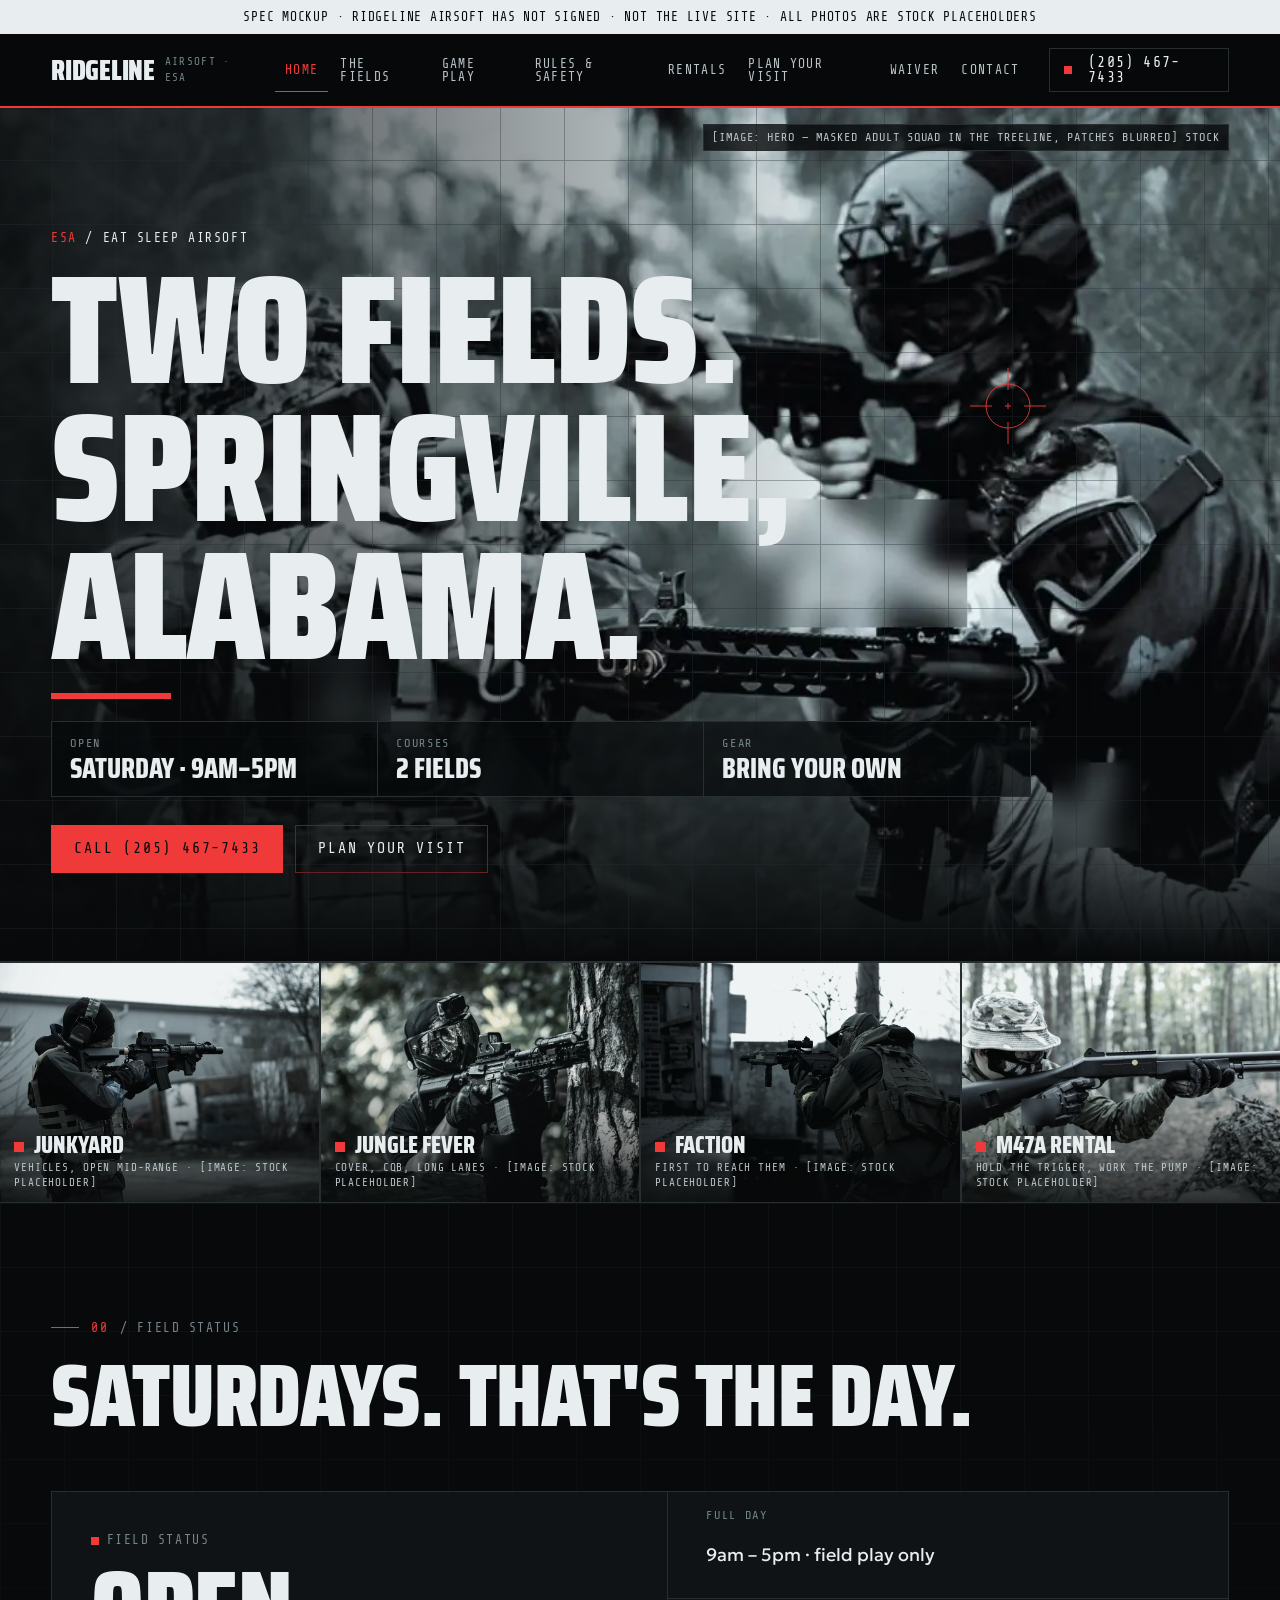
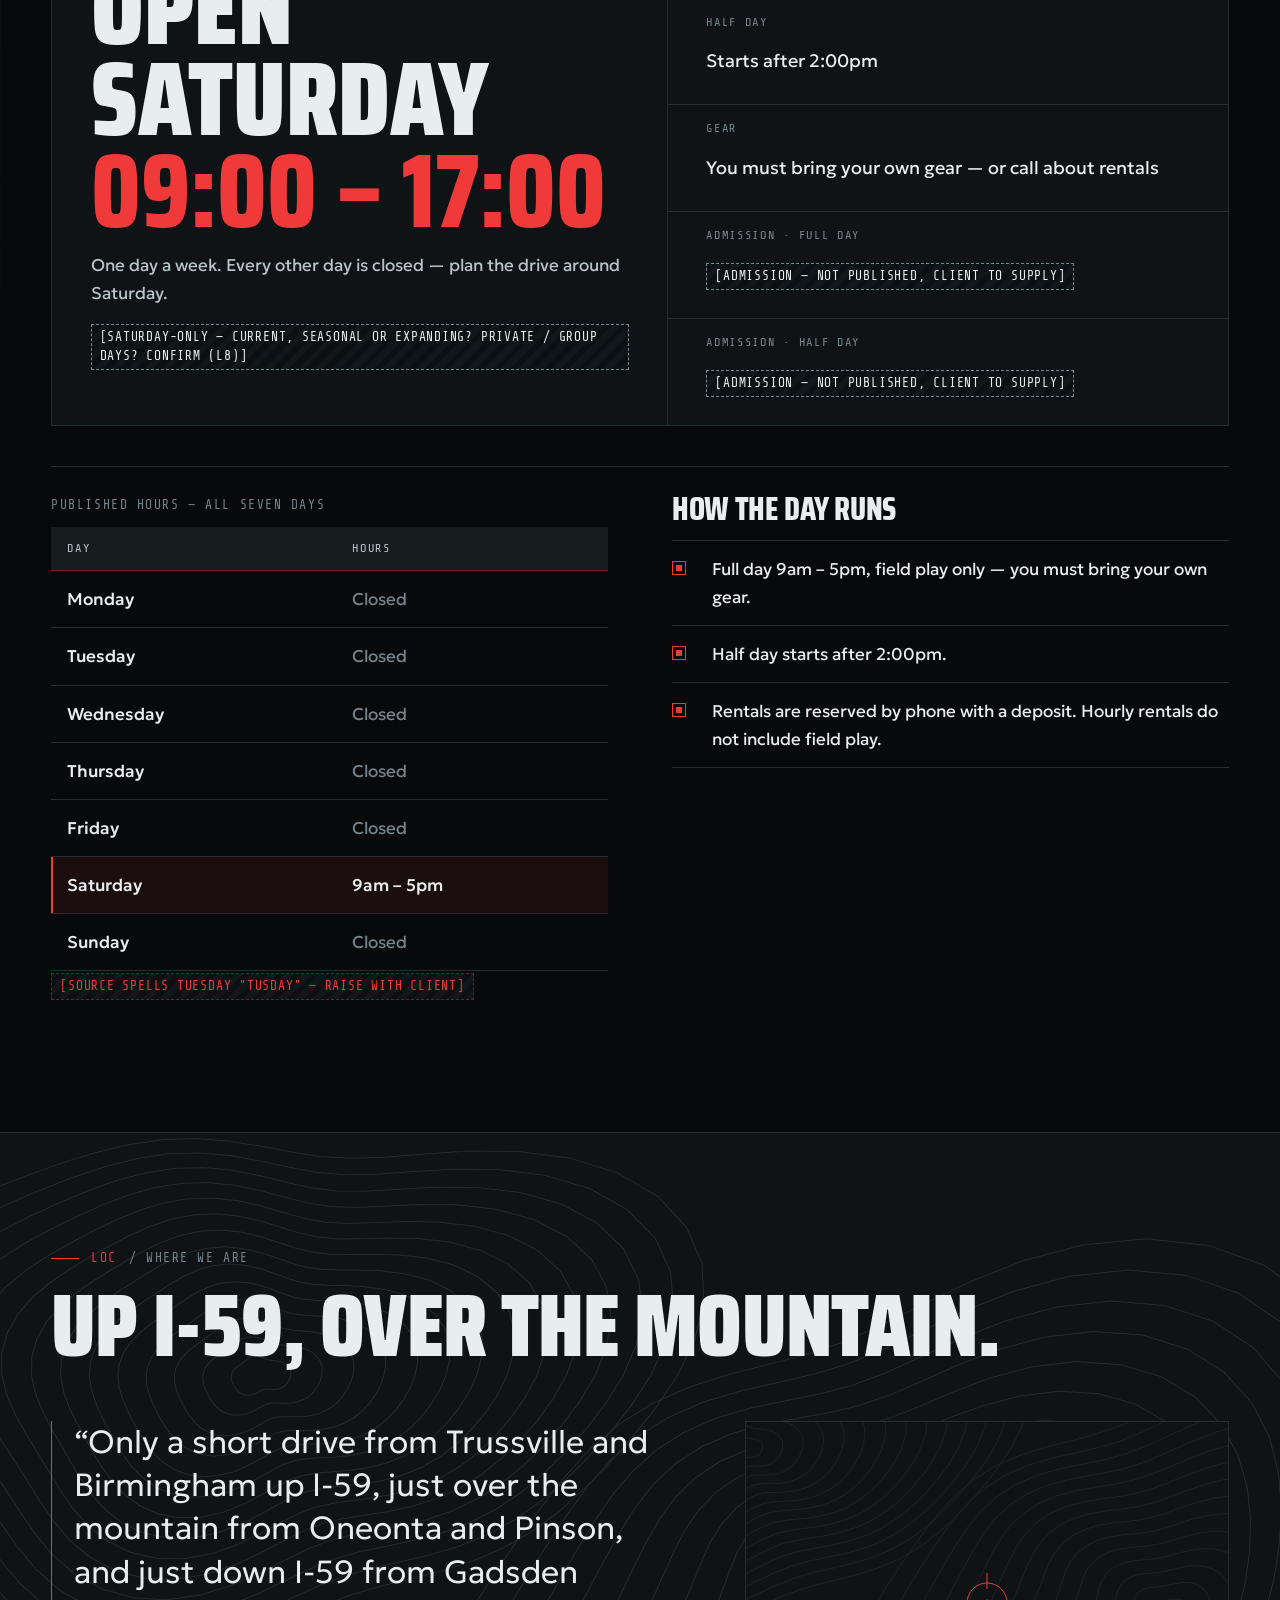
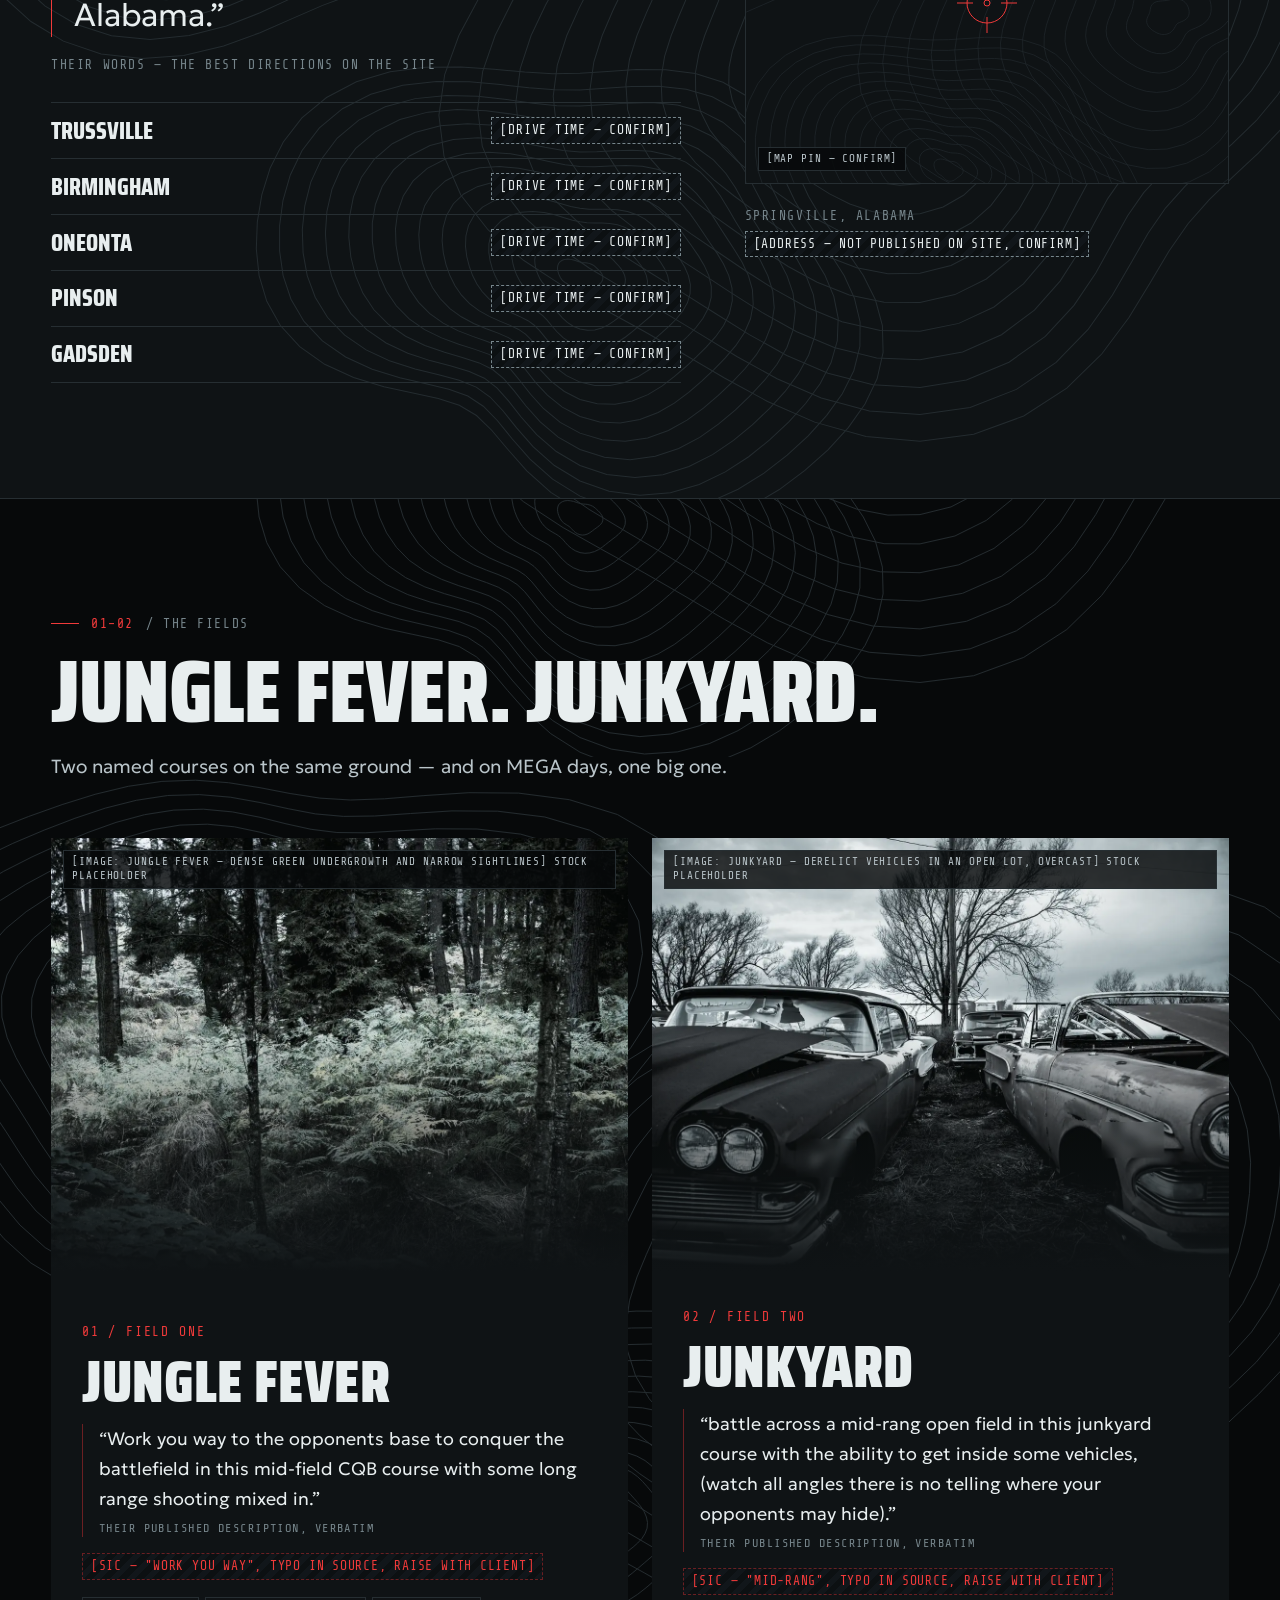
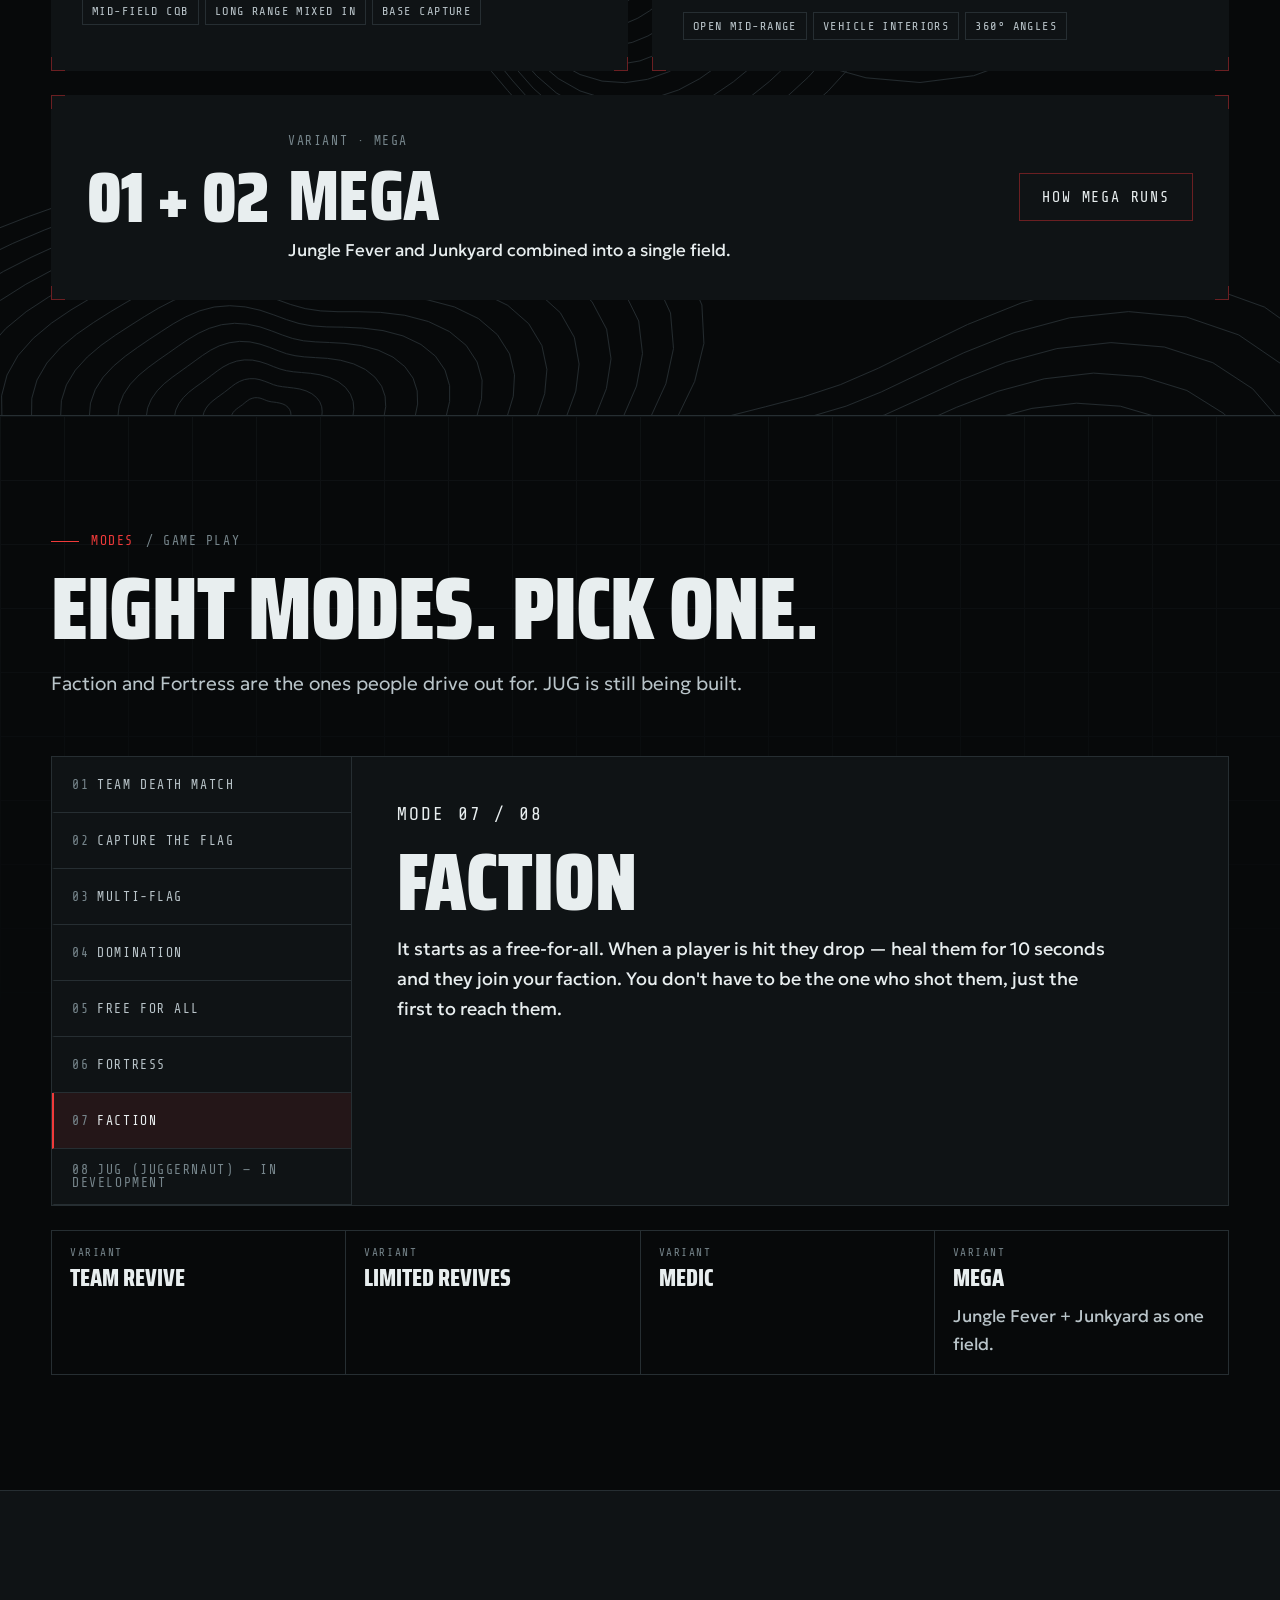
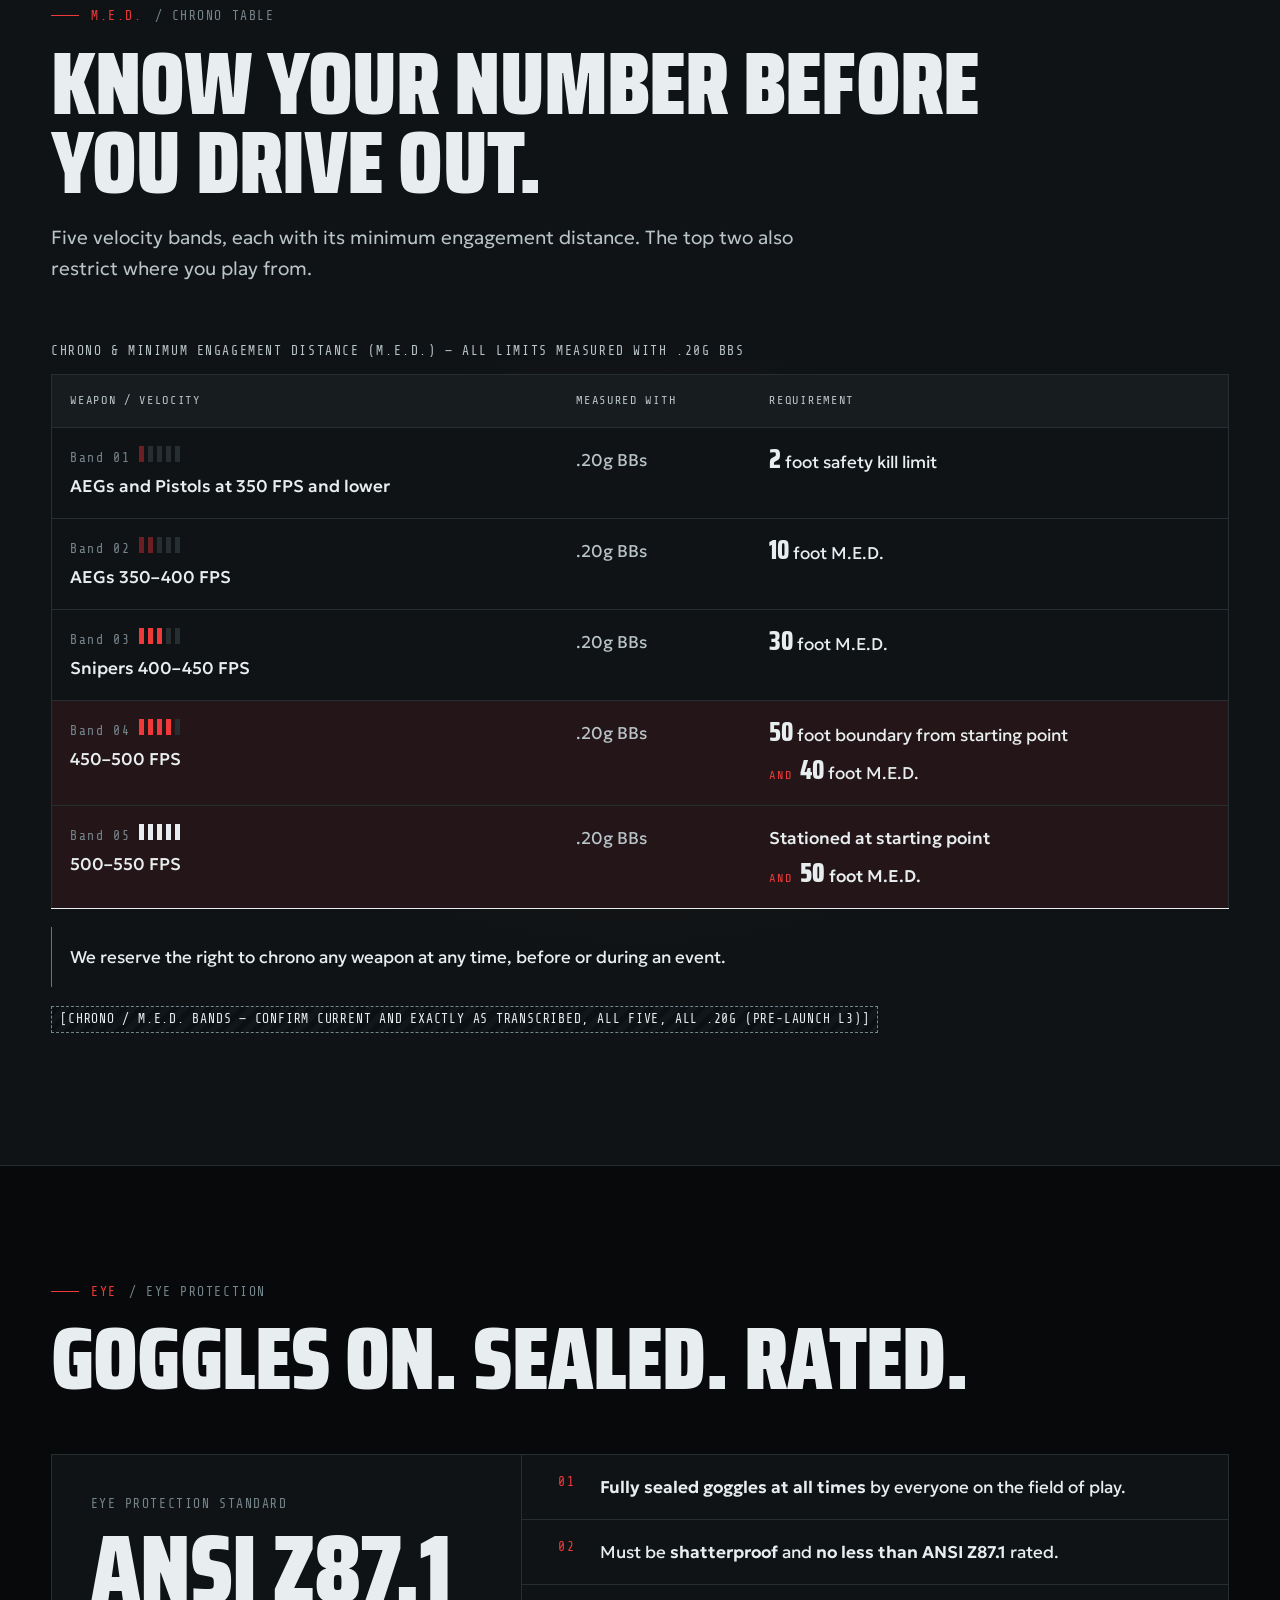
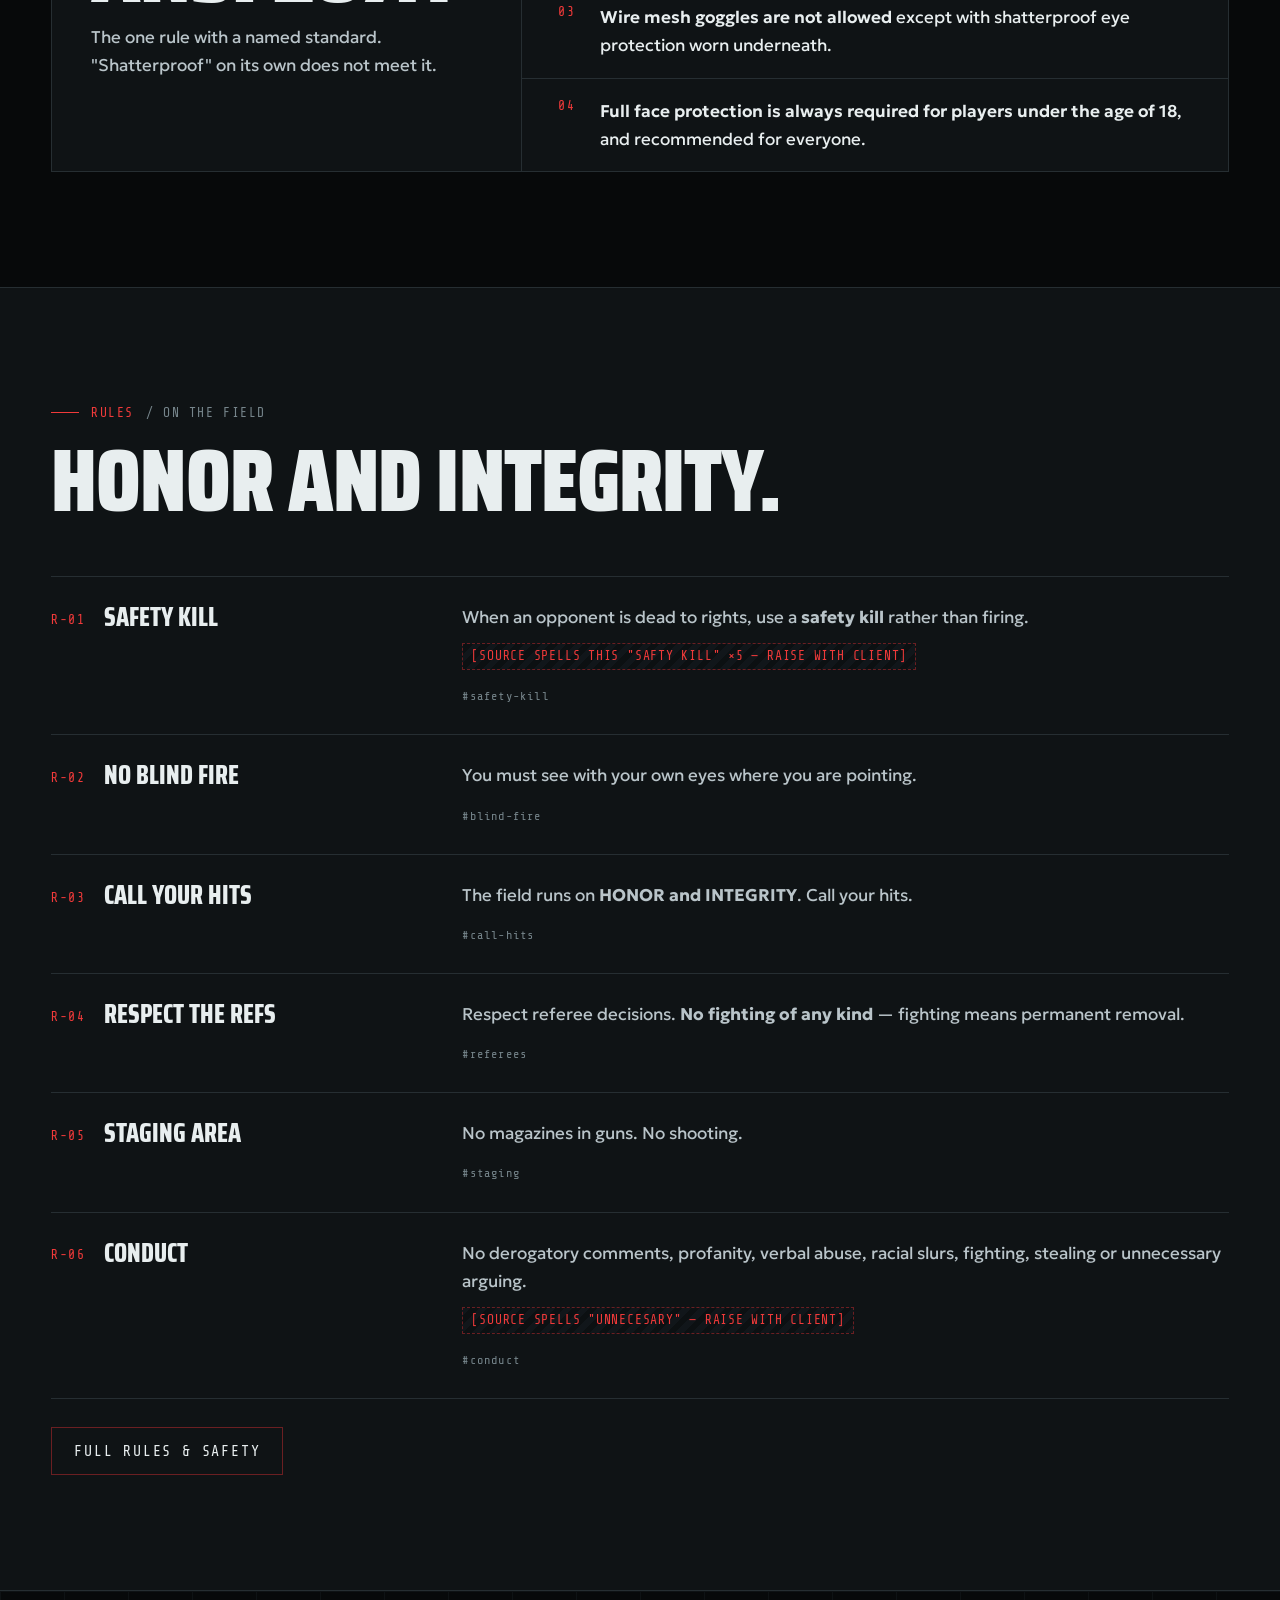
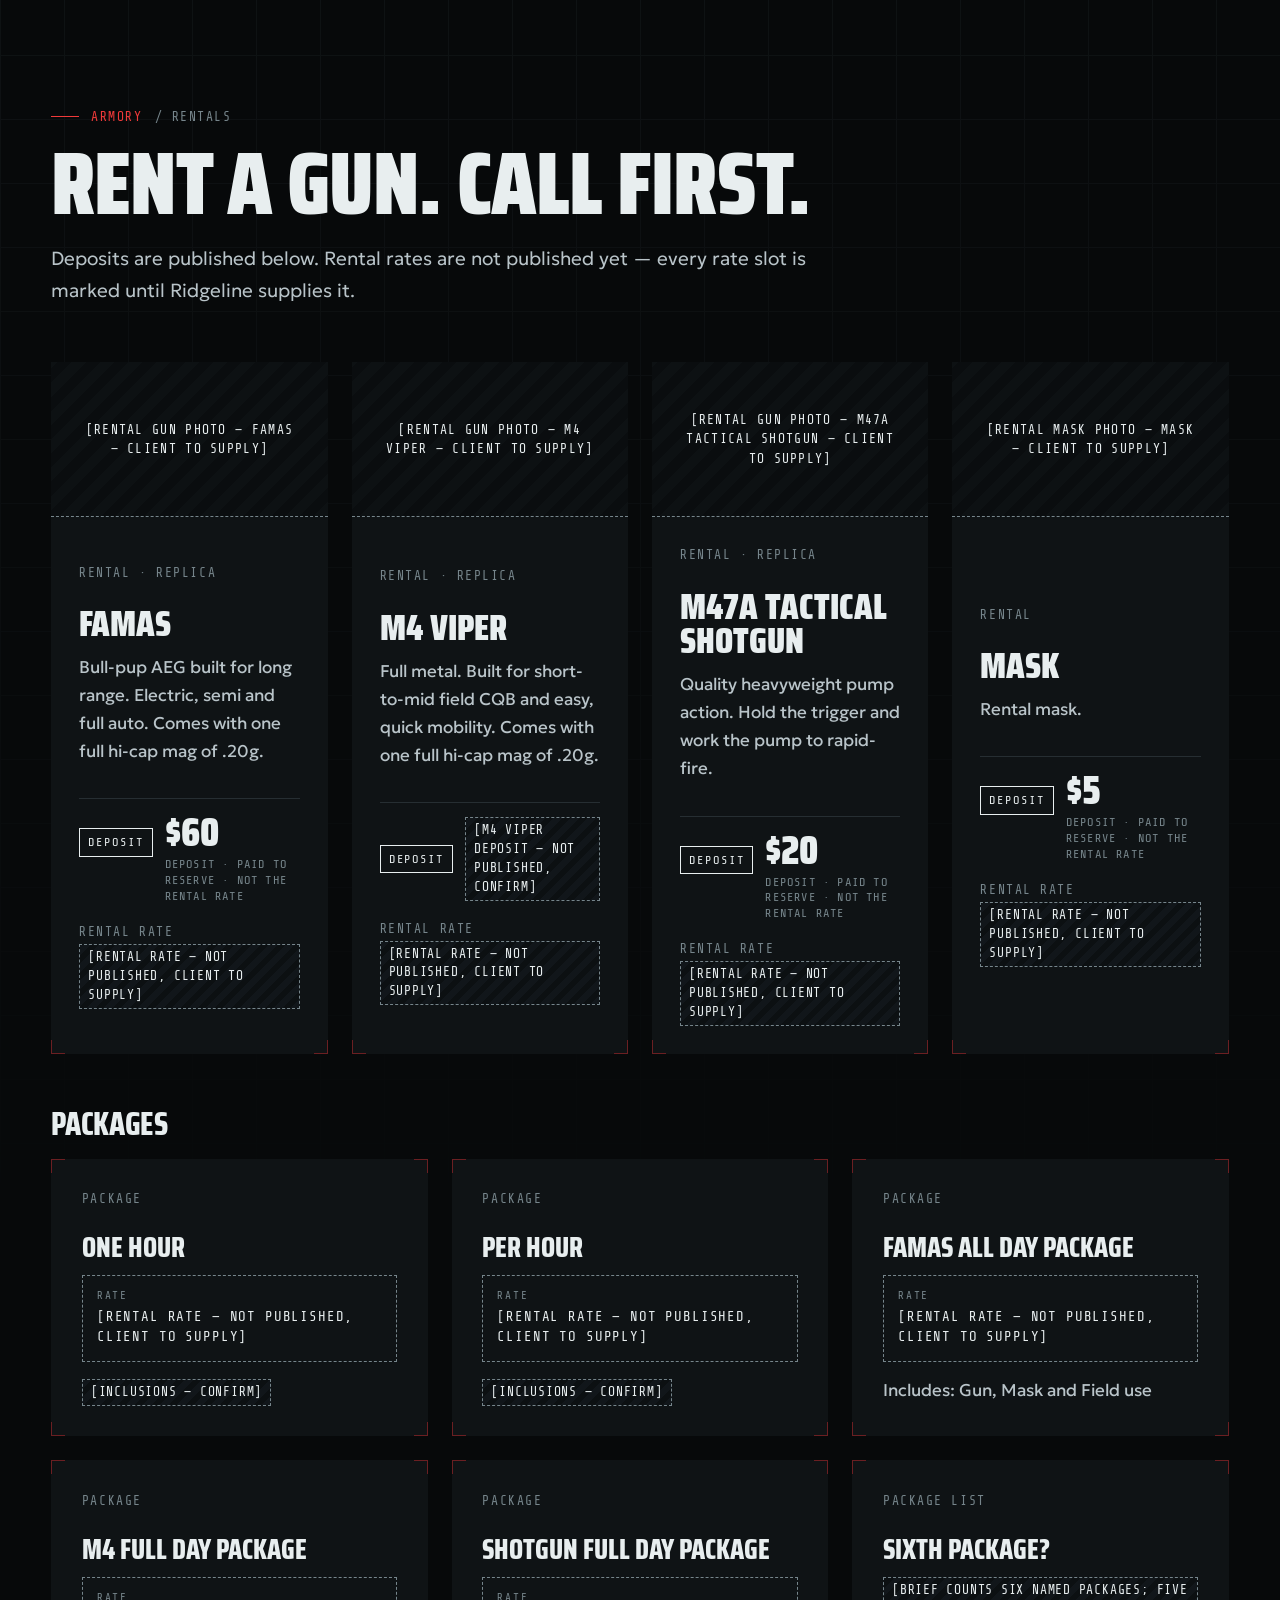
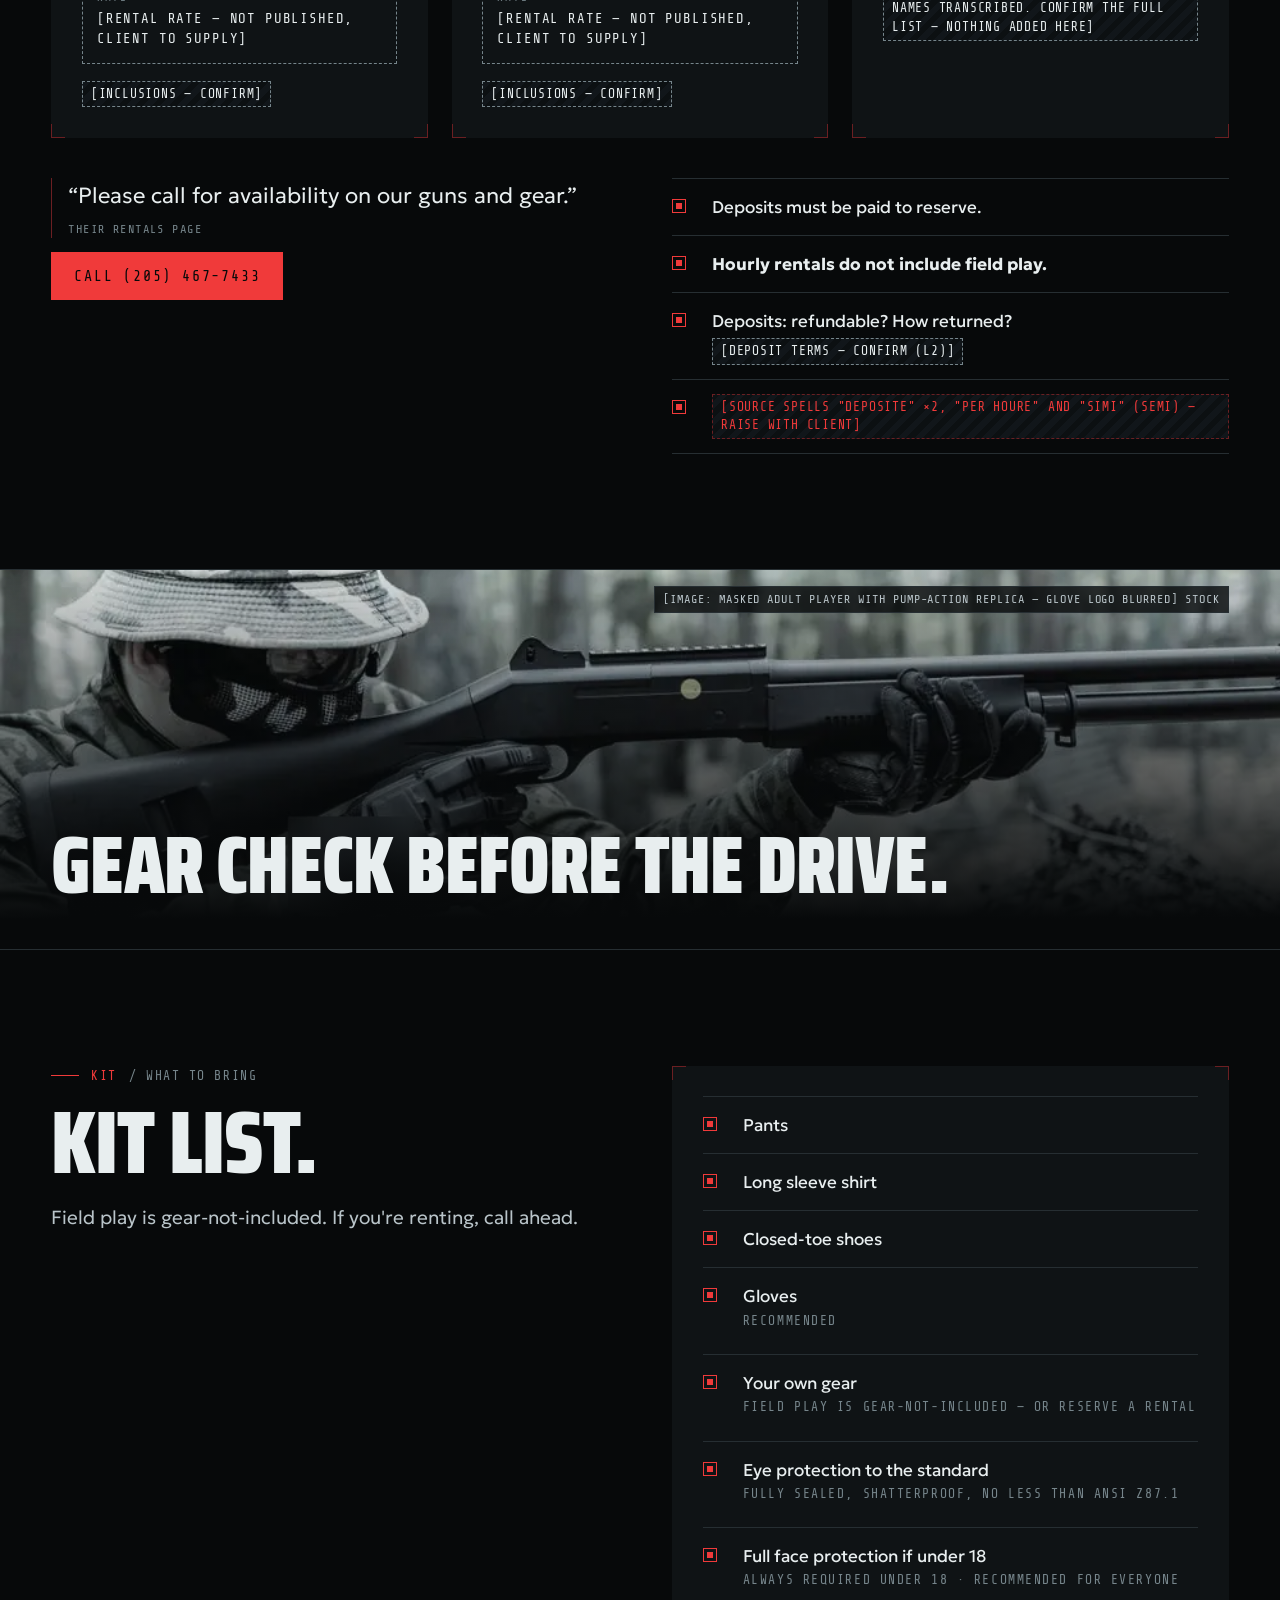
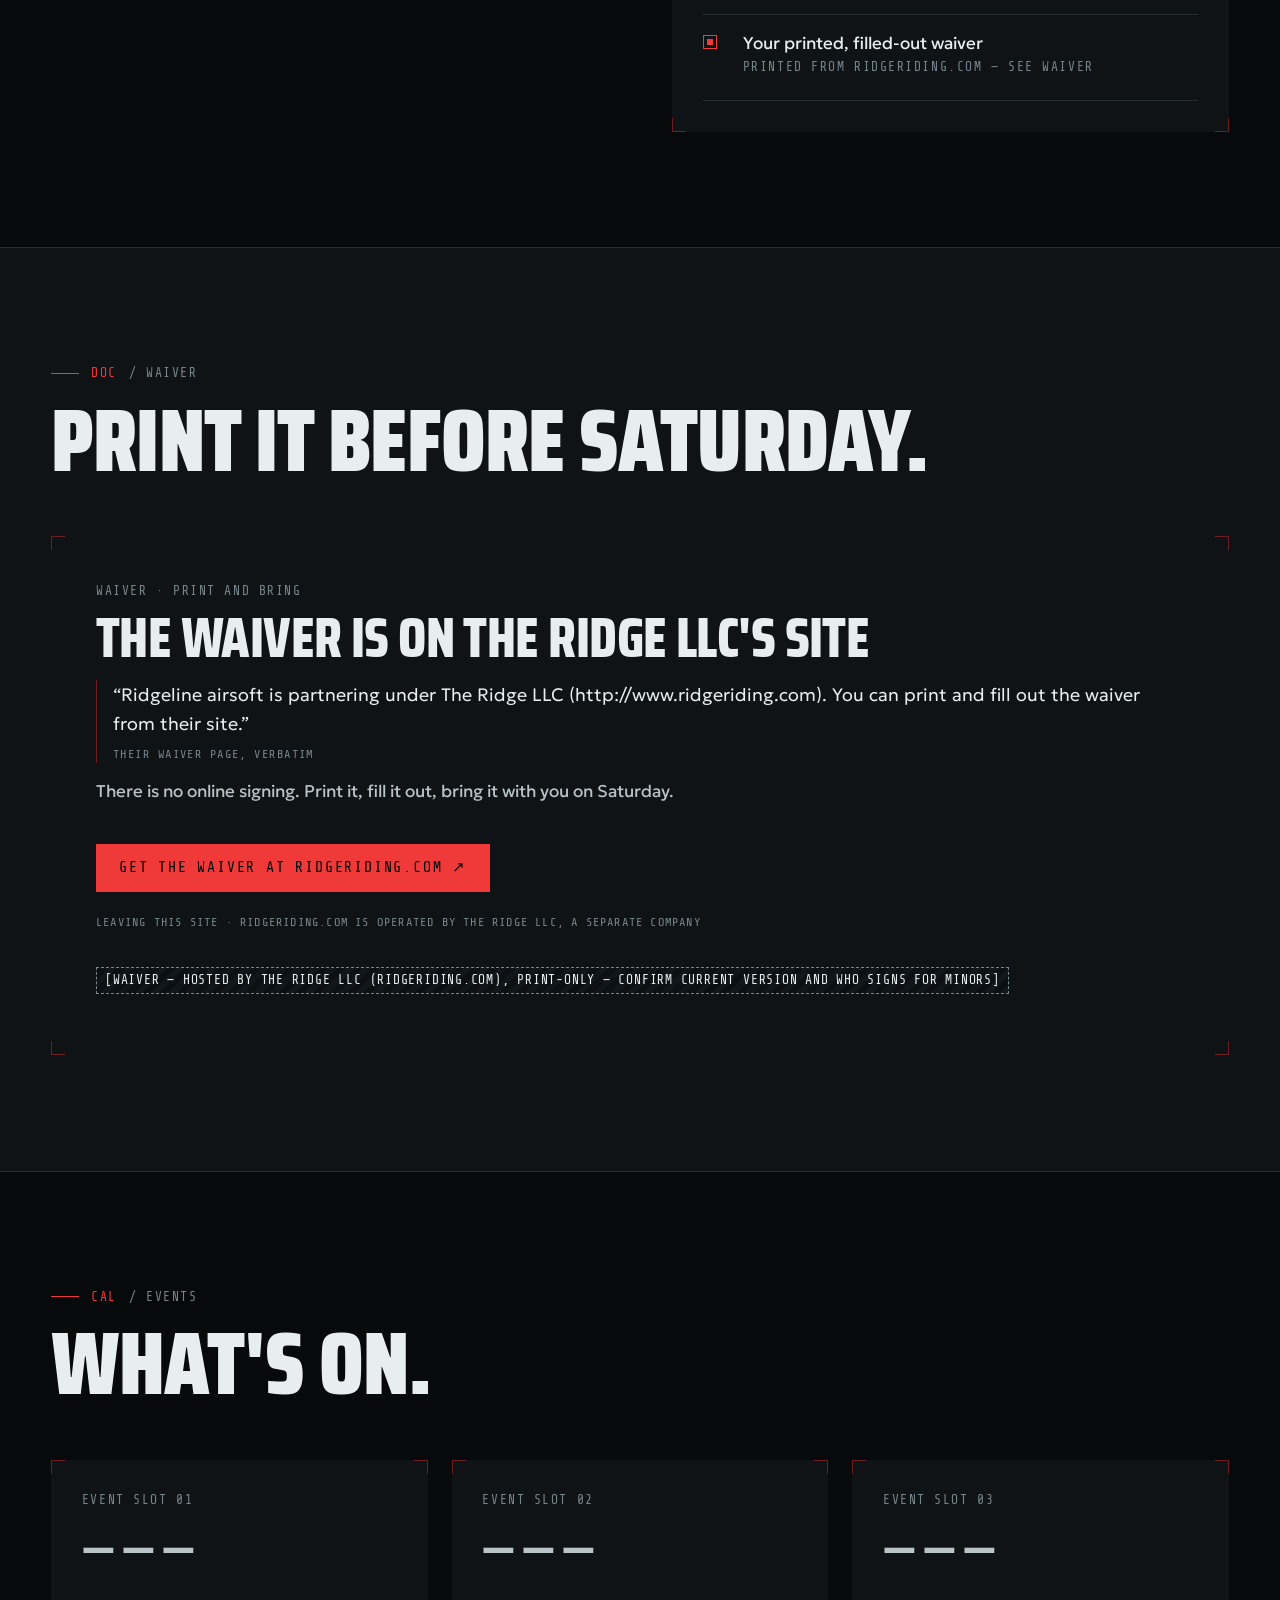
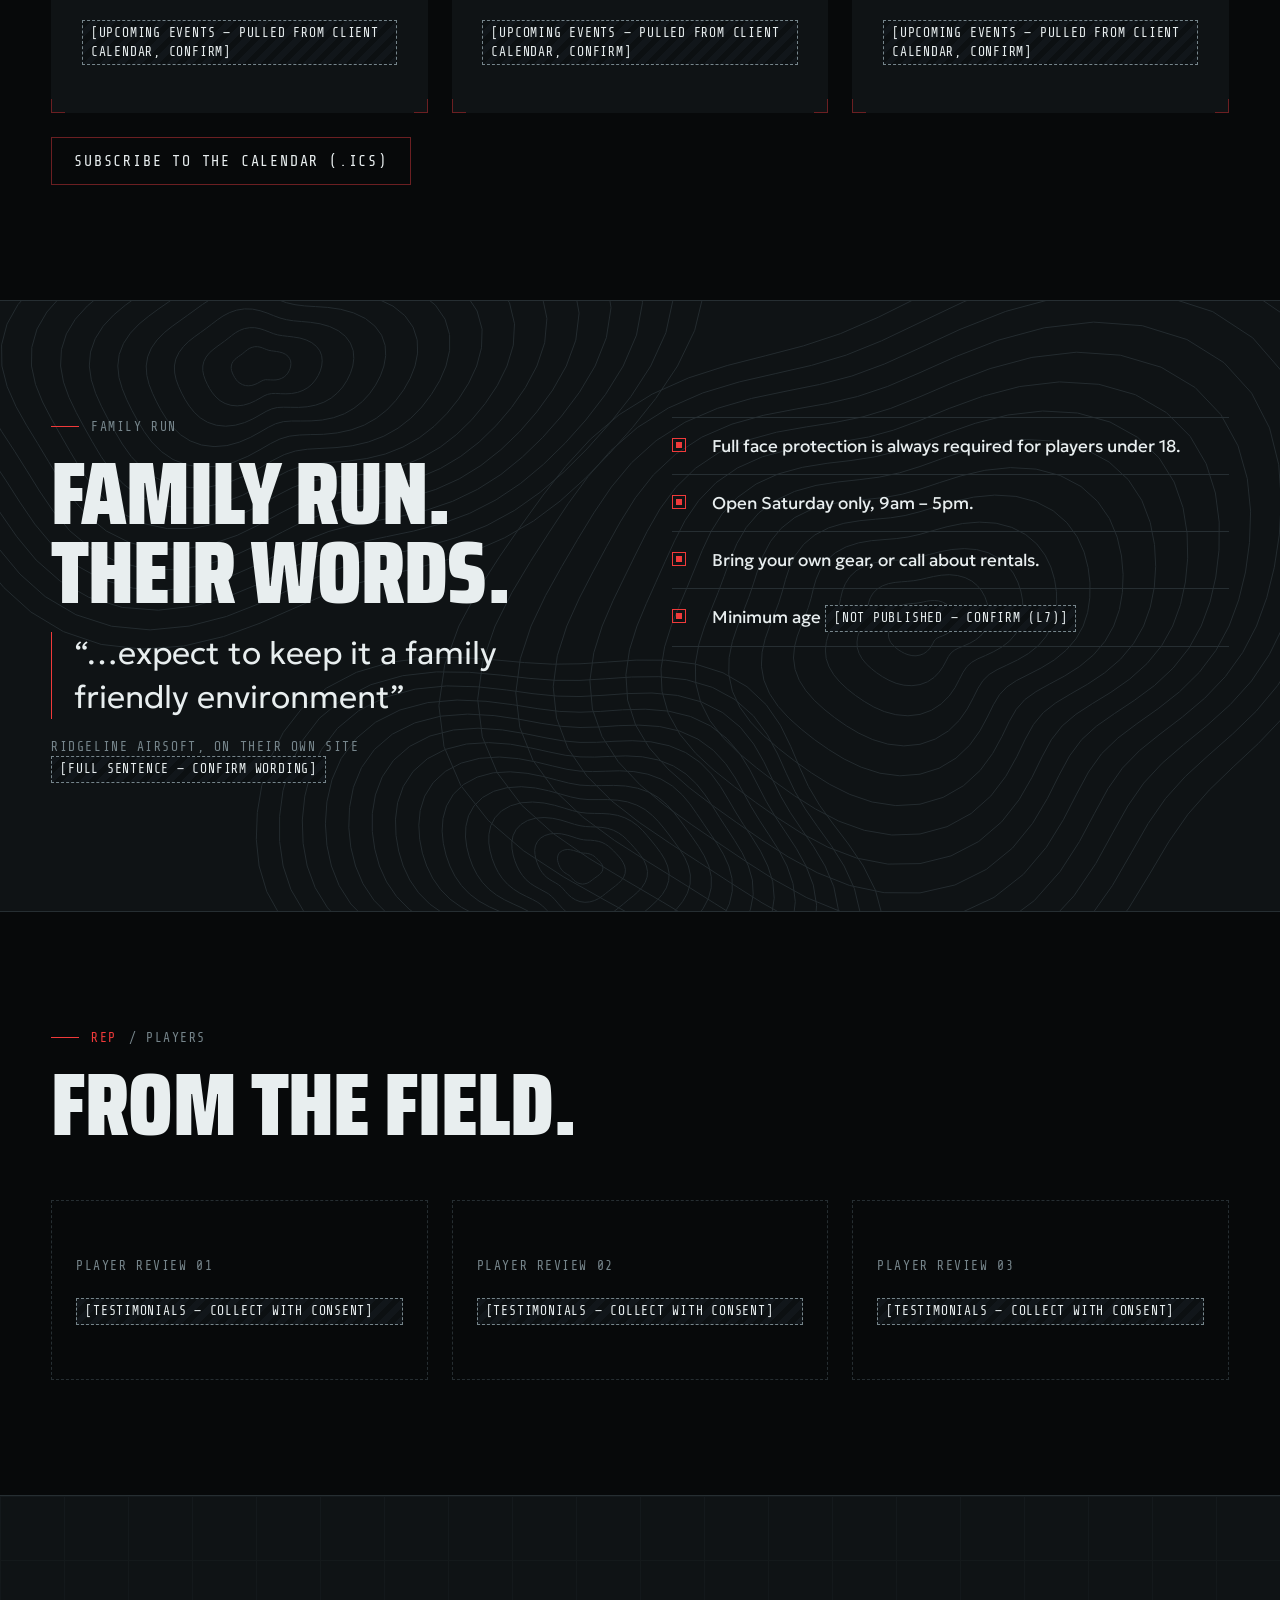
<file: index.html>
<!doctype html>
<html lang="en">
<head>
<meta charset="utf-8">
<meta name="viewport" content="width=device-width, initial-scale=1">
<title>Ridgeline Airsoft | Outdoor Airsoft Field in Springville, AL — near Trussville, Birmingham &amp; Gadsden</title>
<meta name="description" content="Two outdoor airsoft fields in Springville, Alabama — Jungle Fever and Junkyard. Open Saturdays 9am–5pm. Bring your own gear or call about rentals.">
<meta name="robots" content="noindex, nofollow">
<meta name="theme-color" content="#07090A">
<link rel="icon" href="assets/favicon.svg" type="image/svg+xml">
<link rel="preconnect" href="https://fonts.googleapis.com">
<link rel="preconnect" href="https://fonts.gstatic.com" crossorigin>
<link href="https://fonts.googleapis.com/css2?family=Geologica:wght@300;400;500;600&family=Saira+Condensed:wght@800;900&family=Share+Tech+Mono&display=swap" rel="stylesheet">
<link rel="stylesheet" href="styles.css">
<script type="application/ld+json">{"@context":"https://schema.org","@type":"SportsActivityLocation","name":"Ridgeline Airsoft","slogan":"Eat Sleep Airsoft","telephone":"+1-205-467-7433","address":{"@type":"PostalAddress","addressLocality":"Springville","addressRegion":"AL","addressCountry":"US"},"openingHoursSpecification":[{"@type":"OpeningHoursSpecification","dayOfWeek":"Saturday","opens":"09:00","closes":"17:00"}]}</script>
</head>
<body>
<a class="skip" href="#main">Skip to content</a>
<div class="mock-ribbon">Spec mockup · Ridgeline Airsoft has not signed · not the live site · all photos are stock placeholders</div>
<header class="site-head">
  <div class="wrap">
    <a class="brand" href="index.html" aria-label="Ridgeline Airsoft home"><span class="display">Ridgeline</span><span class="mono">Airsoft · ESA</span></a>
    <button class="menu-btn" aria-expanded="false" aria-controls="site-nav">Menu</button>
    <nav class="nav" id="site-nav" aria-label="Main">
      <ul><li><a href="index.html" aria-current="page">Home</a></li><li><a href="fields.html">The Fields</a></li><li><a href="game-play.html">Game Play</a></li><li><a href="rules.html">Rules &amp; Safety</a></li><li><a href="rentals.html">Rentals</a></li><li><a href="plan-your-visit.html">Plan Your Visit</a></li><li><a href="waiver.html">Waiver</a></li><li><a href="contact.html">Contact</a></li></ul>
    </nav>
    <a class="head-call" href="tel:+12054677433"><span class="pulse-dot" aria-hidden="true"></span>(205) 467-7433</a>
  </div>
</header>
<main id="main">

<section class="hero" aria-labelledby="hero-h">
  <picture>
    <source media="(max-width: 699px)" srcset="assets/img/PLACEHOLDER-hero-squad-mobile.webp" width="900" height="1200">
    <img src="assets/img/PLACEHOLDER-hero-squad.webp" alt="Five masked adult airsoft players kneeling and aiming replicas at the edge of a pine treeline" width="1920" height="1080" fetchpriority="high">
  </picture>
  <div class="grid-overlay" aria-hidden="true"></div>
  <svg class="reticle" viewBox="0 0 84 84" aria-hidden="true" fill="none" stroke="currentColor" stroke-width="1"><circle cx="42" cy="42" r="22"/><path d="M42 4v22M42 58v22M4 42h22M58 42h22"/><path d="M42 39v6M39 42h6"/></svg>
  <span class="img-label">[IMAGE: hero — masked adult squad in the treeline, patches blurred] stock</span>
  <div class="wrap hero-inner">
    <p class="mono tagline"><b>ESA</b> / Eat Sleep Airsoft</p>
    <h1 class="display" id="hero-h">Two fields. Springville, Alabama.</h1>
    <div class="hud-strip">
      <div><span class="k">Open</span><span class="v">Saturday · 9am–5pm</span></div>
      <div><span class="k">Courses</span><span class="v"><span data-count="2" class="rv">2</span> fields</span></div>
      <div><span class="k">Gear</span><span class="v">Bring your own</span></div>
    </div>
    <div class="btn-row">
      <a class="btn btn--primary" href="tel:+12054677433">Call (205) 467-7433</a>
      <a class="btn btn--ghost" href="plan-your-visit.html">Plan your visit</a>
    </div>
  </div>
</section>
<div class="field-strip" aria-label="On the field"><figure><img src="assets/img/PLACEHOLDER-player-junkyard.webp" alt="Masked adult player aiming a replica rifle across a yard of derelict vehicles" width="1200" height="900" loading="lazy"><figcaption><span class="t">Junkyard</span><span class="s">Vehicles, open mid-range · [IMAGE: stock placeholder]</span></figcaption></figure><figure><img src="assets/img/PLACEHOLDER-player-treeline.webp" alt="Masked adult player aiming from behind a tree trunk" width="1200" height="900" loading="lazy"><figcaption><span class="t">Jungle Fever</span><span class="s">Cover, CQB, long lanes · [IMAGE: stock placeholder]</span></figcaption></figure><figure><img src="assets/img/PLACEHOLDER-player-cqb.webp" alt="Masked adult player in plate carrier moving along a concrete wall, rifle up" width="1200" height="900" loading="lazy"><figcaption><span class="t">Faction</span><span class="s">First to reach them · [IMAGE: stock placeholder]</span></figcaption></figure><figure><img src="assets/img/PLACEHOLDER-player-shotgun.webp" alt="Masked adult player aiming a pump-action replica shotgun in autumn woods" width="1200" height="900" loading="lazy"><figcaption><span class="t">M47A rental</span><span class="s">Hold the trigger, work the pump · [IMAGE: stock placeholder]</span></figcaption></figure></div>

<section class="section section--grid" aria-labelledby="status-h">
  <div class="wrap">
    <div class="sec-head"><p class="eyebrow"><b>00</b> / Field status</p><h2 class="display" id="status-h">Saturdays. That's the day.</h2></div>
    <div class="status brk rv">
  <div class="status-main">
    <p class="mono"><span class="pulse-dot" aria-hidden="true"></span>Field status</p>
    <p class="open">Open Saturday <span>09:00 – 17:00</span></p>
    <p>One day a week. Every other day is closed — plan the drive around Saturday.</p>
    <p><span class="flag ">[SATURDAY-ONLY — CURRENT, SEASONAL OR EXPANDING? PRIVATE / GROUP DAYS? CONFIRM (L8)]</span></p>
  </div>
  <ul class="status-facts">
    <li><span class="k">Full day</span><span class="v">9am – 5pm · field play only</span></li>
    <li><span class="k">Half day</span><span class="v">Starts after 2:00pm</span></li>
    <li><span class="k">Gear</span><span class="v">You must bring your own gear — or call about rentals</span></li>
    <li><span class="k">Admission · full day</span><span class="v"><span class="flag ">[ADMISSION — NOT PUBLISHED, CLIENT TO SUPPLY]</span></span></li>
    <li><span class="k">Admission · half day</span><span class="v"><span class="flag ">[ADMISSION — NOT PUBLISHED, CLIENT TO SUPPLY]</span></span></li>
  </ul>
</div>
    <div class="rule-draw rv" style="margin-top:40px"></div>
    <div class="split"><div><table class="dtable hours">
  <caption>Published hours — all seven days</caption>
  <thead><tr><th scope="col">Day</th><th scope="col">Hours</th></tr></thead>
  <tbody><tr class=""><th scope="row">Monday</th><td class="closed">Closed</td></tr><tr class=""><th scope="row">Tuesday</th><td class="closed">Closed</td></tr><tr class=""><th scope="row">Wednesday</th><td class="closed">Closed</td></tr><tr class=""><th scope="row">Thursday</th><td class="closed">Closed</td></tr><tr class=""><th scope="row">Friday</th><td class="closed">Closed</td></tr><tr class="is-open"><th scope="row">Saturday</th><td class="is-open">9am – 5pm</td></tr><tr class=""><th scope="row">Sunday</th><td class="closed">Closed</td></tr></tbody>
</table><p><span class="flag flag--sic">[SOURCE SPELLS TUESDAY "TUSDAY" — RAISE WITH CLIENT]</span></p></div><div><h3 class="display" style="font-size:2rem">How the day runs</h3><ul class="checklist"><li><span>Full day 9am – 5pm, field play only — you must bring your own gear.</span></li><li><span>Half day starts after 2:00pm.</span></li><li><span>Rentals are reserved by phone with a deposit. Hourly rentals do not include field play.</span></li></ul></div></div>
  </div>
</section>

<section class="section section--panel section--topo" aria-labelledby="where-h">
  <div class="wrap">
    <div class="sec-head"><p class="eyebrow"><b>LOC</b> / Where we are</p><h2 class="display" id="where-h">Up I-59, over the mountain.</h2></div>
    <div class="split split--wide-left">
  <div>
    <blockquote class="big-quote">“Only a short drive from Trussville and Birmingham up I-59, just over the mountain from Oneonta and Pinson, and just down I-59 from Gadsden Alabama.”</blockquote>
    <p class="mono">Their words — the best directions on the site</p>
    <ul class="loc-list" style="margin-top:28px"><li><span class="town">Trussville</span><span class="flag ">[DRIVE TIME — CONFIRM]</span></li><li><span class="town">Birmingham</span><span class="flag ">[DRIVE TIME — CONFIRM]</span></li><li><span class="town">Oneonta</span><span class="flag ">[DRIVE TIME — CONFIRM]</span></li><li><span class="town">Pinson</span><span class="flag ">[DRIVE TIME — CONFIRM]</span></li><li><span class="town">Gadsden</span><span class="flag ">[DRIVE TIME — CONFIRM]</span></li></ul>
  </div>
  <div>
    <div class="map-frame brk"><svg class="pin" viewBox="0 0 64 64" aria-hidden="true" fill="none" stroke="currentColor" stroke-width="1"><circle cx="32" cy="32" r="20"/><circle cx="32" cy="32" r="3"/><path d="M32 2v16M32 46v16M2 32h16M46 32h16"/></svg><span class="ph-cap" style="top:auto;bottom:12px">[MAP PIN — CONFIRM]</span></div>
    <p style="margin-top:16px"><span class="mono">Springville, Alabama</span><br><span class="flag ">[ADDRESS — NOT PUBLISHED ON SITE, CONFIRM]</span></p>
    
  </div>
</div>
  </div>
</section>

<section class="section section--topo" aria-labelledby="fields-h">
  <div class="wrap">
    <div class="sec-head"><p class="eyebrow"><b>01–02</b> / The fields</p><h2 class="display" id="fields-h">Jungle Fever. Junkyard.</h2><p class="lede">Two named courses on the same ground — and on MEGA days, one big one.</p></div>
    <div class="mosaic"><a class="field-card brk rv" href="fields.html#jungle-fever">
  <figure><img src="assets/img/PLACEHOLDER-field-jungle-fever.webp" alt="Dense fern undergrowth between pine trunks, graded cold and near-monochrome" width="1200" height="900" loading="lazy"><figcaption>[IMAGE: jungle fever — dense green undergrowth and narrow sightlines] stock placeholder</figcaption></figure>
  <div class="body">
    <span class="fno">01 / FIELD ONE</span>
    <h3>Jungle Fever</h3>
    <blockquote class="quote">“Work you way to the opponents base to conquer the battlefield in this mid-field CQB course with some long range shooting mixed in.”<cite>Their published description, verbatim</cite></blockquote>
    <p><span class="flag flag--sic">[SIC — "Work you way", TYPO IN SOURCE, RAISE WITH CLIENT]</span></p>
    <ul class="tags"><li>Mid-field CQB</li><li>Long range mixed in</li><li>Base capture</li></ul>
  </div>
</a><a class="field-card brk rv" href="fields.html#junkyard">
  <figure><img src="assets/img/PLACEHOLDER-field-junkyard.webp" alt="Two derelict 1950s sedans facing each other in long grass under an overcast sky" width="1200" height="900" loading="lazy"><figcaption>[IMAGE: junkyard — derelict vehicles in an open lot, overcast] stock placeholder</figcaption></figure>
  <div class="body">
    <span class="fno">02 / FIELD TWO</span>
    <h3>Junkyard</h3>
    <blockquote class="quote">“battle across a mid-rang open field in this junkyard course with the ability to get inside some vehicles, (watch all angles there is no telling where your opponents may hide).”<cite>Their published description, verbatim</cite></blockquote>
    <p><span class="flag flag--sic">[SIC — "mid-rang", TYPO IN SOURCE, RAISE WITH CLIENT]</span></p>
    <ul class="tags"><li>Open mid-range</li><li>Vehicle interiors</li><li>360° angles</li></ul>
  </div>
</a><div class="mega brk panel rv">
  <span class="display" aria-hidden="true">01 + 02</span>
  <div><p class="mono">Variant · MEGA</p><h3 class="display" style="margin:0 0 8px">MEGA</h3><p style="margin:0;color:var(--bone)">Jungle Fever and Junkyard combined into a single field.</p></div>
  <a class="btn btn--ghost" href="game-play.html#mega">How MEGA runs</a>
</div></div>
  </div>
</section>

<section class="section section--grid" aria-labelledby="modes-h">
  <div class="wrap">
    <div class="sec-head"><p class="eyebrow"><b>MODES</b> / Game play</p><h2 class="display" id="modes-h">Eight modes. Pick one.</h2><p class="lede">Faction and Fortress are the ones people drive out for. JUG is still being built.</p></div>
    <div class="selector brk rv" data-selector>
  <div class="sel-list" role="tablist" aria-label="Game modes"><button role="tab" id="home-modes-tab-tdm" aria-controls="home-modes-tdm" aria-selected="true" data-hash="tdm"><span class="n">01</span>Team Death Match</button><button role="tab" id="home-modes-tab-ctf" aria-controls="home-modes-ctf" aria-selected="false" data-hash="ctf"><span class="n">02</span>Capture the Flag</button><button role="tab" id="home-modes-tab-multi-flag" aria-controls="home-modes-multi-flag" aria-selected="false" data-hash="multi-flag"><span class="n">03</span>Multi-Flag</button><button role="tab" id="home-modes-tab-domination" aria-controls="home-modes-domination" aria-selected="false" data-hash="domination"><span class="n">04</span>Domination</button><button role="tab" id="home-modes-tab-ffa" aria-controls="home-modes-ffa" aria-selected="false" data-hash="ffa"><span class="n">05</span>Free For All</button><button role="tab" id="home-modes-tab-fortress" aria-controls="home-modes-fortress" aria-selected="false" data-hash="fortress"><span class="n">06</span>Fortress</button><button role="tab" id="home-modes-tab-faction" aria-controls="home-modes-faction" aria-selected="false" data-hash="faction" data-default><span class="n">07</span>Faction</button><button role="tab" id="home-modes-tab-jug" aria-controls="home-modes-jug" aria-selected="false" data-hash="jug" class="is-dev"><span class="n">08</span>JUG (Juggernaut) — in development</button></div>
  <div class="sel-panel" role="tabpanel" id="home-modes-tdm" aria-labelledby="home-modes-tab-tdm" tabindex="0">
  <div><p class="mono">Mode 01 / 08</p><h3>Team Death Match</h3><p><span class="flag ">[TEAM DEATH MATCH — RULES SUMMARY NOT PUBLISHED, CONFIRM]</span></p></div>
</div><div class="sel-panel" role="tabpanel" id="home-modes-ctf" aria-labelledby="home-modes-tab-ctf" tabindex="0" hidden>
  <div><p class="mono">Mode 02 / 08</p><h3>Capture the Flag</h3><p><span class="flag ">[CAPTURE THE FLAG — RULES SUMMARY NOT PUBLISHED, CONFIRM]</span></p></div>
</div><div class="sel-panel" role="tabpanel" id="home-modes-multi-flag" aria-labelledby="home-modes-tab-multi-flag" tabindex="0" hidden>
  <div><p class="mono">Mode 03 / 08</p><h3>Multi-Flag</h3><p>Five flags. First to three wins. Flags are taken one at a time.</p></div>
</div><div class="sel-panel" role="tabpanel" id="home-modes-domination" aria-labelledby="home-modes-tab-domination" tabindex="0" hidden>
  <div><p class="mono">Mode 04 / 08</p><h3>Domination</h3><p><span class="flag ">[DOMINATION — RULES SUMMARY NOT PUBLISHED, CONFIRM]</span></p></div>
</div><div class="sel-panel" role="tabpanel" id="home-modes-ffa" aria-labelledby="home-modes-tab-ffa" tabindex="0" hidden>
  <div><p class="mono">Mode 05 / 08</p><h3>Free For All</h3><p><span class="flag ">[FREE FOR ALL — RULES SUMMARY NOT PUBLISHED, CONFIRM]</span></p></div>
</div><div class="sel-panel" role="tabpanel" id="home-modes-fortress" aria-labelledby="home-modes-tab-fortress" tabindex="0" hidden>
  <div><p class="mono">Mode 06 / 08</p><h3>Fortress</h3><p>One team defends a fort on a timer with a set number of revives. The attackers have unlimited revives.</p></div>
</div><div class="sel-panel" role="tabpanel" id="home-modes-faction" aria-labelledby="home-modes-tab-faction" tabindex="0" hidden>
  <div><p class="mono">Mode 07 / 08</p><h3>Faction</h3><p>It starts as a free-for-all. When a player is hit they drop — heal them for 10 seconds and they join your faction. You don't have to be the one who shot them, just the first to reach them.</p></div>
</div><div class="sel-panel is-dev" role="tabpanel" id="home-modes-jug" aria-labelledby="home-modes-tab-jug" tabindex="0" hidden>
  <div><p class="mono">Mode 08 / 08</p><h3>JUG (Juggernaut)</h3><p><span class="dev-badge">In development</span></p><p>Juggernaut is listed by the field as <strong>"in the works"</strong>. It is not a live mode yet.</p><p><span class="flag ">[JUG RULES + LAUNCH DATE — CONFIRM WHEN IT GOES LIVE]</span></p></div>
</div>
</div>
<ul class="variants" aria-label="Variants"><li id="team-revive"><span class="k">Variant</span><span class="v">Team Revive</span></li><li id="limited-revives"><span class="k">Variant</span><span class="v">Limited Revives</span></li><li id="medic"><span class="k">Variant</span><span class="v">Medic</span></li><li id="mega"><span class="k">Variant</span><span class="v">MEGA</span><p style="margin:8px 0 0">Jungle Fever + Junkyard as one field.</p></li></ul>
  </div>
</section>

<section class="section section--panel" aria-labelledby="chrono-h" id="chrono">
  <div class="wrap">
    <div class="sec-head"><p class="eyebrow"><b>M.E.D.</b> / Chrono table</p><h2 class="display" id="chrono-h">Know your number before you drive out.</h2><p class="lede">Five velocity bands, each with its minimum engagement distance. The top two also restrict where you play from.</p></div>
    <div class="chrono-wrap">
<table class="chrono rv" id="chrono-table">
  <caption>Chrono &amp; minimum engagement distance (M.E.D.) — all limits measured with .20g BBs</caption>
  <thead><tr><th scope="col">Weapon / velocity</th><th scope="col">Measured with</th><th scope="col">Requirement</th></tr></thead>
  <tbody>
<tr class="band-1">
  <th scope="row"><span class="band-no">Band 01 <span class="ticks" aria-hidden="true"><i></i><i></i><i></i><i></i><i></i></span></span>AEGs and Pistols at 350 FPS and lower</th>
  <td data-label="BB weight">.20g BBs</td>
  <td data-label="Requirement"><span class="cond"><span class="dist" data-count="2">2</span> foot safety kill limit</span></td>
</tr>
<tr class="band-2">
  <th scope="row"><span class="band-no">Band 02 <span class="ticks" aria-hidden="true"><i></i><i></i><i></i><i></i><i></i></span></span>AEGs 350–400 FPS</th>
  <td data-label="BB weight">.20g BBs</td>
  <td data-label="Requirement"><span class="cond"><span class="dist" data-count="10">10</span> foot M.E.D.</span></td>
</tr>
<tr class="band-3">
  <th scope="row"><span class="band-no">Band 03 <span class="ticks" aria-hidden="true"><i></i><i></i><i></i><i></i><i></i></span></span>Snipers 400–450 FPS</th>
  <td data-label="BB weight">.20g BBs</td>
  <td data-label="Requirement"><span class="cond"><span class="dist" data-count="30">30</span> foot M.E.D.</span></td>
</tr>
<tr class="band-4">
  <th scope="row"><span class="band-no">Band 04 <span class="ticks" aria-hidden="true"><i></i><i></i><i></i><i></i><i></i></span></span>450–500 FPS</th>
  <td data-label="BB weight">.20g BBs</td>
  <td data-label="Requirement"><span class="cond"><span class="dist" data-count="50">50</span> foot boundary from starting point</span><span class="cond"><span class="and">And</span><span class="dist" data-count="40">40</span> foot M.E.D.</span></td>
</tr>
<tr class="band-5">
  <th scope="row"><span class="band-no">Band 05 <span class="ticks" aria-hidden="true"><i></i><i></i><i></i><i></i><i></i></span></span>500–550 FPS</th>
  <td data-label="BB weight">.20g BBs</td>
  <td data-label="Requirement"><span class="cond">Stationed at starting point</span><span class="cond"><span class="and">And</span><span class="dist" data-count="50">50</span> foot M.E.D.</span></td>
</tr>
  </tbody>
</table>
<p class="chrono-note">We reserve the right to chrono any weapon at any time, before or during an event.</p>
<p><span class="flag ">[CHRONO / M.E.D. BANDS — CONFIRM CURRENT AND EXACTLY AS TRANSCRIBED, ALL FIVE, ALL .20g (PRE-LAUNCH L3)]</span></p>
</div>
  </div>
</section>

<section class="section" aria-labelledby="eye-h">
  <div class="wrap">
    <div class="sec-head"><p class="eyebrow"><b>EYE</b> / Eye protection</p><h2 class="display" id="eye-h">Goggles on. Sealed. Rated.</h2></div>
    <div class="eyepro brk rv" id="eye-protection">
  <div class="eyepro-std">
    <p class="mono">Eye protection standard</p>
    <p class="std">ANSI Z87.1</p>
    <p>The one rule with a named standard. "Shatterproof" on its own does not meet it.</p>
  </div>
  <ol><li><strong>Fully sealed goggles at all times</strong> by everyone on the field of play.</li><li>Must be <strong>shatterproof</strong> and <strong>no less than ANSI Z87.1</strong> rated.</li><li><strong>Wire mesh goggles are not allowed</strong> except with shatterproof eye protection worn underneath.</li><li><strong>Full face protection is always required for players under the age of 18</strong>, and recommended for everyone.</li></ol>
</div>
  </div>
</section>

<section class="section section--panel" aria-labelledby="rules-h">
  <div class="wrap">
    <div class="sec-head"><p class="eyebrow"><b>RULES</b> / On the field</p><h2 class="display" id="rules-h">Honor and integrity.</h2></div>
    <ol class="rules"><li id="safety-kill"><h3>Safety kill</h3><div><p>When an opponent is dead to rights, use a <strong>safety kill</strong> rather than firing.</p><p><span class="flag flag--sic">[SOURCE SPELLS THIS "SAFTY KILL" ×5 — RAISE WITH CLIENT]</span></p><a class="anchor" href="rules.html#safety-kill">#safety-kill</a></div></li><li id="blind-fire"><h3>No blind fire</h3><div><p>You must see with your own eyes where you are pointing.</p><a class="anchor" href="rules.html#blind-fire">#blind-fire</a></div></li><li id="call-hits"><h3>Call your hits</h3><div><p>The field runs on <strong>HONOR and INTEGRITY</strong>. Call your hits.</p><a class="anchor" href="rules.html#call-hits">#call-hits</a></div></li><li id="referees"><h3>Respect the refs</h3><div><p>Respect referee decisions. <strong>No fighting of any kind</strong> — fighting means permanent removal.</p><a class="anchor" href="rules.html#referees">#referees</a></div></li><li id="staging"><h3>Staging area</h3><div><p>No magazines in guns. No shooting.</p><a class="anchor" href="rules.html#staging">#staging</a></div></li><li id="conduct"><h3>Conduct</h3><div><p>No derogatory comments, profanity, verbal abuse, racial slurs, fighting, stealing or unnecessary arguing.</p><p><span class="flag flag--sic">[SOURCE SPELLS "UNNECESARY" — RAISE WITH CLIENT]</span></p><a class="anchor" href="rules.html#conduct">#conduct</a></div></li></ol>
    <div class="btn-row" style="margin-top:28px"><a class="btn btn--ghost" href="rules.html">Full rules &amp; safety</a></div>
  </div>
</section>

<section class="section section--grid" aria-labelledby="rent-h" id="rentals">
  <div class="wrap">
    <div class="sec-head"><p class="eyebrow"><b>ARMORY</b> / Rentals</p><h2 class="display" id="rent-h">Rent a gun. Call first.</h2><p class="lede">Deposits are published below. Rental rates are not published yet — every rate slot is marked until Ridgeline supplies it.</p></div>
    <div class="grid grid--4"><article class="gun brk rv" id="famas">
  <div class="ph-frame"><span>[RENTAL GUN PHOTO — FAMAS — CLIENT TO SUPPLY]</span></div>
  <div class="body">
    <p class="mono">Rental · replica</p>
    <h3>FAMAS</h3>
    <p>Bull-pup AEG built for long range. Electric, semi and full auto. Comes with one full hi-cap mag of .20g.</p>
    <div class="deposit"><span class="k">Deposit</span><span class="v">$60<small>Deposit · paid to reserve · not the rental rate</small></span></div>
    <p style="margin:0"><span class="mono">Rental rate</span><br><span class="flag ">[RENTAL RATE — NOT PUBLISHED, CLIENT TO SUPPLY]</span></p>
  </div>
</article><article class="gun brk rv" id="m4-viper">
  <div class="ph-frame"><span>[RENTAL GUN PHOTO — M4 VIPER — CLIENT TO SUPPLY]</span></div>
  <div class="body">
    <p class="mono">Rental · replica</p>
    <h3>M4 Viper</h3>
    <p>Full metal. Built for short-to-mid field CQB and easy, quick mobility. Comes with one full hi-cap mag of .20g.</p>
    <div class="deposit"><span class="k">Deposit</span><span class="v" style="font-size:1rem"><span class="flag ">[M4 VIPER DEPOSIT — NOT PUBLISHED, CONFIRM]</span></span></div>
    <p style="margin:0"><span class="mono">Rental rate</span><br><span class="flag ">[RENTAL RATE — NOT PUBLISHED, CLIENT TO SUPPLY]</span></p>
  </div>
</article><article class="gun brk rv" id="m47a">
  <div class="ph-frame"><span>[RENTAL GUN PHOTO — M47A TACTICAL SHOTGUN — CLIENT TO SUPPLY]</span></div>
  <div class="body">
    <p class="mono">Rental · replica</p>
    <h3>M47A Tactical Shotgun</h3>
    <p>Quality heavyweight pump action. Hold the trigger and work the pump to rapid-fire.</p>
    <div class="deposit"><span class="k">Deposit</span><span class="v">$20<small>Deposit · paid to reserve · not the rental rate</small></span></div>
    <p style="margin:0"><span class="mono">Rental rate</span><br><span class="flag ">[RENTAL RATE — NOT PUBLISHED, CLIENT TO SUPPLY]</span></p>
  </div>
</article><article class="gun brk rv" id="mask">
  <div class="ph-frame"><span>[RENTAL MASK PHOTO — MASK — CLIENT TO SUPPLY]</span></div>
  <div class="body">
    <p class="mono">Rental</p>
    <h3>Mask</h3>
    <p>Rental mask.</p>
    <div class="deposit"><span class="k">Deposit</span><span class="v">$5<small>Deposit · paid to reserve · not the rental rate</small></span></div>
    <p style="margin:0"><span class="mono">Rental rate</span><br><span class="flag ">[RENTAL RATE — NOT PUBLISHED, CLIENT TO SUPPLY]</span></p>
  </div>
</article></div>
    <h3 class="display" style="font-size:2rem;margin:56px 0 20px">Packages</h3>
    <div class="grid grid--3"><article class="pkg card brk rv">
  <p class="mono">Package</p>
  <h3 class="pname">One Hour</h3>
  <div class="rate"><span class="k">Rate</span><span class="flag">[RENTAL RATE — NOT PUBLISHED, CLIENT TO SUPPLY]</span></div>
  <p style="margin:0"><span class="flag ">[INCLUSIONS — CONFIRM]</span></p>
</article><article class="pkg card brk rv">
  <p class="mono">Package</p>
  <h3 class="pname">Per Hour</h3>
  <div class="rate"><span class="k">Rate</span><span class="flag">[RENTAL RATE — NOT PUBLISHED, CLIENT TO SUPPLY]</span></div>
  <p style="margin:0"><span class="flag ">[INCLUSIONS — CONFIRM]</span></p>
</article><article class="pkg card brk rv">
  <p class="mono">Package</p>
  <h3 class="pname">FAMAS All Day Package</h3>
  <div class="rate"><span class="k">Rate</span><span class="flag">[RENTAL RATE — NOT PUBLISHED, CLIENT TO SUPPLY]</span></div>
  <p style="margin:0">Includes: Gun, Mask and Field use</p>
</article><article class="pkg card brk rv">
  <p class="mono">Package</p>
  <h3 class="pname">M4 Full Day Package</h3>
  <div class="rate"><span class="k">Rate</span><span class="flag">[RENTAL RATE — NOT PUBLISHED, CLIENT TO SUPPLY]</span></div>
  <p style="margin:0"><span class="flag ">[INCLUSIONS — CONFIRM]</span></p>
</article><article class="pkg card brk rv">
  <p class="mono">Package</p>
  <h3 class="pname">Shotgun Full Day Package</h3>
  <div class="rate"><span class="k">Rate</span><span class="flag">[RENTAL RATE — NOT PUBLISHED, CLIENT TO SUPPLY]</span></div>
  <p style="margin:0"><span class="flag ">[INCLUSIONS — CONFIRM]</span></p>
</article><article class="pkg card brk rv">
  <p class="mono">Package list</p>
  <h3 class="pname">Sixth package?</h3>
  <p style="margin:0"><span class="flag ">[BRIEF COUNTS SIX NAMED PACKAGES; FIVE NAMES TRANSCRIBED. CONFIRM THE FULL LIST — NOTHING ADDED HERE]</span></p>
</article></div>
    <div class="split" style="margin-top:40px">
  <div>
    <blockquote class="quote" style="font-size:1.375rem">“Please call for availability on our guns and gear.”<cite>Their rentals page</cite></blockquote>
    <div class="btn-row"><a class="btn btn--primary" href="tel:+12054677433">Call (205) 467-7433</a></div>
  </div>
  <ul class="checklist">
    <li><span>Deposits must be paid to reserve.</span></li>
    <li><span><strong>Hourly rentals do not include field play.</strong></span></li>
    <li><span>Deposits: refundable? How returned? <span class="flag ">[DEPOSIT TERMS — CONFIRM (L2)]</span></span></li>
    <li><span><span class="flag flag--sic">[SOURCE SPELLS "DEPOSITE" ×2, "PER HOURE" AND "SIMI" (SEMI) — RAISE WITH CLIENT]</span></span></li>
  </ul>
</div>
  </div>
</section>

<div class="photo-band" role="img" aria-label="Masked adult player aiming a pump-action replica shotgun in autumn woods">
  <img src="assets/img/PLACEHOLDER-player-shotgun.webp" alt="" width="1000" height="662" loading="lazy">
  <span class="img-label">[IMAGE: masked adult player with pump-action replica — glove logo blurred] stock</span>
  <div class="wrap"><p class="display" style="font-size:clamp(2.4rem,7vw,5rem);margin:0">Gear check before the drive.</p></div>
</div>

<section class="section" aria-labelledby="bring-h">
  <div class="wrap split">
    <div><p class="eyebrow"><b>KIT</b> / What to bring</p><h2 class="display" id="bring-h">Kit list.</h2><p class="lede">Field play is gear-not-included. If you're renting, call ahead.</p></div>
    <div class="brk panel card rv"><ul class="checklist"><li><span>Pants</span></li><li><span>Long sleeve shirt</span></li><li><span>Closed-toe shoes</span></li><li><span>Gloves<span class=mono>Recommended</span></span></li><li><span>Your own gear<span class=mono>Field play is gear-not-included — or reserve a rental</span></span></li><li><span>Eye protection to the standard<span class=mono>Fully sealed, shatterproof, no less than ANSI Z87.1</span></span></li><li><span>Full face protection if under 18<span class=mono>Always required under 18 · recommended for everyone</span></span></li><li><span>Your printed, filled-out waiver<span class=mono>Printed from ridgeriding.com — see Waiver</span></span></li></ul></div>
  </div>
</section>

<section class="section section--panel" aria-labelledby="waiver-h">
  <div class="wrap">
    <div class="sec-head"><p class="eyebrow"><b>DOC</b> / Waiver</p><h2 class="display" id="waiver-h">Print it before Saturday.</h2></div>
    <div class="waiver-panel brk rv">
  <div>
    <p class="mono">Waiver · print and bring</p>
    <h3 class="display" style="font-size:clamp(2.2rem,5vw,3.5rem);margin:6px 0 16px">The waiver is on The Ridge LLC's site</h3>
    <blockquote class="quote">“Ridgeline airsoft is partnering under The Ridge LLC (http://www.ridgeriding.com). You can print and fill out the waiver from their site.”<cite>Their waiver page, verbatim</cite></blockquote>
    <p>There is no online signing. Print it, fill it out, bring it with you on Saturday.</p>
  </div>
  <div class="btn-row">
    <a class="btn btn--primary" href="http://www.ridgeriding.com" target="_blank" rel="noopener noreferrer">Get the waiver at ridgeriding.com <span aria-hidden="true">↗</span><span class="sr-only">(opens a different company's website in a new tab)</span></a>
  </div>
  <p class="ext-note">Leaving this site · ridgeriding.com is operated by The Ridge LLC, a separate company</p>
  <p><span class="flag ">[WAIVER — HOSTED BY THE RIDGE LLC (ridgeriding.com), PRINT-ONLY — CONFIRM CURRENT VERSION AND WHO SIGNS FOR MINORS]</span></p>
</div>
  </div>
</section>

<section class="section" aria-labelledby="events-h">
  <div class="wrap">
    <div class="sec-head"><p class="eyebrow"><b>CAL</b> / Events</p><h2 class="display" id="events-h">What's on.</h2></div>
    <div class="grid grid--3"><article class="event-card card brk rv">
  <p class="mono">Event slot 01</p>
  <p class="date">— — —</p>
  <p><span class="flag ">[UPCOMING EVENTS — PULLED FROM CLIENT CALENDAR, CONFIRM]</span></p>
</article><article class="event-card card brk rv">
  <p class="mono">Event slot 02</p>
  <p class="date">— — —</p>
  <p><span class="flag ">[UPCOMING EVENTS — PULLED FROM CLIENT CALENDAR, CONFIRM]</span></p>
</article><article class="event-card card brk rv">
  <p class="mono">Event slot 03</p>
  <p class="date">— — —</p>
  <p><span class="flag ">[UPCOMING EVENTS — PULLED FROM CLIENT CALENDAR, CONFIRM]</span></p>
</article></div>
<div class="btn-row" style="margin-top:24px"><a class="btn btn--ghost" href="events.html#subscribe">Subscribe to the calendar (.ics)</a></div>
  </div>
</section>

<section class="section section--panel section--topo" aria-labelledby="family-h">
  <div class="wrap"><div class="split">
  <div>
    <p class="eyebrow">Family run</p>
    <h2 class="display" id="family-h">Family run. Their words.</h2>
    <blockquote class="big-quote">“…expect to keep it a family friendly environment”</blockquote>
    <p class="mono">Ridgeline Airsoft, on their own site <span class="flag ">[FULL SENTENCE — CONFIRM WORDING]</span></p>
  </div>
  <ul class="checklist">
    <li><span>Full face protection is always required for players under 18.</span></li>
    <li><span>Open Saturday only, 9am – 5pm.</span></li>
    <li><span>Bring your own gear, or call about rentals.</span></li>
    <li><span>Minimum age <span class="flag ">[NOT PUBLISHED — CONFIRM (L7)]</span></span></li>
  </ul>
</div></div>
</section>

<section class="section" aria-labelledby="testi-h">
  <div class="wrap">
    <div class="sec-head"><p class="eyebrow"><b>REP</b> / Players</p><h2 class="display" id="testi-h">From the field.</h2></div>
    <div class="grid grid--3"><div class="testi"><p class="mono">Player review 01</p><span class="flag ">[TESTIMONIALS — COLLECT WITH CONSENT]</span></div><div class="testi"><p class="mono">Player review 02</p><span class="flag ">[TESTIMONIALS — COLLECT WITH CONSENT]</span></div><div class="testi"><p class="mono">Player review 03</p><span class="flag ">[TESTIMONIALS — COLLECT WITH CONSENT]</span></div></div>
  </div>
</section>

<section class="section section--panel section--grid" aria-labelledby="contact-h">
  <div class="wrap split">
    <div>
      <p class="eyebrow"><b>COMMS</b> / Contact</p>
      <h2 class="display" id="contact-h">Call. It's the fastest way.</h2>
      <p class="lede">Rentals are by phone. For anything else, send a note.</p>
      <div class="btn-row"><a class="btn btn--primary" href="tel:+12054677433">Call (205) 467-7433</a></div>
      <p style="margin-top:20px"><span class="flag ">[EMAIL — CONFIRM]</span> <span class="flag ">[SOCIAL — CONFIRM]</span></p>
    </div>
    <div class="brk panel card rv"><form class="form" data-mock novalidate>
  <div class="row">
    <div><label for="f-name">Name</label><input id="f-name" name="name" autocomplete="name" required></div>
    <div><label for="f-email">Email</label><input id="f-email" name="email" type="email" autocomplete="email" required></div>
  </div>
  <div class="row">
    <div><label for="f-phone">Phone</label><input id="f-phone" name="phone" type="tel" autocomplete="tel"></div>
    <div><label for="f-date">Saturday you're interested in</label><input id="f-date" name="date" type="date"></div>
  </div>
  <div class="row">
    <div><label for="f-party">Party size</label><input id="f-party" name="party" type="number" min="1" inputmode="numeric"></div>
    <div></div>
  </div>
  <fieldset>
    <legend>Rentals needed</legend>
    <div class="checks">
      <label><input type="checkbox" name="rent" value="famas">FAMAS</label>
      <label><input type="checkbox" name="rent" value="m4">M4 Viper</label>
      <label><input type="checkbox" name="rent" value="shotgun">M47A Shotgun</label>
      <label><input type="checkbox" name="rent" value="mask">Mask</label>
      <label><input type="checkbox" name="rent" value="none">Bringing my own</label>
    </div>
  </fieldset>
  <div><label for="f-msg">Message</label><textarea id="f-msg" name="message"></textarea></div>
  <div class="btn-row"><button class="btn btn--primary" type="submit">Send enquiry</button></div>
  <p class="form-status" role="status" tabindex="-1" hidden></p>
  <p><span class="flag ">[FORM NOT CONNECTED — HANDLER + RECIPIENT EMAIL TO CONFIRM]</span></p>
</form></div>
  </div>
</section>
</main>
<footer class="site-foot">
  <div class="wrap">
    <p class="esa" aria-hidden="true">ESA</p>
    <div class="foot-grid">
      <div>
        <h2>Ridgeline Airsoft</h2>
        <p>Eat Sleep Airsoft. Two outdoor fields in Springville, Alabama.</p>
        <p><span class="flag ">[ADDRESS — NOT PUBLISHED, CONFIRM]</span></p>
        <p><a href="tel:+12054677433">(205) 467-7433</a><br><span class="flag ">[EMAIL — CONFIRM]</span><br><span class="flag ">[FACEBOOK / INSTAGRAM — CONFIRM]</span></p>
      </div>
      <div>
        <h2>Hours</h2>
        <p><strong style="color:var(--bone)">Saturday 9am – 5pm</strong><br>Closed Sunday – Friday</p>
        <p class="mono">Half day starts after 2:00pm</p>
      </div>
      <div>
        <h2>Site</h2>
        <ul><li><a href="fields.html">The Fields</a></li><li><a href="game-play.html">Game Play</a></li><li><a href="rules.html">Rules &amp; Safety</a></li><li><a href="rentals.html">Rentals</a></li><li><a href="plan-your-visit.html">Plan Your Visit</a></li><li><a href="waiver.html">Waiver</a></li><li><a href="contact.html">Contact</a></li><li><a href="events.html">Events</a></li></ul>
      </div>
      <div>
        <h2>Paperwork</h2>
        <ul>
          <li><a href="waiver.html">Waiver (print &amp; bring)</a></li>
          <li><a href="rules.html#chrono">Chrono &amp; M.E.D.</a></li>
          <li><a href="privacy.html">Privacy (draft)</a></li>
          <li><a href="terms.html">Terms (draft)</a></li>
        </ul>
      </div>
    </div>
    <div class="foot-base">
      <p>© <span data-year>2026</span> Ridgeline Airsoft · Springville, Alabama</p>
      <p>Spec mockup for an unsigned prospect. Photography is royalty-free stock used as placeholder and does not show Ridgeline Airsoft, its fields or its players.</p>
    </div>
  </div>
</footer>
<nav class="action-bar" aria-label="Quick actions">
  <a href="tel:+12054677433">Call</a>
  <a href="waiver.html">Waiver</a>
</nav>
<script src="script.js" defer></script>
</body>
</html>
</file>
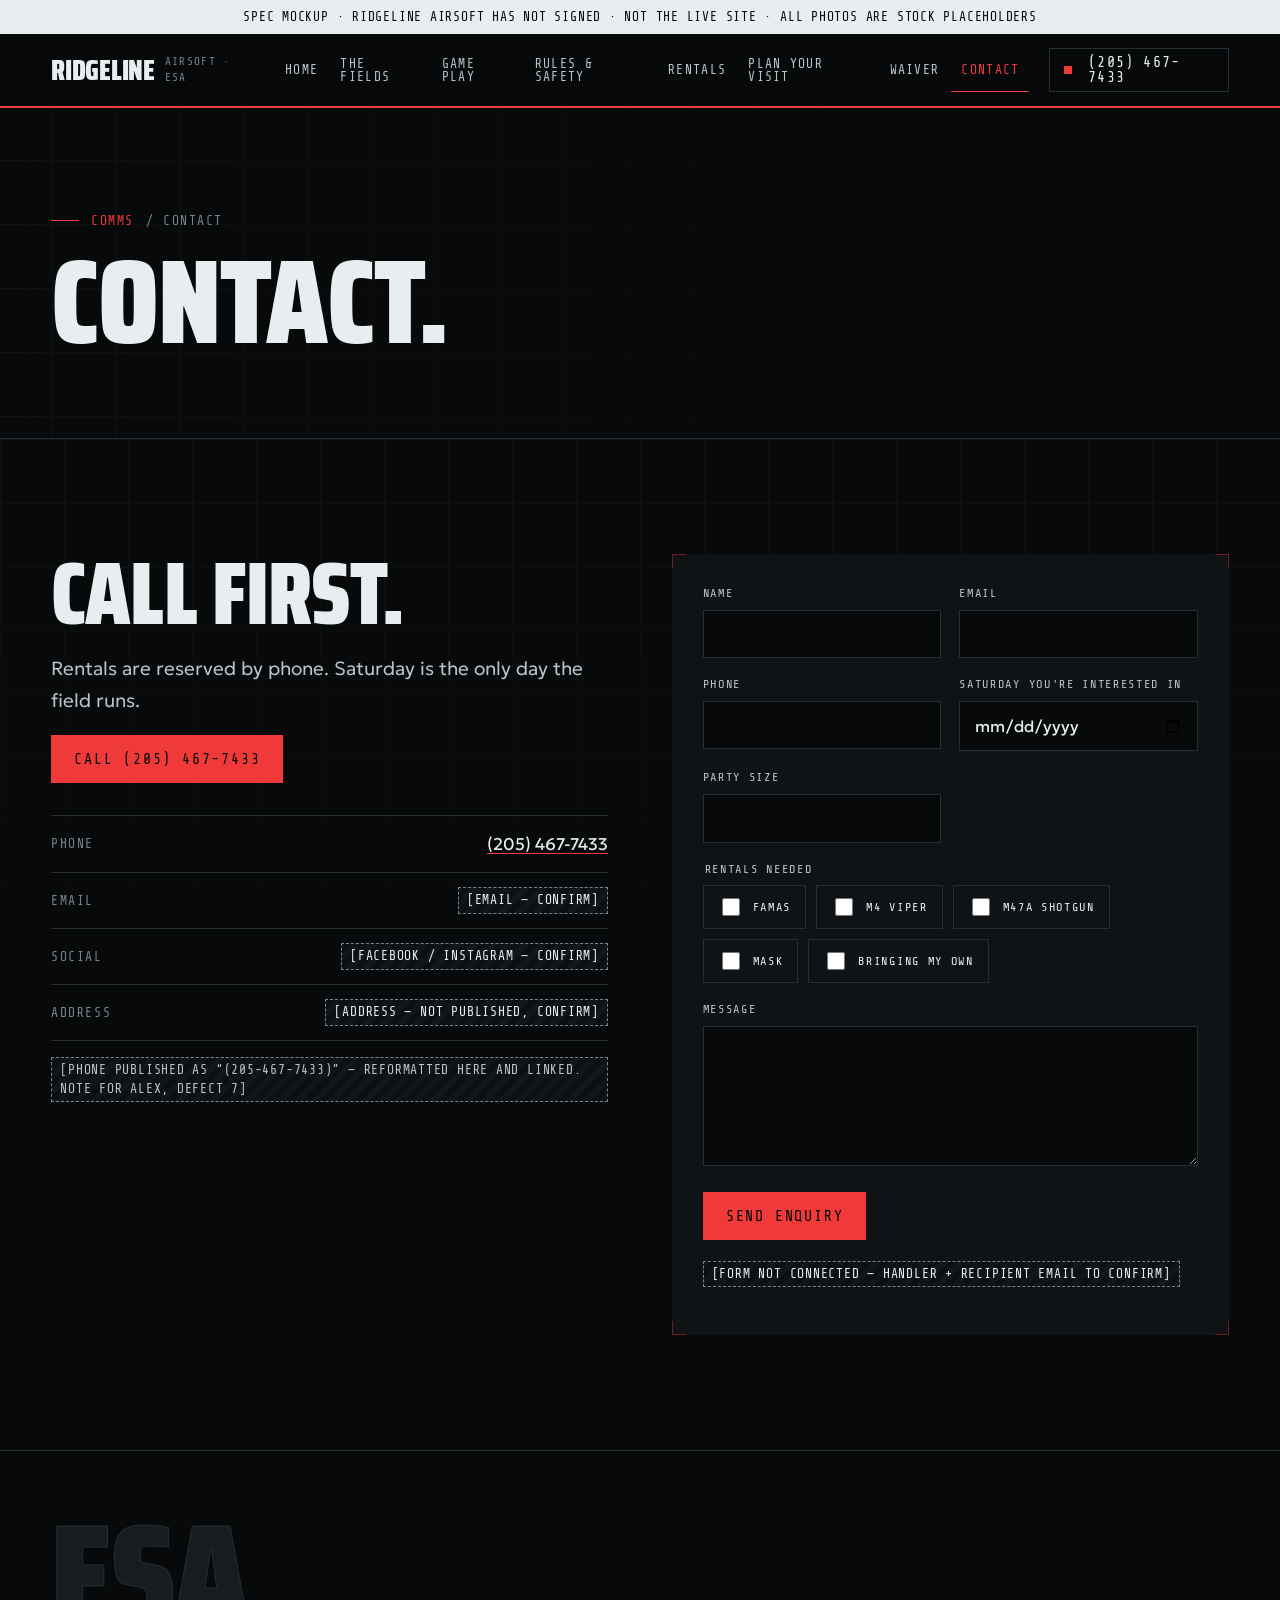
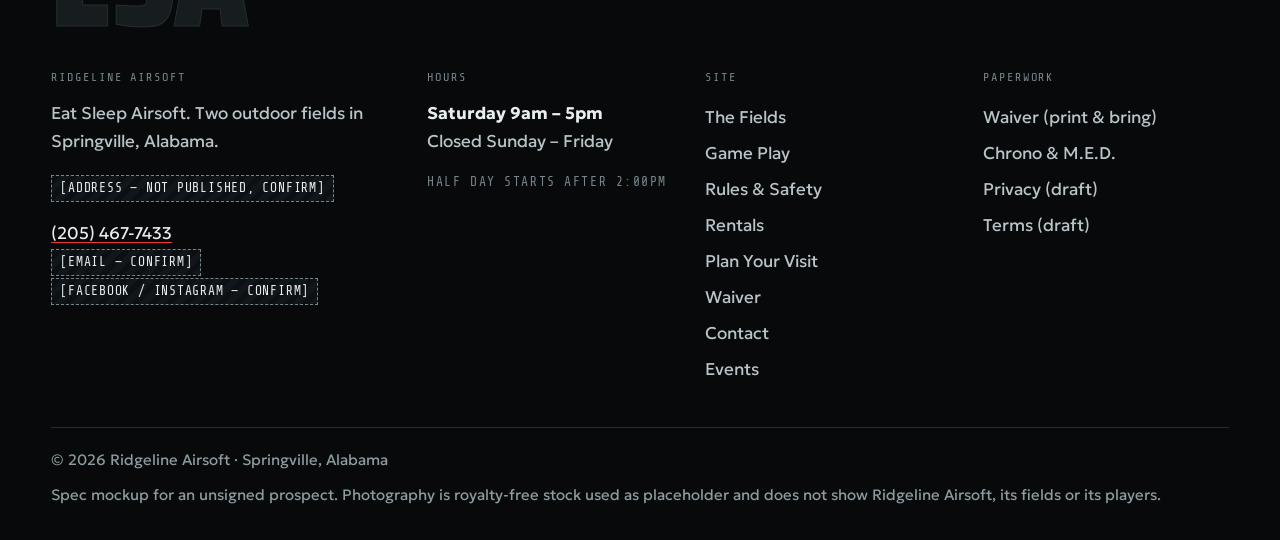
<file: contact.html>
<!doctype html>
<html lang="en">
<head>
<meta charset="utf-8">
<meta name="viewport" content="width=device-width, initial-scale=1">
<title>Contact | Ridgeline Airsoft, Springville AL</title>
<meta name="description" content="Call Ridgeline Airsoft at (205) 467-7433 for rentals and availability, or send an enquiry.">
<meta name="robots" content="noindex, nofollow">
<meta name="theme-color" content="#07090A">
<link rel="icon" href="assets/favicon.svg" type="image/svg+xml">
<link rel="preconnect" href="https://fonts.googleapis.com">
<link rel="preconnect" href="https://fonts.gstatic.com" crossorigin>
<link href="https://fonts.googleapis.com/css2?family=Geologica:wght@300;400;500;600&family=Saira+Condensed:wght@800;900&family=Share+Tech+Mono&display=swap" rel="stylesheet">
<link rel="stylesheet" href="styles.css">
</head>
<body>
<a class="skip" href="#main">Skip to content</a>
<div class="mock-ribbon">Spec mockup · Ridgeline Airsoft has not signed · not the live site · all photos are stock placeholders</div>
<header class="site-head">
  <div class="wrap">
    <a class="brand" href="index.html" aria-label="Ridgeline Airsoft home"><span class="display">Ridgeline</span><span class="mono">Airsoft · ESA</span></a>
    <button class="menu-btn" aria-expanded="false" aria-controls="site-nav">Menu</button>
    <nav class="nav" id="site-nav" aria-label="Main">
      <ul><li><a href="index.html">Home</a></li><li><a href="fields.html">The Fields</a></li><li><a href="game-play.html">Game Play</a></li><li><a href="rules.html">Rules &amp; Safety</a></li><li><a href="rentals.html">Rentals</a></li><li><a href="plan-your-visit.html">Plan Your Visit</a></li><li><a href="waiver.html">Waiver</a></li><li><a href="contact.html" aria-current="page">Contact</a></li></ul>
    </nav>
    <a class="head-call" href="tel:+12054677433"><span class="pulse-dot" aria-hidden="true"></span>(205) 467-7433</a>
  </div>
</header>
<main id="main">
<section class="page-head">
  <div class="grid-overlay" aria-hidden="true"></div>
  <div class="wrap">
    <p class="eyebrow"><b>COMMS</b> / Contact</p>
    <h1 class="display">Contact.</h1>
    
  </div>
</section>
<section class="section section--grid" aria-labelledby="c-h">
  <div class="wrap split">
    <div>
      <h2 class="display" id="c-h">Call first.</h2>
      <p class="lede">Rentals are reserved by phone. Saturday is the only day the field runs.</p>
      <div class="btn-row"><a class="btn btn--primary" href="tel:+12054677433">Call (205) 467-7433</a></div>
      <ul class="loc-list" style="margin-top:32px">
        <li><span class="mono">Phone</span><a href="tel:+12054677433">(205) 467-7433</a></li>
        <li><span class="mono">Email</span><span class="flag ">[EMAIL — CONFIRM]</span></li>
        <li><span class="mono">Social</span><span class="flag ">[FACEBOOK / INSTAGRAM — CONFIRM]</span></li>
        <li><span class="mono">Address</span><span class="flag ">[ADDRESS — NOT PUBLISHED, CONFIRM]</span></li>
      </ul>
      <p style="margin-top:16px"><span class="flag flag--note">[PHONE PUBLISHED AS “(205-467-7433)” — REFORMATTED HERE AND LINKED. NOTE FOR ALEX, DEFECT 7]</span></p>
    </div>
    <div class="brk panel card rv"><form class="form" data-mock novalidate>
  <div class="row">
    <div><label for="f-name">Name</label><input id="f-name" name="name" autocomplete="name" required></div>
    <div><label for="f-email">Email</label><input id="f-email" name="email" type="email" autocomplete="email" required></div>
  </div>
  <div class="row">
    <div><label for="f-phone">Phone</label><input id="f-phone" name="phone" type="tel" autocomplete="tel"></div>
    <div><label for="f-date">Saturday you're interested in</label><input id="f-date" name="date" type="date"></div>
  </div>
  <div class="row">
    <div><label for="f-party">Party size</label><input id="f-party" name="party" type="number" min="1" inputmode="numeric"></div>
    <div></div>
  </div>
  <fieldset>
    <legend>Rentals needed</legend>
    <div class="checks">
      <label><input type="checkbox" name="rent" value="famas">FAMAS</label>
      <label><input type="checkbox" name="rent" value="m4">M4 Viper</label>
      <label><input type="checkbox" name="rent" value="shotgun">M47A Shotgun</label>
      <label><input type="checkbox" name="rent" value="mask">Mask</label>
      <label><input type="checkbox" name="rent" value="none">Bringing my own</label>
    </div>
  </fieldset>
  <div><label for="f-msg">Message</label><textarea id="f-msg" name="message"></textarea></div>
  <div class="btn-row"><button class="btn btn--primary" type="submit">Send enquiry</button></div>
  <p class="form-status" role="status" tabindex="-1" hidden></p>
  <p><span class="flag ">[FORM NOT CONNECTED — HANDLER + RECIPIENT EMAIL TO CONFIRM]</span></p>
</form></div>
  </div>
</section></main>
<footer class="site-foot">
  <div class="wrap">
    <p class="esa" aria-hidden="true">ESA</p>
    <div class="foot-grid">
      <div>
        <h2>Ridgeline Airsoft</h2>
        <p>Eat Sleep Airsoft. Two outdoor fields in Springville, Alabama.</p>
        <p><span class="flag ">[ADDRESS — NOT PUBLISHED, CONFIRM]</span></p>
        <p><a href="tel:+12054677433">(205) 467-7433</a><br><span class="flag ">[EMAIL — CONFIRM]</span><br><span class="flag ">[FACEBOOK / INSTAGRAM — CONFIRM]</span></p>
      </div>
      <div>
        <h2>Hours</h2>
        <p><strong style="color:var(--bone)">Saturday 9am – 5pm</strong><br>Closed Sunday – Friday</p>
        <p class="mono">Half day starts after 2:00pm</p>
      </div>
      <div>
        <h2>Site</h2>
        <ul><li><a href="fields.html">The Fields</a></li><li><a href="game-play.html">Game Play</a></li><li><a href="rules.html">Rules &amp; Safety</a></li><li><a href="rentals.html">Rentals</a></li><li><a href="plan-your-visit.html">Plan Your Visit</a></li><li><a href="waiver.html">Waiver</a></li><li><a href="contact.html">Contact</a></li><li><a href="events.html">Events</a></li></ul>
      </div>
      <div>
        <h2>Paperwork</h2>
        <ul>
          <li><a href="waiver.html">Waiver (print &amp; bring)</a></li>
          <li><a href="rules.html#chrono">Chrono &amp; M.E.D.</a></li>
          <li><a href="privacy.html">Privacy (draft)</a></li>
          <li><a href="terms.html">Terms (draft)</a></li>
        </ul>
      </div>
    </div>
    <div class="foot-base">
      <p>© <span data-year>2026</span> Ridgeline Airsoft · Springville, Alabama</p>
      <p>Spec mockup for an unsigned prospect. Photography is royalty-free stock used as placeholder and does not show Ridgeline Airsoft, its fields or its players.</p>
    </div>
  </div>
</footer>
<nav class="action-bar" aria-label="Quick actions">
  <a href="tel:+12054677433">Call</a>
  <a href="waiver.html">Waiver</a>
</nav>
<script src="script.js" defer></script>
</body>
</html>
</file>
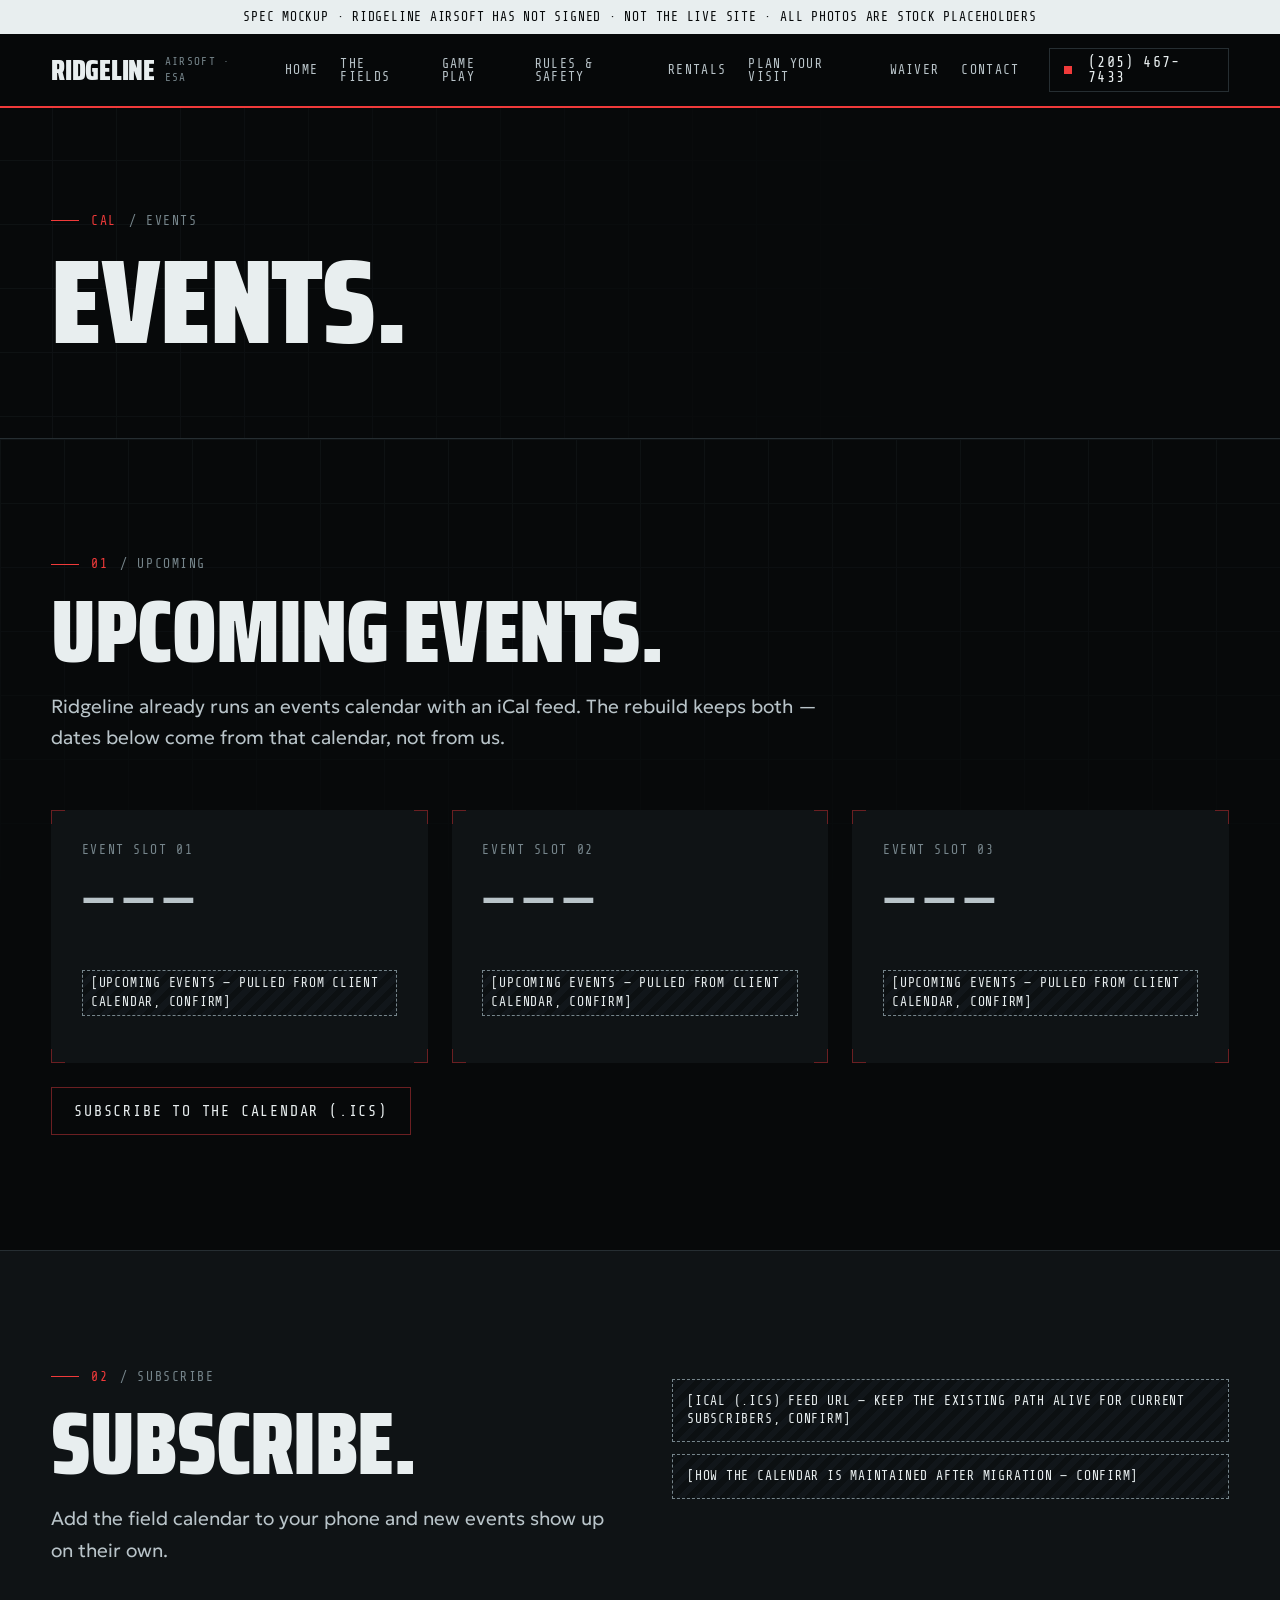
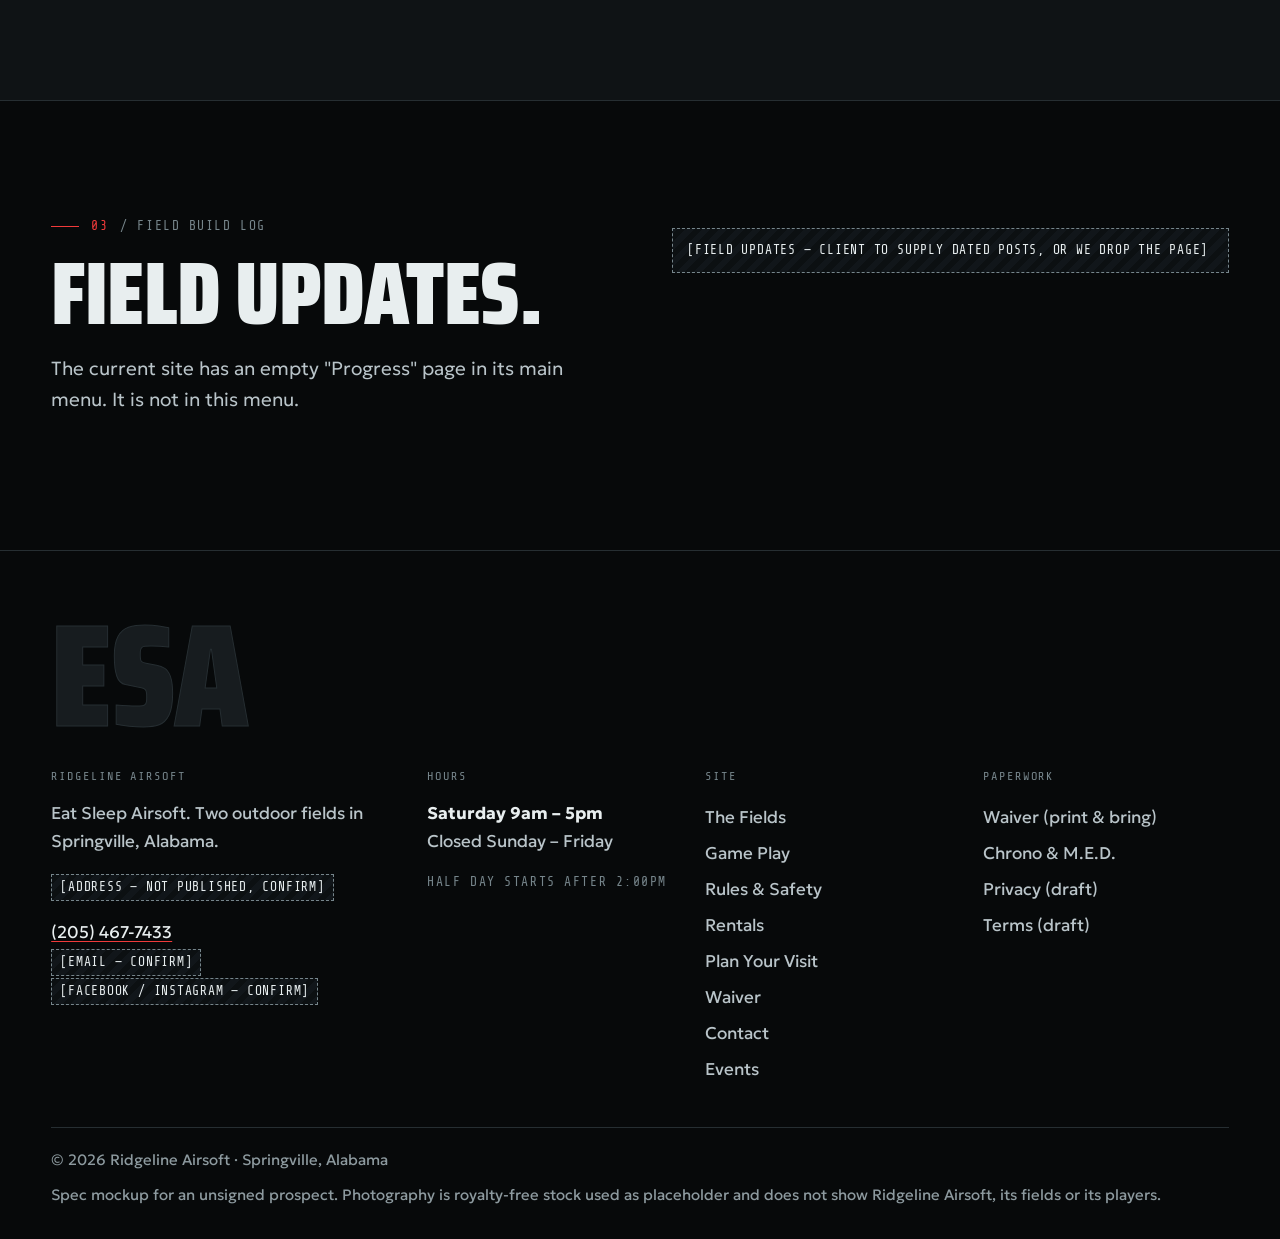
<file: events.html>
<!doctype html>
<html lang="en">
<head>
<meta charset="utf-8">
<meta name="viewport" content="width=device-width, initial-scale=1">
<title>Events | Ridgeline Airsoft, Springville AL</title>
<meta name="description" content="Upcoming events at Ridgeline Airsoft. Subscribe to the field calendar.">
<meta name="robots" content="noindex, nofollow">
<meta name="theme-color" content="#07090A">
<link rel="icon" href="assets/favicon.svg" type="image/svg+xml">
<link rel="preconnect" href="https://fonts.googleapis.com">
<link rel="preconnect" href="https://fonts.gstatic.com" crossorigin>
<link href="https://fonts.googleapis.com/css2?family=Geologica:wght@300;400;500;600&family=Saira+Condensed:wght@800;900&family=Share+Tech+Mono&display=swap" rel="stylesheet">
<link rel="stylesheet" href="styles.css">
</head>
<body>
<a class="skip" href="#main">Skip to content</a>
<div class="mock-ribbon">Spec mockup · Ridgeline Airsoft has not signed · not the live site · all photos are stock placeholders</div>
<header class="site-head">
  <div class="wrap">
    <a class="brand" href="index.html" aria-label="Ridgeline Airsoft home"><span class="display">Ridgeline</span><span class="mono">Airsoft · ESA</span></a>
    <button class="menu-btn" aria-expanded="false" aria-controls="site-nav">Menu</button>
    <nav class="nav" id="site-nav" aria-label="Main">
      <ul><li><a href="index.html">Home</a></li><li><a href="fields.html">The Fields</a></li><li><a href="game-play.html">Game Play</a></li><li><a href="rules.html">Rules &amp; Safety</a></li><li><a href="rentals.html">Rentals</a></li><li><a href="plan-your-visit.html">Plan Your Visit</a></li><li><a href="waiver.html">Waiver</a></li><li><a href="contact.html">Contact</a></li></ul>
    </nav>
    <a class="head-call" href="tel:+12054677433"><span class="pulse-dot" aria-hidden="true"></span>(205) 467-7433</a>
  </div>
</header>
<main id="main">
<section class="page-head">
  <div class="grid-overlay" aria-hidden="true"></div>
  <div class="wrap">
    <p class="eyebrow"><b>CAL</b> / Events</p>
    <h1 class="display">Events.</h1>
    
  </div>
</section>
<section class="section section--grid" aria-labelledby="up-h">
  <div class="wrap">
    <div class="sec-head"><p class="eyebrow"><b>01</b> / Upcoming</p><h2 class="display" id="up-h">Upcoming events.</h2><p class="lede">Ridgeline already runs an events calendar with an iCal feed. The rebuild keeps both — dates below come from that calendar, not from us.</p></div>
    <div class="grid grid--3"><article class="event-card card brk rv">
  <p class="mono">Event slot 01</p>
  <p class="date">— — —</p>
  <p><span class="flag ">[UPCOMING EVENTS — PULLED FROM CLIENT CALENDAR, CONFIRM]</span></p>
</article><article class="event-card card brk rv">
  <p class="mono">Event slot 02</p>
  <p class="date">— — —</p>
  <p><span class="flag ">[UPCOMING EVENTS — PULLED FROM CLIENT CALENDAR, CONFIRM]</span></p>
</article><article class="event-card card brk rv">
  <p class="mono">Event slot 03</p>
  <p class="date">— — —</p>
  <p><span class="flag ">[UPCOMING EVENTS — PULLED FROM CLIENT CALENDAR, CONFIRM]</span></p>
</article></div>
<div class="btn-row" style="margin-top:24px"><a class="btn btn--ghost" href="events.html#subscribe">Subscribe to the calendar (.ics)</a></div>
  </div>
</section>
<section class="section section--panel" aria-labelledby="sub-h" id="subscribe">
  <div class="wrap split">
    <div><p class="eyebrow"><b>02</b> / Subscribe</p><h2 class="display" id="sub-h">Subscribe.</h2><p class="lede">Add the field calendar to your phone and new events show up on their own.</p></div>
    <div><span class="flag flag--block ">[ICAL (.ics) FEED URL — KEEP THE EXISTING PATH ALIVE FOR CURRENT SUBSCRIBERS, CONFIRM]</span><span class="flag flag--block ">[HOW THE CALENDAR IS MAINTAINED AFTER MIGRATION — CONFIRM]</span></div>
  </div>
</section>
<section class="section" aria-labelledby="log-h">
  <div class="wrap split">
    <div><p class="eyebrow"><b>03</b> / Field build log</p><h2 class="display" id="log-h">Field updates.</h2><p class="lede">The current site has an empty "Progress" page in its main menu. It is not in this menu.</p></div>
    <div><span class="flag flag--block ">[FIELD UPDATES — CLIENT TO SUPPLY DATED POSTS, OR WE DROP THE PAGE]</span></div>
  </div>
</section></main>
<footer class="site-foot">
  <div class="wrap">
    <p class="esa" aria-hidden="true">ESA</p>
    <div class="foot-grid">
      <div>
        <h2>Ridgeline Airsoft</h2>
        <p>Eat Sleep Airsoft. Two outdoor fields in Springville, Alabama.</p>
        <p><span class="flag ">[ADDRESS — NOT PUBLISHED, CONFIRM]</span></p>
        <p><a href="tel:+12054677433">(205) 467-7433</a><br><span class="flag ">[EMAIL — CONFIRM]</span><br><span class="flag ">[FACEBOOK / INSTAGRAM — CONFIRM]</span></p>
      </div>
      <div>
        <h2>Hours</h2>
        <p><strong style="color:var(--bone)">Saturday 9am – 5pm</strong><br>Closed Sunday – Friday</p>
        <p class="mono">Half day starts after 2:00pm</p>
      </div>
      <div>
        <h2>Site</h2>
        <ul><li><a href="fields.html">The Fields</a></li><li><a href="game-play.html">Game Play</a></li><li><a href="rules.html">Rules &amp; Safety</a></li><li><a href="rentals.html">Rentals</a></li><li><a href="plan-your-visit.html">Plan Your Visit</a></li><li><a href="waiver.html">Waiver</a></li><li><a href="contact.html">Contact</a></li><li><a href="events.html">Events</a></li></ul>
      </div>
      <div>
        <h2>Paperwork</h2>
        <ul>
          <li><a href="waiver.html">Waiver (print &amp; bring)</a></li>
          <li><a href="rules.html#chrono">Chrono &amp; M.E.D.</a></li>
          <li><a href="privacy.html">Privacy (draft)</a></li>
          <li><a href="terms.html">Terms (draft)</a></li>
        </ul>
      </div>
    </div>
    <div class="foot-base">
      <p>© <span data-year>2026</span> Ridgeline Airsoft · Springville, Alabama</p>
      <p>Spec mockup for an unsigned prospect. Photography is royalty-free stock used as placeholder and does not show Ridgeline Airsoft, its fields or its players.</p>
    </div>
  </div>
</footer>
<nav class="action-bar" aria-label="Quick actions">
  <a href="tel:+12054677433">Call</a>
  <a href="waiver.html">Waiver</a>
</nav>
<script src="script.js" defer></script>
</body>
</html>
</file>
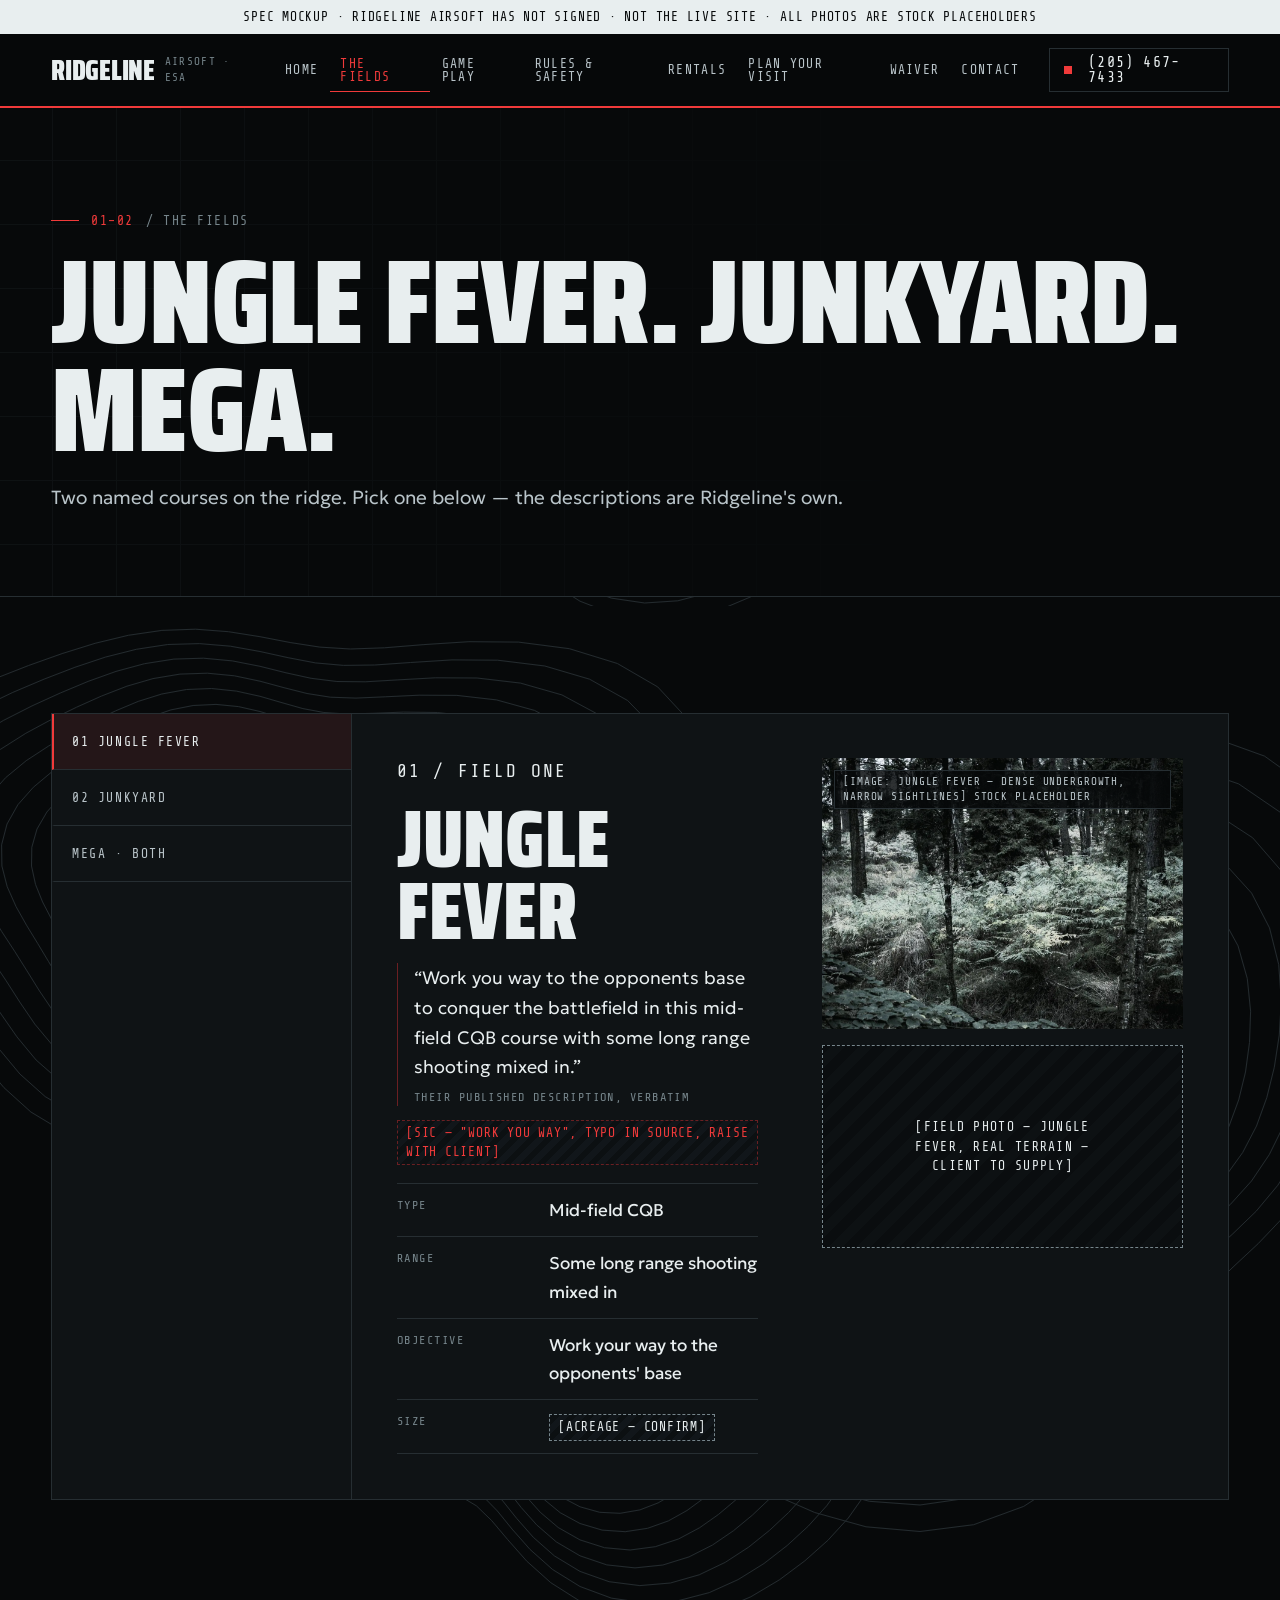
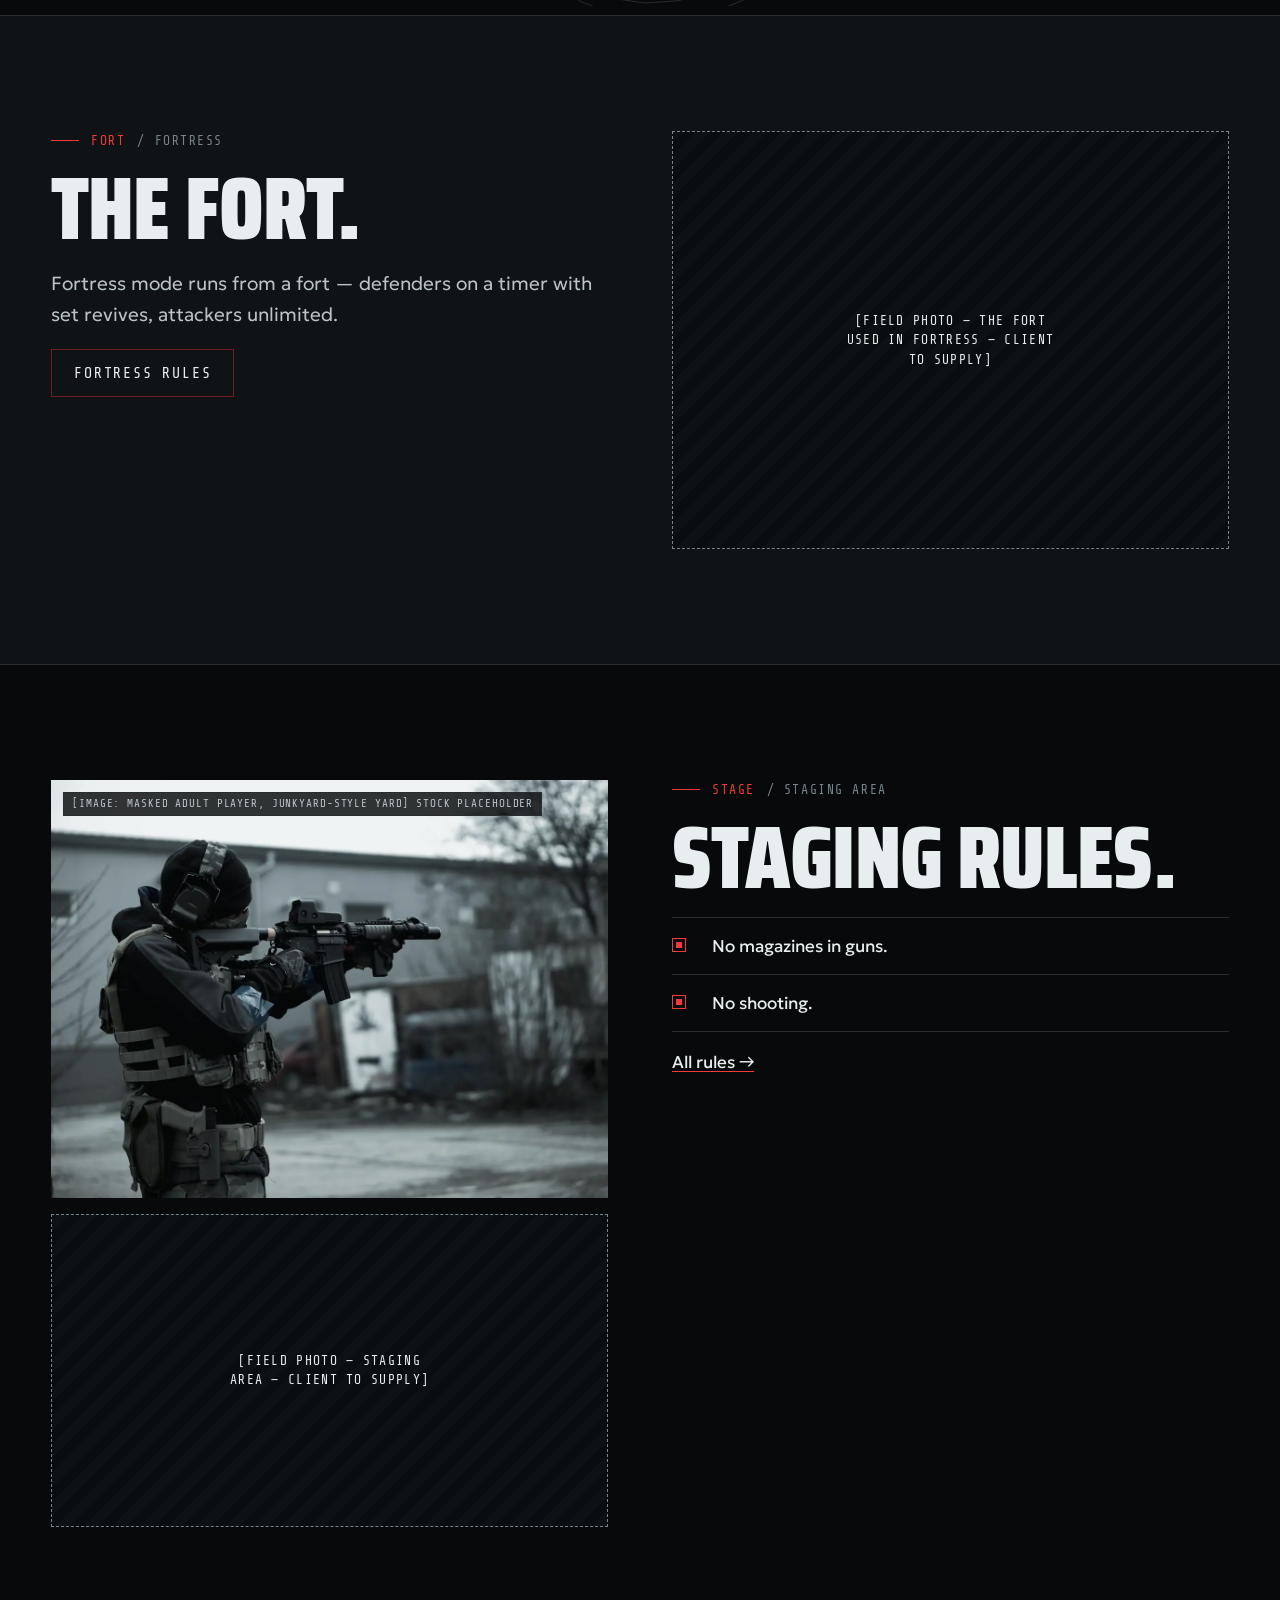
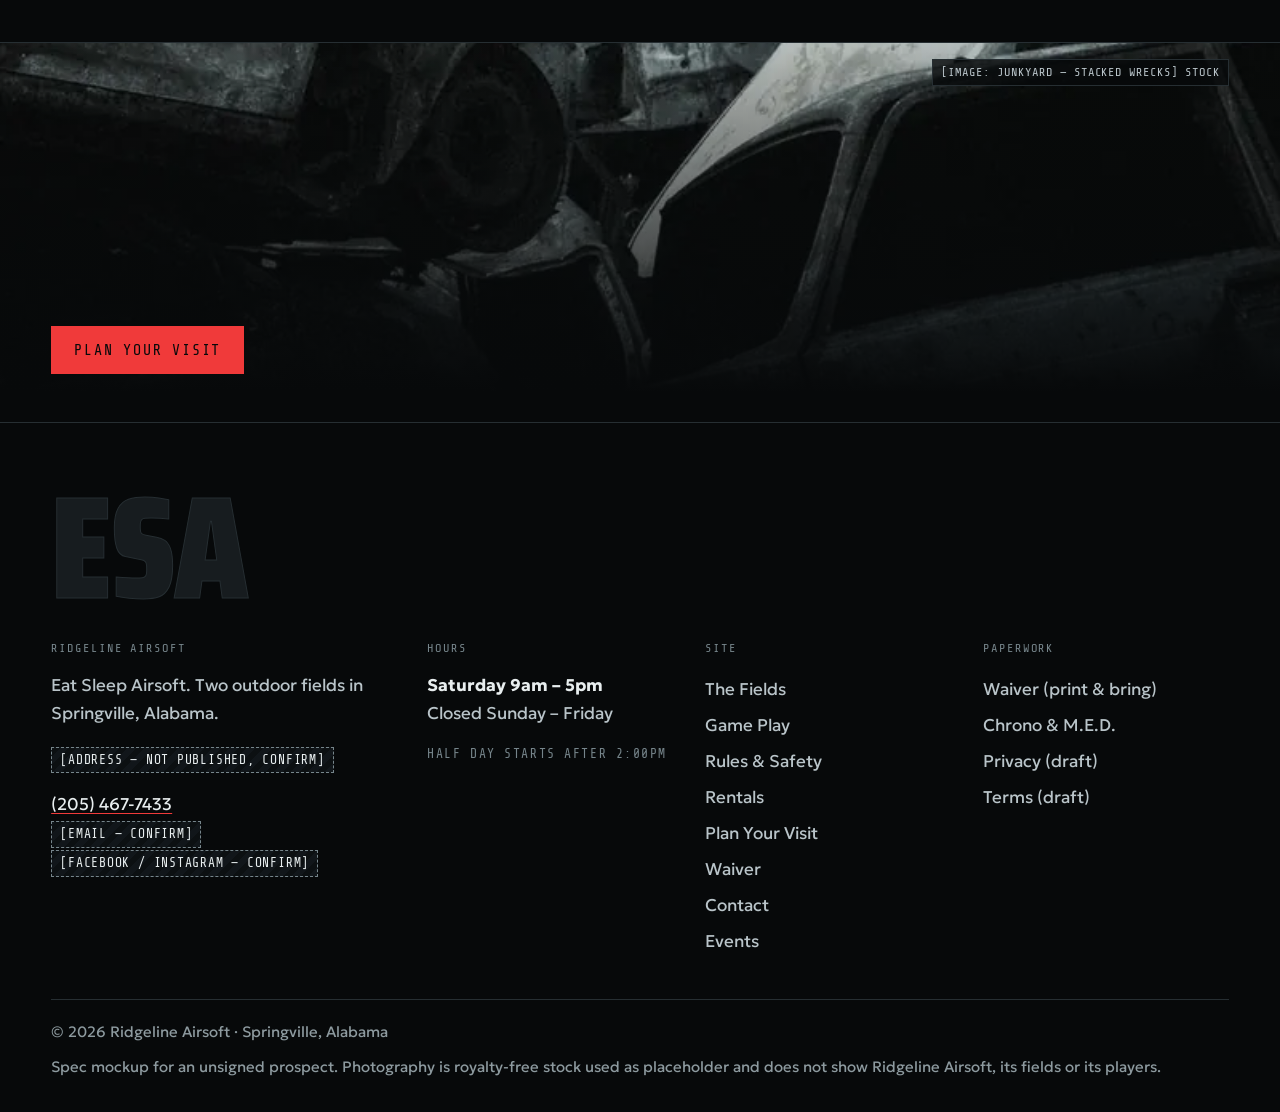
<file: fields.html>
<!doctype html>
<html lang="en">
<head>
<meta charset="utf-8">
<meta name="viewport" content="width=device-width, initial-scale=1">
<title>The Fields — Jungle Fever &amp; Junkyard | Ridgeline Airsoft, Springville AL</title>
<meta name="description" content="Ridgeline Airsoft's two outdoor fields: Jungle Fever (mid-field CQB) and Junkyard (open mid-range with vehicles). MEGA combines both.">
<meta name="robots" content="noindex, nofollow">
<meta name="theme-color" content="#07090A">
<link rel="icon" href="assets/favicon.svg" type="image/svg+xml">
<link rel="preconnect" href="https://fonts.googleapis.com">
<link rel="preconnect" href="https://fonts.gstatic.com" crossorigin>
<link href="https://fonts.googleapis.com/css2?family=Geologica:wght@300;400;500;600&family=Saira+Condensed:wght@800;900&family=Share+Tech+Mono&display=swap" rel="stylesheet">
<link rel="stylesheet" href="styles.css">
</head>
<body>
<a class="skip" href="#main">Skip to content</a>
<div class="mock-ribbon">Spec mockup · Ridgeline Airsoft has not signed · not the live site · all photos are stock placeholders</div>
<header class="site-head">
  <div class="wrap">
    <a class="brand" href="index.html" aria-label="Ridgeline Airsoft home"><span class="display">Ridgeline</span><span class="mono">Airsoft · ESA</span></a>
    <button class="menu-btn" aria-expanded="false" aria-controls="site-nav">Menu</button>
    <nav class="nav" id="site-nav" aria-label="Main">
      <ul><li><a href="index.html">Home</a></li><li><a href="fields.html" aria-current="page">The Fields</a></li><li><a href="game-play.html">Game Play</a></li><li><a href="rules.html">Rules &amp; Safety</a></li><li><a href="rentals.html">Rentals</a></li><li><a href="plan-your-visit.html">Plan Your Visit</a></li><li><a href="waiver.html">Waiver</a></li><li><a href="contact.html">Contact</a></li></ul>
    </nav>
    <a class="head-call" href="tel:+12054677433"><span class="pulse-dot" aria-hidden="true"></span>(205) 467-7433</a>
  </div>
</header>
<main id="main">
<section class="page-head">
  <div class="grid-overlay" aria-hidden="true"></div>
  <div class="wrap">
    <p class="eyebrow"><b>01–02</b> / The fields</p>
    <h1 class="display">Jungle Fever. Junkyard. MEGA.</h1>
    <p class="lede">Two named courses on the ridge. Pick one below — the descriptions are Ridgeline's own.</p>
  </div>
</section>
<section class="section section--topo" aria-label="Field selector">
  <div class="wrap">
    <div class="selector brk rv" data-selector>
      <div class="sel-list" role="tablist" aria-label="Fields"><button role="tab" id="ft-jungle-fever" aria-controls="fp-jungle-fever" aria-selected="true" data-hash="jungle-fever">01 Jungle Fever</button><button role="tab" id="ft-junkyard" aria-controls="fp-junkyard" aria-selected="false" data-hash="junkyard">02 Junkyard</button><button role="tab" id="ft-mega" aria-controls="fp-mega" aria-selected="false" data-hash="mega">MEGA · both</button></div>
      <div class="sel-panel" role="tabpanel" id="fp-jungle-fever" aria-labelledby="ft-jungle-fever" tabindex="0">
  <div class="split">
    <div>
      <p class="mono">01 / FIELD ONE</p><h3>Jungle Fever</h3>
      <blockquote class="quote">“Work you way to the opponents base to conquer the battlefield in this mid-field CQB course with some long range shooting mixed in.”<cite>Their published description, verbatim</cite></blockquote><p><span class="flag flag--sic">[SIC — "Work you way", TYPO IN SOURCE, RAISE WITH CLIENT]</span></p>
      <dl class="kv"><div><dt>Type</dt><dd>Mid-field CQB</dd></div><div><dt>Range</dt><dd>Some long range shooting mixed in</dd></div><div><dt>Objective</dt><dd>Work your way to the opponents' base</dd></div><div><dt>Size</dt><dd><span class="flag ">[ACREAGE — CONFIRM]</span></dd></div></dl>
    </div>
    <div style="display:grid;gap:16px"><figure style="margin:0;position:relative;aspect-ratio:4/3;overflow:hidden"><img src="assets/img/PLACEHOLDER-field-jungle-fever.webp" alt="Dense fern undergrowth between pine trunks" width="1200" height="900" loading="lazy" style="width:100%;height:100%;object-fit:cover"><figcaption class="ph-cap">[IMAGE: jungle fever — dense undergrowth, narrow sightlines] stock placeholder</figcaption></figure><div class="ph-frame ph-frame--wide"><span>[FIELD PHOTO — JUNGLE FEVER, REAL TERRAIN — CLIENT TO SUPPLY]</span></div></div>
  </div>
</div>
      <div class="sel-panel" role="tabpanel" id="fp-junkyard" aria-labelledby="ft-junkyard" tabindex="0" hidden>
  <div class="split">
    <div>
      <p class="mono">02 / FIELD TWO</p><h3>Junkyard</h3>
      <blockquote class="quote">“battle across a mid-rang open field in this junkyard course with the ability to get inside some vehicles, (watch all angles there is no telling where your opponents may hide).”<cite>Their published description, verbatim</cite></blockquote><p><span class="flag flag--sic">[SIC — "mid-rang", TYPO IN SOURCE, RAISE WITH CLIENT]</span></p>
      <dl class="kv"><div><dt>Type</dt><dd>Open mid-range field</dd></div><div><dt>Cover</dt><dd>Vehicles you can get inside</dd></div><div><dt>Watch</dt><dd>All angles</dd></div><div><dt>Size</dt><dd><span class="flag ">[ACREAGE — CONFIRM]</span></dd></div></dl>
    </div>
    <div style="display:grid;gap:16px"><figure style="margin:0;position:relative;aspect-ratio:4/3;overflow:hidden"><img src="assets/img/PLACEHOLDER-field-junkyard.webp" alt="Two derelict sedans in long grass under an overcast sky" width="1200" height="900" loading="lazy" style="width:100%;height:100%;object-fit:cover"><figcaption class="ph-cap">[IMAGE: junkyard — derelict vehicles in an open lot, overcast] stock placeholder</figcaption></figure><div class="ph-frame ph-frame--wide"><span>[FIELD PHOTO — THE ACTUAL JUNKYARD VEHICLES — CLIENT TO SUPPLY]</span></div></div>
  </div>
</div>
      <div class="sel-panel" role="tabpanel" id="fp-mega" aria-labelledby="ft-mega" tabindex="0" hidden>
  <div class="split">
    <div>
      <p class="mono">VARIANT</p><h3>MEGA</h3>
      
      <dl class="kv"><div><dt>What</dt><dd>Jungle Fever and Junkyard combined into a single field</dd></div><div><dt>When</dt><dd><span class="flag ">[MEGA DAYS — CONFIRM HOW OFTEN]</span></dd></div></dl>
    </div>
    <div style="display:grid;gap:16px"><div class="ph-frame ph-frame--wide"><span>[FIELD PHOTO — MEGA, BOTH FIELDS FROM ABOVE — CLIENT TO SUPPLY]</span></div></div>
  </div>
</div>
    </div>
  </div>
</section>
<section class="section section--panel" aria-labelledby="fort-h">
  <div class="wrap split">
    <div><p class="eyebrow"><b>FORT</b> / Fortress</p><h2 class="display" id="fort-h">The fort.</h2><p class="lede">Fortress mode runs from a fort — defenders on a timer with set revives, attackers unlimited.</p><a class="btn btn--ghost" href="game-play.html#fortress">Fortress rules</a></div>
    <div class="ph-frame"><span>[FIELD PHOTO — THE FORT USED IN FORTRESS — CLIENT TO SUPPLY]</span></div>
  </div>
</section>
<section class="section" aria-labelledby="stage-h">
  <div class="wrap split">
    <div style="display:grid;gap:16px"><figure style="margin:0;position:relative;aspect-ratio:4/3;overflow:hidden"><img src="assets/img/PLACEHOLDER-player-junkyard.webp" alt="Masked adult player aiming across a yard of derelict vehicles" width="1200" height="900" loading="lazy" style="width:100%;height:100%;object-fit:cover"><figcaption class="ph-cap">[IMAGE: masked adult player, junkyard-style yard] stock placeholder</figcaption></figure><div class="ph-frame ph-frame--wide"><span>[FIELD PHOTO — STAGING AREA — CLIENT TO SUPPLY]</span></div></div>
    <div><p class="eyebrow"><b>STAGE</b> / Staging area</p><h2 class="display" id="stage-h">Staging rules.</h2><ul class="checklist"><li><span>No magazines in guns.</span></li><li><span>No shooting.</span></li></ul><p style="margin-top:16px"><a href="rules.html#staging">All rules →</a></p></div>
  </div>
</section>
<div class="photo-band" role="img" aria-label="Rusted, stacked car wrecks under pine trees">
  <img src="assets/img/PLACEHOLDER-junkyard-stack.webp" alt="" width="800" height="1000" loading="lazy">
  <span class="img-label">[IMAGE: junkyard — stacked wrecks] stock</span>
  <div class="wrap"><a class="btn btn--primary" href="plan-your-visit.html">Plan your visit</a></div>
</div></main>
<footer class="site-foot">
  <div class="wrap">
    <p class="esa" aria-hidden="true">ESA</p>
    <div class="foot-grid">
      <div>
        <h2>Ridgeline Airsoft</h2>
        <p>Eat Sleep Airsoft. Two outdoor fields in Springville, Alabama.</p>
        <p><span class="flag ">[ADDRESS — NOT PUBLISHED, CONFIRM]</span></p>
        <p><a href="tel:+12054677433">(205) 467-7433</a><br><span class="flag ">[EMAIL — CONFIRM]</span><br><span class="flag ">[FACEBOOK / INSTAGRAM — CONFIRM]</span></p>
      </div>
      <div>
        <h2>Hours</h2>
        <p><strong style="color:var(--bone)">Saturday 9am – 5pm</strong><br>Closed Sunday – Friday</p>
        <p class="mono">Half day starts after 2:00pm</p>
      </div>
      <div>
        <h2>Site</h2>
        <ul><li><a href="fields.html">The Fields</a></li><li><a href="game-play.html">Game Play</a></li><li><a href="rules.html">Rules &amp; Safety</a></li><li><a href="rentals.html">Rentals</a></li><li><a href="plan-your-visit.html">Plan Your Visit</a></li><li><a href="waiver.html">Waiver</a></li><li><a href="contact.html">Contact</a></li><li><a href="events.html">Events</a></li></ul>
      </div>
      <div>
        <h2>Paperwork</h2>
        <ul>
          <li><a href="waiver.html">Waiver (print &amp; bring)</a></li>
          <li><a href="rules.html#chrono">Chrono &amp; M.E.D.</a></li>
          <li><a href="privacy.html">Privacy (draft)</a></li>
          <li><a href="terms.html">Terms (draft)</a></li>
        </ul>
      </div>
    </div>
    <div class="foot-base">
      <p>© <span data-year>2026</span> Ridgeline Airsoft · Springville, Alabama</p>
      <p>Spec mockup for an unsigned prospect. Photography is royalty-free stock used as placeholder and does not show Ridgeline Airsoft, its fields or its players.</p>
    </div>
  </div>
</footer>
<nav class="action-bar" aria-label="Quick actions">
  <a href="tel:+12054677433">Call</a>
  <a href="waiver.html">Waiver</a>
</nav>
<script src="script.js" defer></script>
</body>
</html>
</file>
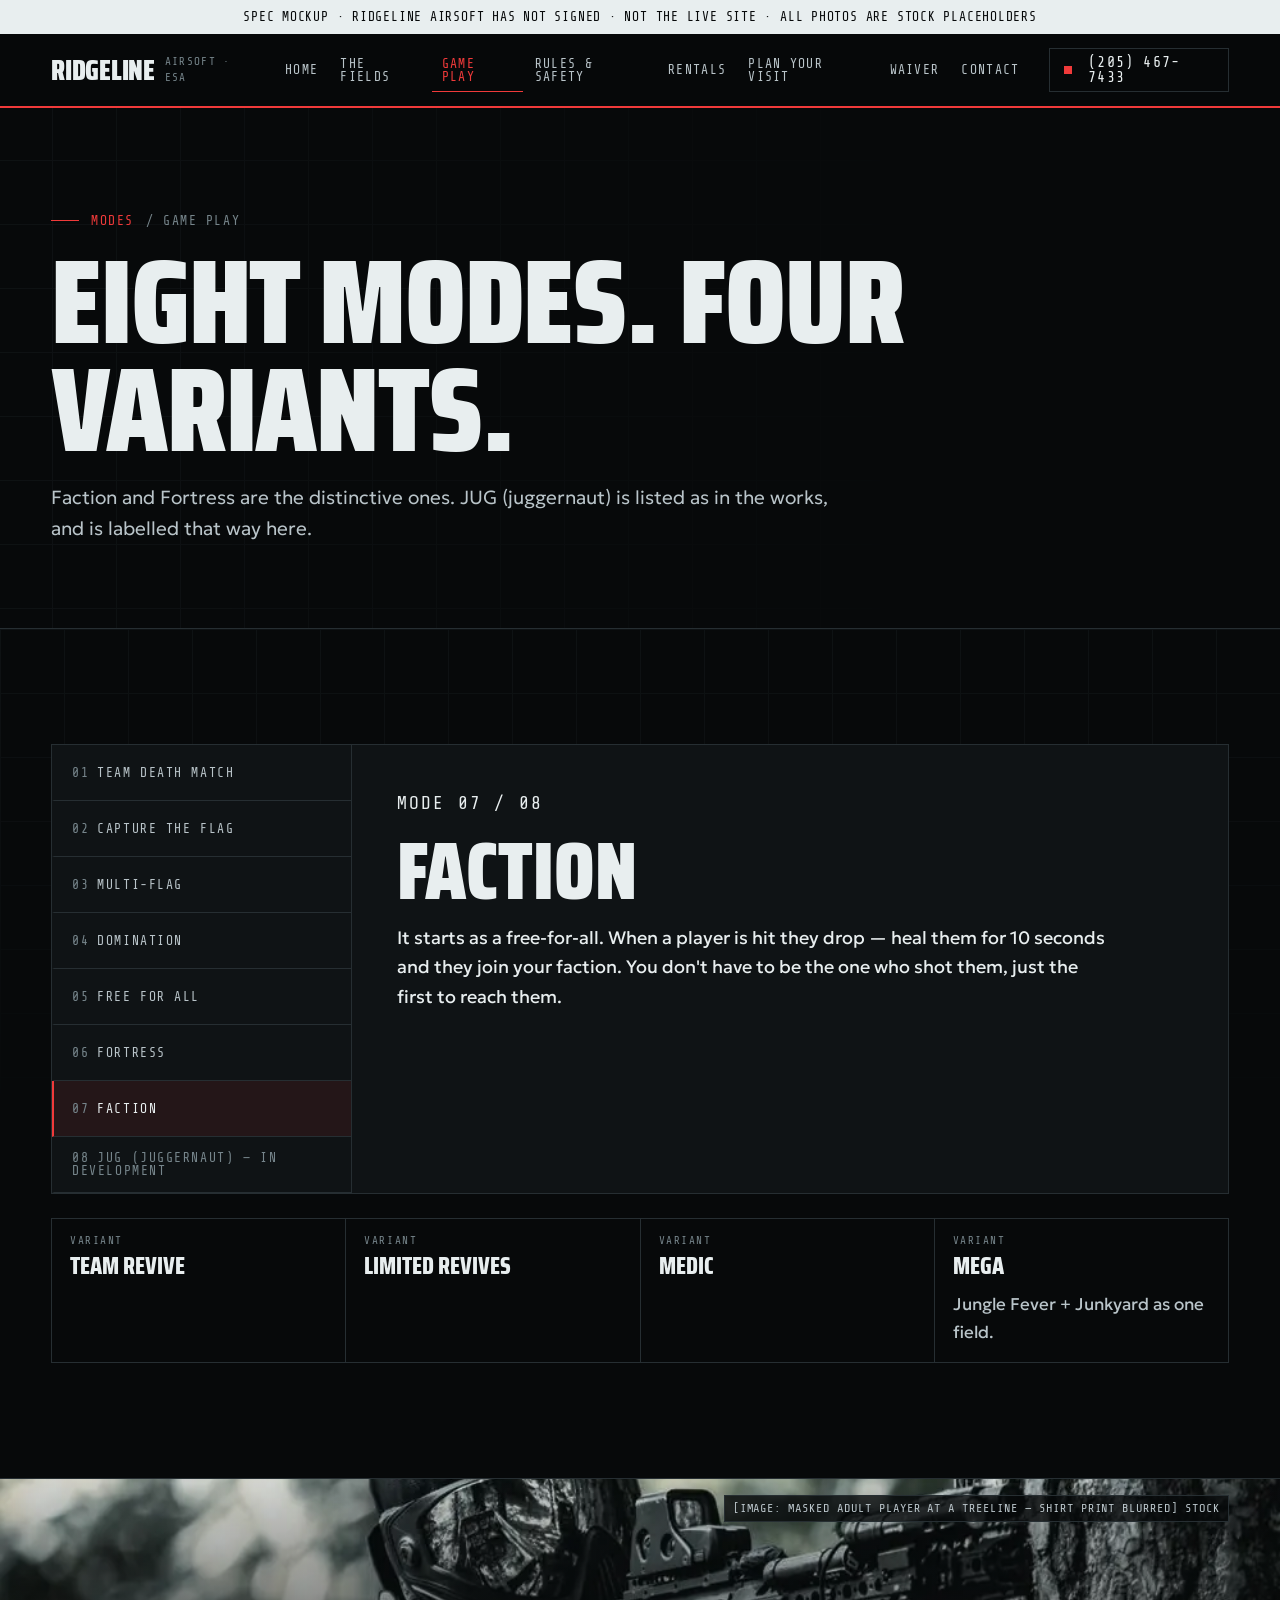
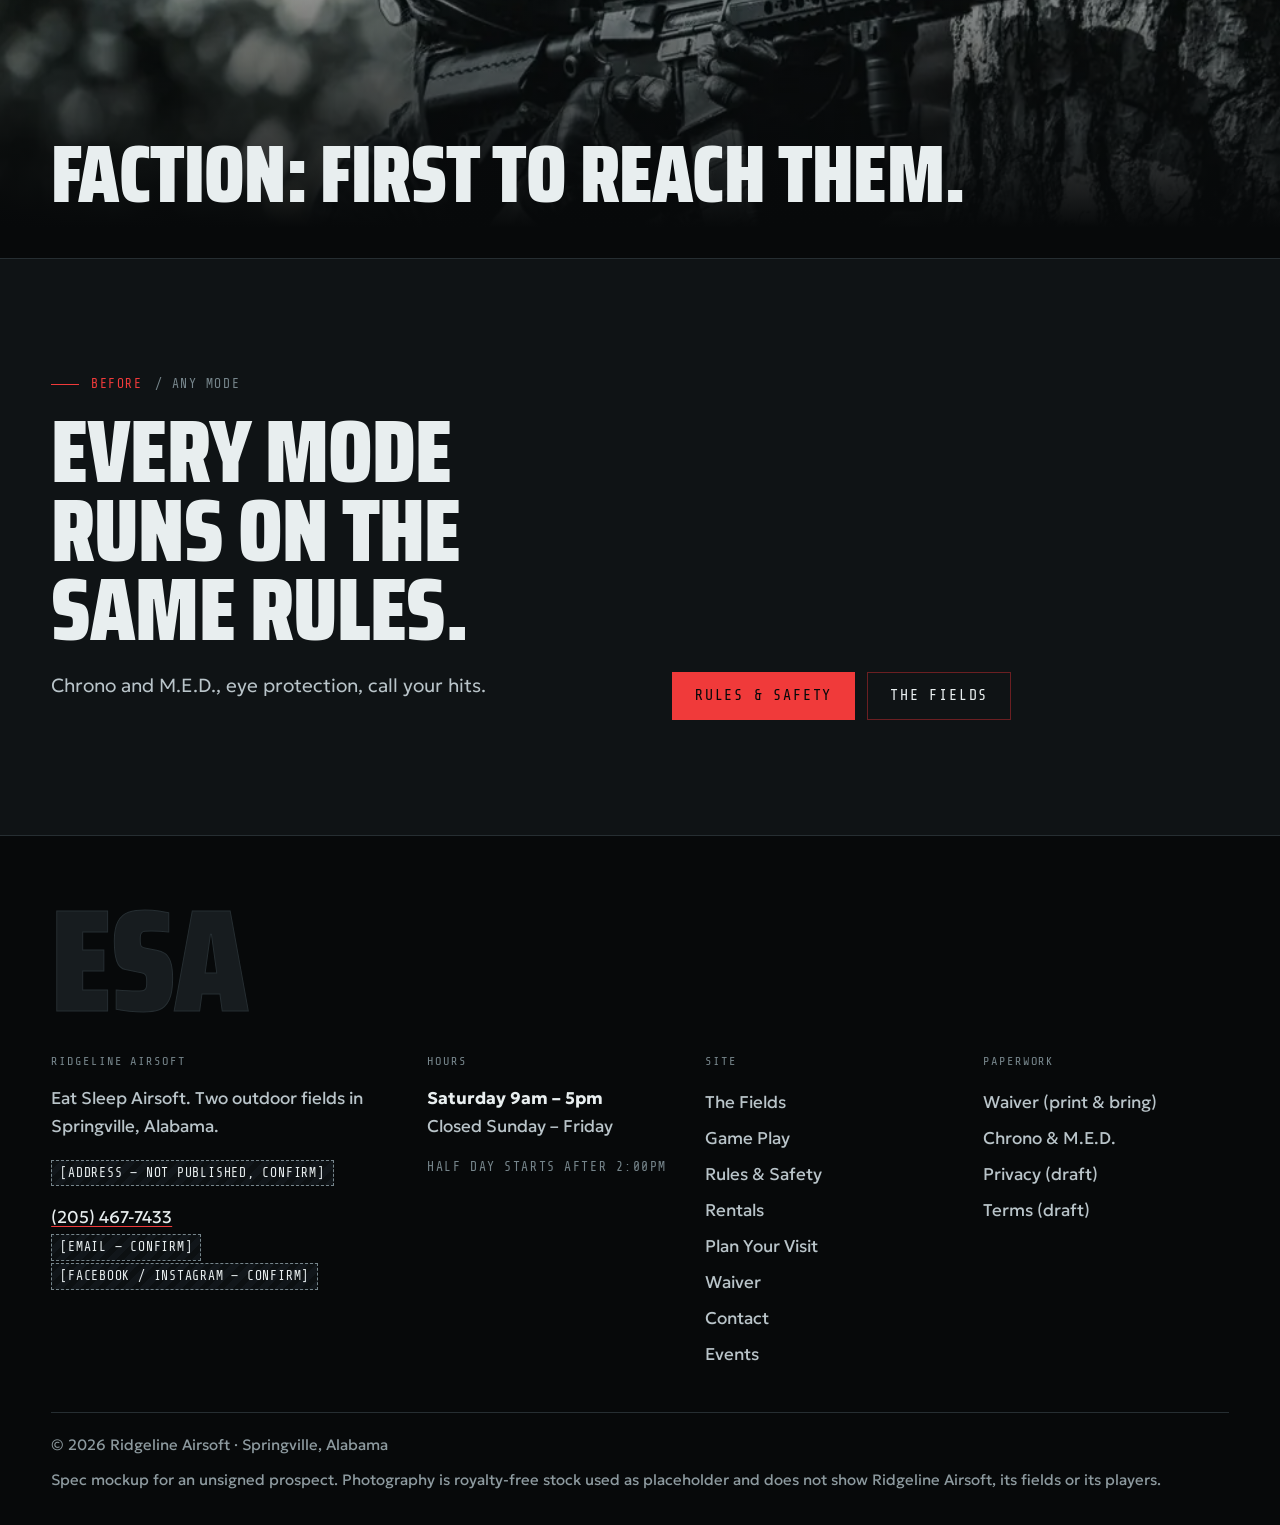
<file: game-play.html>
<!doctype html>
<html lang="en">
<head>
<meta charset="utf-8">
<meta name="viewport" content="width=device-width, initial-scale=1">
<title>Game Play — Faction, Fortress, Multi-Flag &amp; more | Ridgeline Airsoft</title>
<meta name="description" content="Game modes at Ridgeline Airsoft in Springville, AL: Team Death Match, Capture the Flag, Multi-Flag, Domination, Free For All, Fortress, Faction. JUG in development.">
<meta name="robots" content="noindex, nofollow">
<meta name="theme-color" content="#07090A">
<link rel="icon" href="assets/favicon.svg" type="image/svg+xml">
<link rel="preconnect" href="https://fonts.googleapis.com">
<link rel="preconnect" href="https://fonts.gstatic.com" crossorigin>
<link href="https://fonts.googleapis.com/css2?family=Geologica:wght@300;400;500;600&family=Saira+Condensed:wght@800;900&family=Share+Tech+Mono&display=swap" rel="stylesheet">
<link rel="stylesheet" href="styles.css">
</head>
<body>
<a class="skip" href="#main">Skip to content</a>
<div class="mock-ribbon">Spec mockup · Ridgeline Airsoft has not signed · not the live site · all photos are stock placeholders</div>
<header class="site-head">
  <div class="wrap">
    <a class="brand" href="index.html" aria-label="Ridgeline Airsoft home"><span class="display">Ridgeline</span><span class="mono">Airsoft · ESA</span></a>
    <button class="menu-btn" aria-expanded="false" aria-controls="site-nav">Menu</button>
    <nav class="nav" id="site-nav" aria-label="Main">
      <ul><li><a href="index.html">Home</a></li><li><a href="fields.html">The Fields</a></li><li><a href="game-play.html" aria-current="page">Game Play</a></li><li><a href="rules.html">Rules &amp; Safety</a></li><li><a href="rentals.html">Rentals</a></li><li><a href="plan-your-visit.html">Plan Your Visit</a></li><li><a href="waiver.html">Waiver</a></li><li><a href="contact.html">Contact</a></li></ul>
    </nav>
    <a class="head-call" href="tel:+12054677433"><span class="pulse-dot" aria-hidden="true"></span>(205) 467-7433</a>
  </div>
</header>
<main id="main">
<section class="page-head">
  <div class="grid-overlay" aria-hidden="true"></div>
  <div class="wrap">
    <p class="eyebrow"><b>MODES</b> / Game play</p>
    <h1 class="display">Eight modes. Four variants.</h1>
    <p class="lede">Faction and Fortress are the distinctive ones. JUG (juggernaut) is listed as in the works, and is labelled that way here.</p>
  </div>
</section>
<section class="section section--grid" aria-label="Game modes">
  <div class="wrap"><div class="selector brk rv" data-selector>
  <div class="sel-list" role="tablist" aria-label="Game modes"><button role="tab" id="gp-tab-tdm" aria-controls="gp-tdm" aria-selected="true" data-hash="tdm"><span class="n">01</span>Team Death Match</button><button role="tab" id="gp-tab-ctf" aria-controls="gp-ctf" aria-selected="false" data-hash="ctf"><span class="n">02</span>Capture the Flag</button><button role="tab" id="gp-tab-multi-flag" aria-controls="gp-multi-flag" aria-selected="false" data-hash="multi-flag"><span class="n">03</span>Multi-Flag</button><button role="tab" id="gp-tab-domination" aria-controls="gp-domination" aria-selected="false" data-hash="domination"><span class="n">04</span>Domination</button><button role="tab" id="gp-tab-ffa" aria-controls="gp-ffa" aria-selected="false" data-hash="ffa"><span class="n">05</span>Free For All</button><button role="tab" id="gp-tab-fortress" aria-controls="gp-fortress" aria-selected="false" data-hash="fortress"><span class="n">06</span>Fortress</button><button role="tab" id="gp-tab-faction" aria-controls="gp-faction" aria-selected="false" data-hash="faction" data-default><span class="n">07</span>Faction</button><button role="tab" id="gp-tab-jug" aria-controls="gp-jug" aria-selected="false" data-hash="jug" class="is-dev"><span class="n">08</span>JUG (Juggernaut) — in development</button></div>
  <div class="sel-panel" role="tabpanel" id="gp-tdm" aria-labelledby="gp-tab-tdm" tabindex="0">
  <div><p class="mono">Mode 01 / 08</p><h3>Team Death Match</h3><p><span class="flag ">[TEAM DEATH MATCH — RULES SUMMARY NOT PUBLISHED, CONFIRM]</span></p></div>
</div><div class="sel-panel" role="tabpanel" id="gp-ctf" aria-labelledby="gp-tab-ctf" tabindex="0" hidden>
  <div><p class="mono">Mode 02 / 08</p><h3>Capture the Flag</h3><p><span class="flag ">[CAPTURE THE FLAG — RULES SUMMARY NOT PUBLISHED, CONFIRM]</span></p></div>
</div><div class="sel-panel" role="tabpanel" id="gp-multi-flag" aria-labelledby="gp-tab-multi-flag" tabindex="0" hidden>
  <div><p class="mono">Mode 03 / 08</p><h3>Multi-Flag</h3><p>Five flags. First to three wins. Flags are taken one at a time.</p></div>
</div><div class="sel-panel" role="tabpanel" id="gp-domination" aria-labelledby="gp-tab-domination" tabindex="0" hidden>
  <div><p class="mono">Mode 04 / 08</p><h3>Domination</h3><p><span class="flag ">[DOMINATION — RULES SUMMARY NOT PUBLISHED, CONFIRM]</span></p></div>
</div><div class="sel-panel" role="tabpanel" id="gp-ffa" aria-labelledby="gp-tab-ffa" tabindex="0" hidden>
  <div><p class="mono">Mode 05 / 08</p><h3>Free For All</h3><p><span class="flag ">[FREE FOR ALL — RULES SUMMARY NOT PUBLISHED, CONFIRM]</span></p></div>
</div><div class="sel-panel" role="tabpanel" id="gp-fortress" aria-labelledby="gp-tab-fortress" tabindex="0" hidden>
  <div><p class="mono">Mode 06 / 08</p><h3>Fortress</h3><p>One team defends a fort on a timer with a set number of revives. The attackers have unlimited revives.</p></div>
</div><div class="sel-panel" role="tabpanel" id="gp-faction" aria-labelledby="gp-tab-faction" tabindex="0" hidden>
  <div><p class="mono">Mode 07 / 08</p><h3>Faction</h3><p>It starts as a free-for-all. When a player is hit they drop — heal them for 10 seconds and they join your faction. You don't have to be the one who shot them, just the first to reach them.</p></div>
</div><div class="sel-panel is-dev" role="tabpanel" id="gp-jug" aria-labelledby="gp-tab-jug" tabindex="0" hidden>
  <div><p class="mono">Mode 08 / 08</p><h3>JUG (Juggernaut)</h3><p><span class="dev-badge">In development</span></p><p>Juggernaut is listed by the field as <strong>"in the works"</strong>. It is not a live mode yet.</p><p><span class="flag ">[JUG RULES + LAUNCH DATE — CONFIRM WHEN IT GOES LIVE]</span></p></div>
</div>
</div>
<ul class="variants" aria-label="Variants"><li id="team-revive"><span class="k">Variant</span><span class="v">Team Revive</span></li><li id="limited-revives"><span class="k">Variant</span><span class="v">Limited Revives</span></li><li id="medic"><span class="k">Variant</span><span class="v">Medic</span></li><li id="mega"><span class="k">Variant</span><span class="v">MEGA</span><p style="margin:8px 0 0">Jungle Fever + Junkyard as one field.</p></li></ul></div>
</section>
<div class="photo-band" role="img" aria-label="Masked adult player aiming from behind a tree trunk">
  <img src="assets/img/PLACEHOLDER-player-treeline.webp" alt="" width="1000" height="667" loading="lazy">
  <span class="img-label">[IMAGE: masked adult player at a treeline — shirt print blurred] stock</span>
  <div class="wrap"><p class="display" style="font-size:clamp(2.4rem,7vw,5rem);margin:0">Faction: first to reach them.</p></div>
</div>
<section class="section section--panel" aria-labelledby="gp-rules-h">
  <div class="wrap split">
    <div><p class="eyebrow"><b>BEFORE</b> / Any mode</p><h2 class="display" id="gp-rules-h">Every mode runs on the same rules.</h2><p class="lede">Chrono and M.E.D., eye protection, call your hits.</p></div>
    <div class="btn-row" style="align-self:end"><a class="btn btn--primary" href="rules.html">Rules &amp; safety</a><a class="btn btn--ghost" href="fields.html">The fields</a></div>
  </div>
</section></main>
<footer class="site-foot">
  <div class="wrap">
    <p class="esa" aria-hidden="true">ESA</p>
    <div class="foot-grid">
      <div>
        <h2>Ridgeline Airsoft</h2>
        <p>Eat Sleep Airsoft. Two outdoor fields in Springville, Alabama.</p>
        <p><span class="flag ">[ADDRESS — NOT PUBLISHED, CONFIRM]</span></p>
        <p><a href="tel:+12054677433">(205) 467-7433</a><br><span class="flag ">[EMAIL — CONFIRM]</span><br><span class="flag ">[FACEBOOK / INSTAGRAM — CONFIRM]</span></p>
      </div>
      <div>
        <h2>Hours</h2>
        <p><strong style="color:var(--bone)">Saturday 9am – 5pm</strong><br>Closed Sunday – Friday</p>
        <p class="mono">Half day starts after 2:00pm</p>
      </div>
      <div>
        <h2>Site</h2>
        <ul><li><a href="fields.html">The Fields</a></li><li><a href="game-play.html">Game Play</a></li><li><a href="rules.html">Rules &amp; Safety</a></li><li><a href="rentals.html">Rentals</a></li><li><a href="plan-your-visit.html">Plan Your Visit</a></li><li><a href="waiver.html">Waiver</a></li><li><a href="contact.html">Contact</a></li><li><a href="events.html">Events</a></li></ul>
      </div>
      <div>
        <h2>Paperwork</h2>
        <ul>
          <li><a href="waiver.html">Waiver (print &amp; bring)</a></li>
          <li><a href="rules.html#chrono">Chrono &amp; M.E.D.</a></li>
          <li><a href="privacy.html">Privacy (draft)</a></li>
          <li><a href="terms.html">Terms (draft)</a></li>
        </ul>
      </div>
    </div>
    <div class="foot-base">
      <p>© <span data-year>2026</span> Ridgeline Airsoft · Springville, Alabama</p>
      <p>Spec mockup for an unsigned prospect. Photography is royalty-free stock used as placeholder and does not show Ridgeline Airsoft, its fields or its players.</p>
    </div>
  </div>
</footer>
<nav class="action-bar" aria-label="Quick actions">
  <a href="tel:+12054677433">Call</a>
  <a href="waiver.html">Waiver</a>
</nav>
<script src="script.js" defer></script>
</body>
</html>
</file>
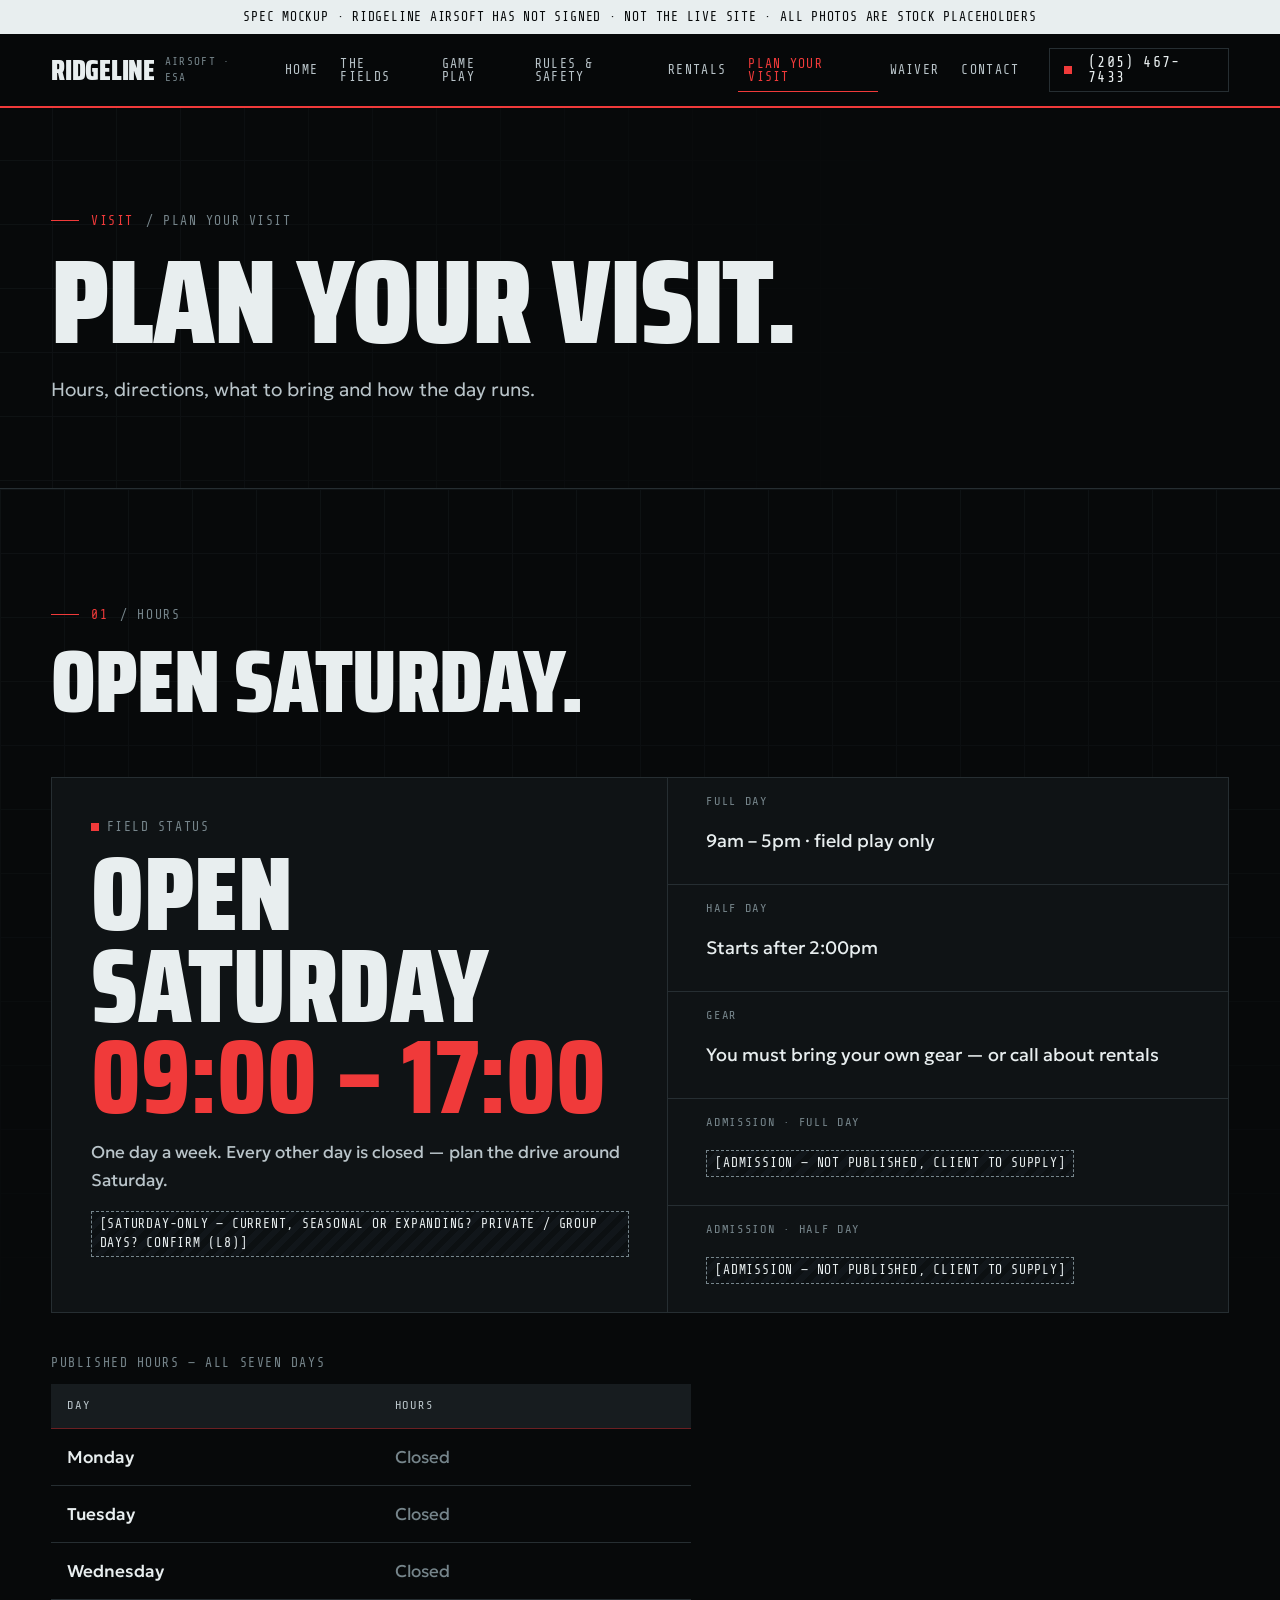
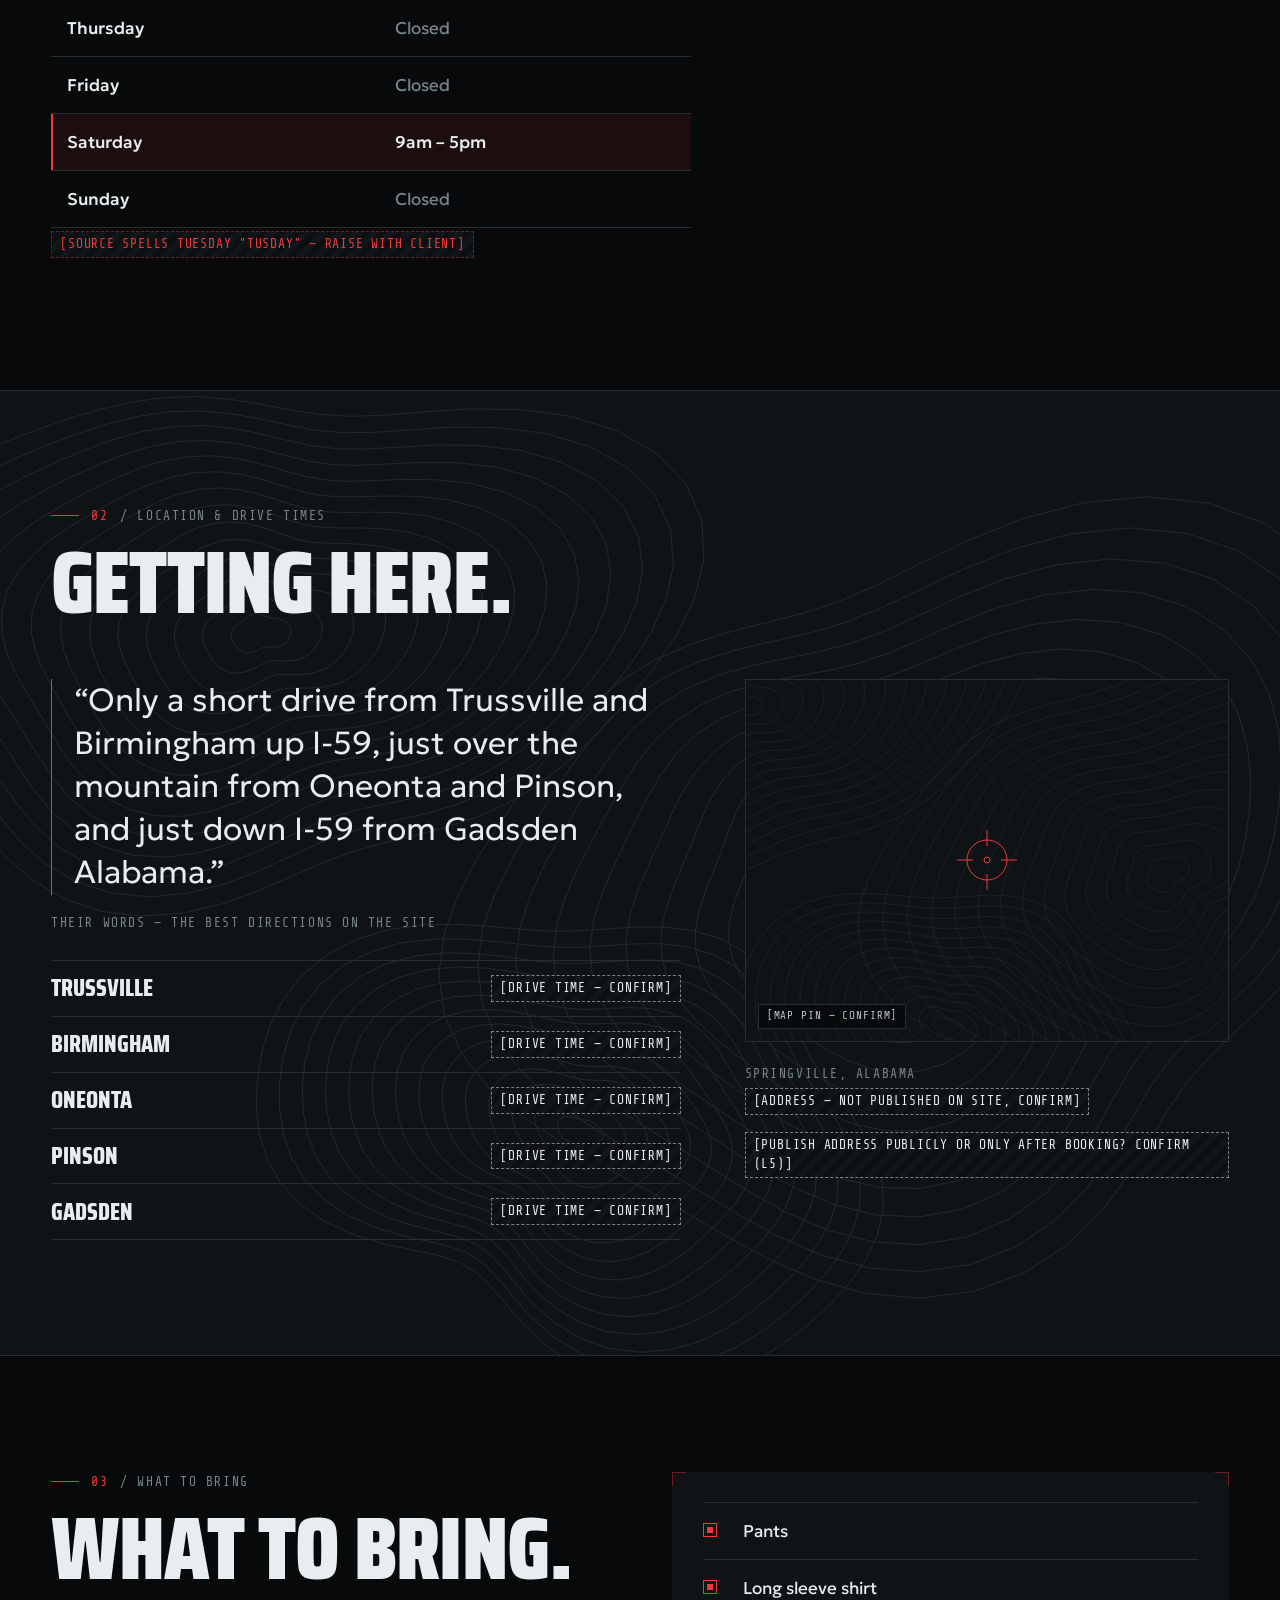
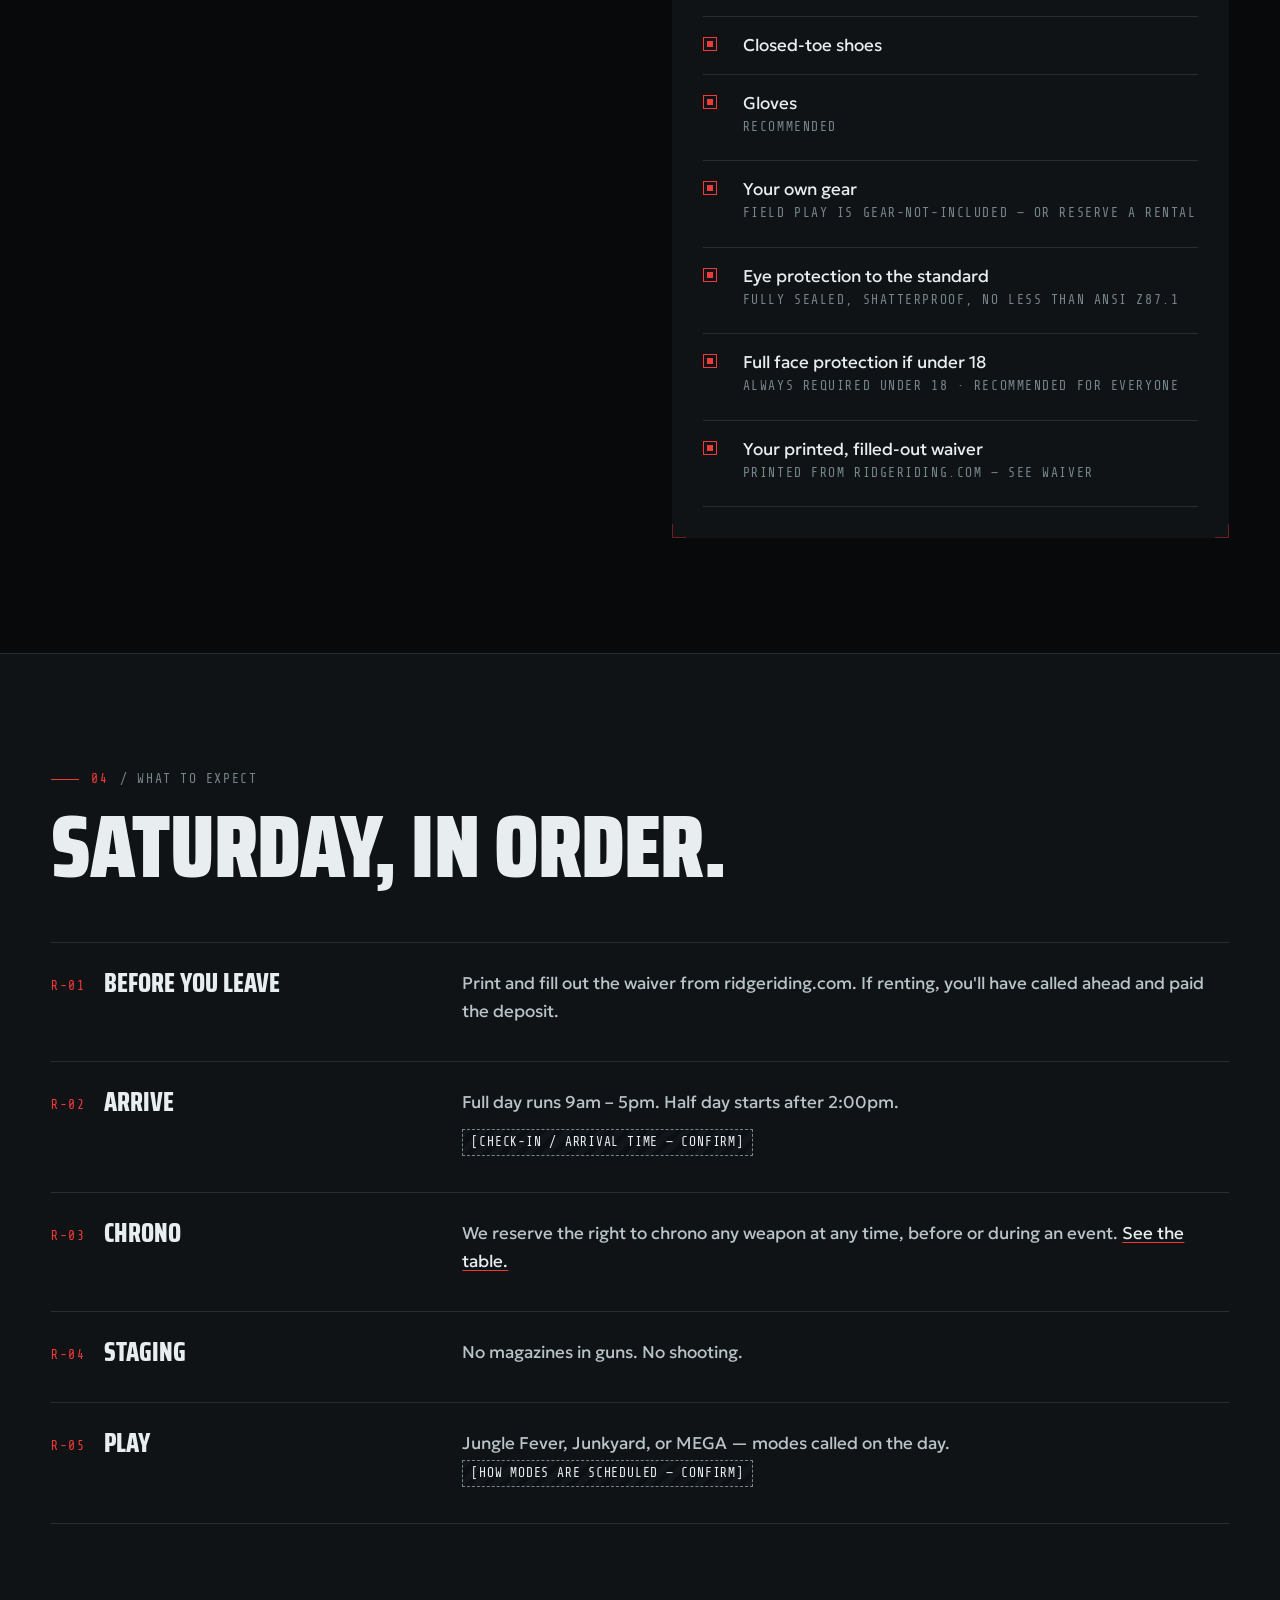
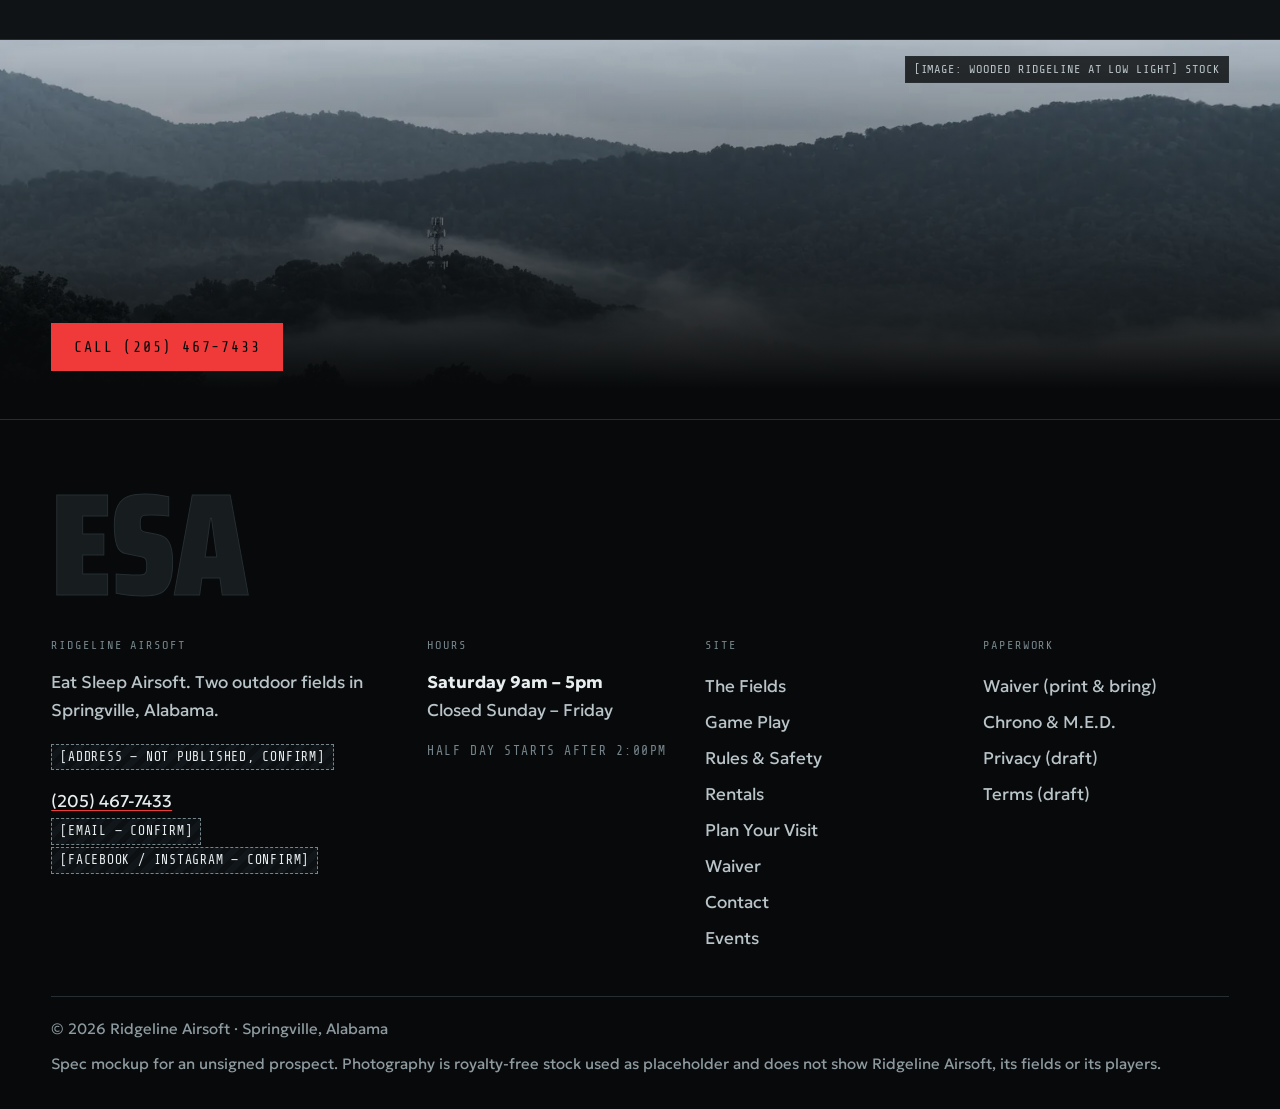
<file: plan-your-visit.html>
<!doctype html>
<html lang="en">
<head>
<meta charset="utf-8">
<meta name="viewport" content="width=device-width, initial-scale=1">
<title>Plan Your Visit — Hours, Directions, What to Bring | Ridgeline Airsoft</title>
<meta name="description" content="Ridgeline Airsoft is open Saturdays 9am–5pm in Springville, Alabama — a short drive from Trussville, Birmingham, Oneonta, Pinson and Gadsden.">
<meta name="robots" content="noindex, nofollow">
<meta name="theme-color" content="#07090A">
<link rel="icon" href="assets/favicon.svg" type="image/svg+xml">
<link rel="preconnect" href="https://fonts.googleapis.com">
<link rel="preconnect" href="https://fonts.gstatic.com" crossorigin>
<link href="https://fonts.googleapis.com/css2?family=Geologica:wght@300;400;500;600&family=Saira+Condensed:wght@800;900&family=Share+Tech+Mono&display=swap" rel="stylesheet">
<link rel="stylesheet" href="styles.css">
</head>
<body>
<a class="skip" href="#main">Skip to content</a>
<div class="mock-ribbon">Spec mockup · Ridgeline Airsoft has not signed · not the live site · all photos are stock placeholders</div>
<header class="site-head">
  <div class="wrap">
    <a class="brand" href="index.html" aria-label="Ridgeline Airsoft home"><span class="display">Ridgeline</span><span class="mono">Airsoft · ESA</span></a>
    <button class="menu-btn" aria-expanded="false" aria-controls="site-nav">Menu</button>
    <nav class="nav" id="site-nav" aria-label="Main">
      <ul><li><a href="index.html">Home</a></li><li><a href="fields.html">The Fields</a></li><li><a href="game-play.html">Game Play</a></li><li><a href="rules.html">Rules &amp; Safety</a></li><li><a href="rentals.html">Rentals</a></li><li><a href="plan-your-visit.html" aria-current="page">Plan Your Visit</a></li><li><a href="waiver.html">Waiver</a></li><li><a href="contact.html">Contact</a></li></ul>
    </nav>
    <a class="head-call" href="tel:+12054677433"><span class="pulse-dot" aria-hidden="true"></span>(205) 467-7433</a>
  </div>
</header>
<main id="main">
<section class="page-head">
  <div class="grid-overlay" aria-hidden="true"></div>
  <div class="wrap">
    <p class="eyebrow"><b>VISIT</b> / Plan your visit</p>
    <h1 class="display">Plan your visit.</h1>
    <p class="lede">Hours, directions, what to bring and how the day runs.</p>
  </div>
</section>
<section class="section section--grid" aria-labelledby="hours-h">
  <div class="wrap">
    <div class="sec-head"><p class="eyebrow"><b>01</b> / Hours</p><h2 class="display" id="hours-h">Open Saturday.</h2></div>
    <div class="status brk rv">
  <div class="status-main">
    <p class="mono"><span class="pulse-dot" aria-hidden="true"></span>Field status</p>
    <p class="open">Open Saturday <span>09:00 – 17:00</span></p>
    <p>One day a week. Every other day is closed — plan the drive around Saturday.</p>
    <p><span class="flag ">[SATURDAY-ONLY — CURRENT, SEASONAL OR EXPANDING? PRIVATE / GROUP DAYS? CONFIRM (L8)]</span></p>
  </div>
  <ul class="status-facts">
    <li><span class="k">Full day</span><span class="v">9am – 5pm · field play only</span></li>
    <li><span class="k">Half day</span><span class="v">Starts after 2:00pm</span></li>
    <li><span class="k">Gear</span><span class="v">You must bring your own gear — or call about rentals</span></li>
    <li><span class="k">Admission · full day</span><span class="v"><span class="flag ">[ADMISSION — NOT PUBLISHED, CLIENT TO SUPPLY]</span></span></li>
    <li><span class="k">Admission · half day</span><span class="v"><span class="flag ">[ADMISSION — NOT PUBLISHED, CLIENT TO SUPPLY]</span></span></li>
  </ul>
</div>
    <div style="margin-top:40px;max-width:640px"><table class="dtable hours">
  <caption>Published hours — all seven days</caption>
  <thead><tr><th scope="col">Day</th><th scope="col">Hours</th></tr></thead>
  <tbody><tr class=""><th scope="row">Monday</th><td class="closed">Closed</td></tr><tr class=""><th scope="row">Tuesday</th><td class="closed">Closed</td></tr><tr class=""><th scope="row">Wednesday</th><td class="closed">Closed</td></tr><tr class=""><th scope="row">Thursday</th><td class="closed">Closed</td></tr><tr class=""><th scope="row">Friday</th><td class="closed">Closed</td></tr><tr class="is-open"><th scope="row">Saturday</th><td class="is-open">9am – 5pm</td></tr><tr class=""><th scope="row">Sunday</th><td class="closed">Closed</td></tr></tbody>
</table><p><span class="flag flag--sic">[SOURCE SPELLS TUESDAY "TUSDAY" — RAISE WITH CLIENT]</span></p></div>
  </div>
</section>
<section class="section section--panel section--topo" aria-labelledby="loc-h">
  <div class="wrap">
    <div class="sec-head"><p class="eyebrow"><b>02</b> / Location &amp; drive times</p><h2 class="display" id="loc-h">Getting here.</h2></div>
    <div class="split split--wide-left">
  <div>
    <blockquote class="big-quote">“Only a short drive from Trussville and Birmingham up I-59, just over the mountain from Oneonta and Pinson, and just down I-59 from Gadsden Alabama.”</blockquote>
    <p class="mono">Their words — the best directions on the site</p>
    <ul class="loc-list" style="margin-top:28px"><li><span class="town">Trussville</span><span class="flag ">[DRIVE TIME — CONFIRM]</span></li><li><span class="town">Birmingham</span><span class="flag ">[DRIVE TIME — CONFIRM]</span></li><li><span class="town">Oneonta</span><span class="flag ">[DRIVE TIME — CONFIRM]</span></li><li><span class="town">Pinson</span><span class="flag ">[DRIVE TIME — CONFIRM]</span></li><li><span class="town">Gadsden</span><span class="flag ">[DRIVE TIME — CONFIRM]</span></li></ul>
  </div>
  <div>
    <div class="map-frame brk"><svg class="pin" viewBox="0 0 64 64" aria-hidden="true" fill="none" stroke="currentColor" stroke-width="1"><circle cx="32" cy="32" r="20"/><circle cx="32" cy="32" r="3"/><path d="M32 2v16M32 46v16M2 32h16M46 32h16"/></svg><span class="ph-cap" style="top:auto;bottom:12px">[MAP PIN — CONFIRM]</span></div>
    <p style="margin-top:16px"><span class="mono">Springville, Alabama</span><br><span class="flag ">[ADDRESS — NOT PUBLISHED ON SITE, CONFIRM]</span></p>
    <p><span class="flag ">[PUBLISH ADDRESS PUBLICLY OR ONLY AFTER BOOKING? CONFIRM (L5)]</span></p>
  </div>
</div>
  </div>
</section>
<section class="section" aria-labelledby="kit-h">
  <div class="wrap split">
    <div><p class="eyebrow"><b>03</b> / What to bring</p><h2 class="display" id="kit-h">What to bring.</h2></div>
    <div class="brk panel card rv"><ul class="checklist"><li><span>Pants</span></li><li><span>Long sleeve shirt</span></li><li><span>Closed-toe shoes</span></li><li><span>Gloves<span class=mono>Recommended</span></span></li><li><span>Your own gear<span class=mono>Field play is gear-not-included — or reserve a rental</span></span></li><li><span>Eye protection to the standard<span class=mono>Fully sealed, shatterproof, no less than ANSI Z87.1</span></span></li><li><span>Full face protection if under 18<span class=mono>Always required under 18 · recommended for everyone</span></span></li><li><span>Your printed, filled-out waiver<span class=mono>Printed from ridgeriding.com — see Waiver</span></span></li></ul></div>
  </div>
</section>
<section class="section section--panel" aria-labelledby="expect-h">
  <div class="wrap">
    <div class="sec-head"><p class="eyebrow"><b>04</b> / What to expect</p><h2 class="display" id="expect-h">Saturday, in order.</h2></div>
    <ol class="rules">
      <li><h3>Before you leave</h3><div><p>Print and fill out the waiver from ridgeriding.com. If renting, you'll have called ahead and paid the deposit.</p></div></li>
      <li><h3>Arrive</h3><div><p>Full day runs 9am – 5pm. Half day starts after 2:00pm.</p><p><span class="flag ">[CHECK-IN / ARRIVAL TIME — CONFIRM]</span></p></div></li>
      <li><h3>Chrono</h3><div><p>We reserve the right to chrono any weapon at any time, before or during an event. <a href="rules.html#chrono">See the table.</a></p></div></li>
      <li><h3>Staging</h3><div><p>No magazines in guns. No shooting.</p></div></li>
      <li><h3>Play</h3><div><p>Jungle Fever, Junkyard, or MEGA — modes called on the day. <span class="flag ">[HOW MODES ARE SCHEDULED — CONFIRM]</span></p></div></li>
    </ol>
  </div>
</section>
<div class="photo-band" role="img" aria-label="Forested ridgelines layered in low fog">
  <img src="assets/img/PLACEHOLDER-band-ridgeline.webp" alt="" width="1600" height="900" loading="lazy">
  <span class="img-label">[IMAGE: wooded ridgeline at low light] stock</span>
  <div class="wrap"><a class="btn btn--primary" href="tel:+12054677433">Call (205) 467-7433</a></div>
</div></main>
<footer class="site-foot">
  <div class="wrap">
    <p class="esa" aria-hidden="true">ESA</p>
    <div class="foot-grid">
      <div>
        <h2>Ridgeline Airsoft</h2>
        <p>Eat Sleep Airsoft. Two outdoor fields in Springville, Alabama.</p>
        <p><span class="flag ">[ADDRESS — NOT PUBLISHED, CONFIRM]</span></p>
        <p><a href="tel:+12054677433">(205) 467-7433</a><br><span class="flag ">[EMAIL — CONFIRM]</span><br><span class="flag ">[FACEBOOK / INSTAGRAM — CONFIRM]</span></p>
      </div>
      <div>
        <h2>Hours</h2>
        <p><strong style="color:var(--bone)">Saturday 9am – 5pm</strong><br>Closed Sunday – Friday</p>
        <p class="mono">Half day starts after 2:00pm</p>
      </div>
      <div>
        <h2>Site</h2>
        <ul><li><a href="fields.html">The Fields</a></li><li><a href="game-play.html">Game Play</a></li><li><a href="rules.html">Rules &amp; Safety</a></li><li><a href="rentals.html">Rentals</a></li><li><a href="plan-your-visit.html">Plan Your Visit</a></li><li><a href="waiver.html">Waiver</a></li><li><a href="contact.html">Contact</a></li><li><a href="events.html">Events</a></li></ul>
      </div>
      <div>
        <h2>Paperwork</h2>
        <ul>
          <li><a href="waiver.html">Waiver (print &amp; bring)</a></li>
          <li><a href="rules.html#chrono">Chrono &amp; M.E.D.</a></li>
          <li><a href="privacy.html">Privacy (draft)</a></li>
          <li><a href="terms.html">Terms (draft)</a></li>
        </ul>
      </div>
    </div>
    <div class="foot-base">
      <p>© <span data-year>2026</span> Ridgeline Airsoft · Springville, Alabama</p>
      <p>Spec mockup for an unsigned prospect. Photography is royalty-free stock used as placeholder and does not show Ridgeline Airsoft, its fields or its players.</p>
    </div>
  </div>
</footer>
<nav class="action-bar" aria-label="Quick actions">
  <a href="tel:+12054677433">Call</a>
  <a href="waiver.html">Waiver</a>
</nav>
<script src="script.js" defer></script>
</body>
</html>
</file>
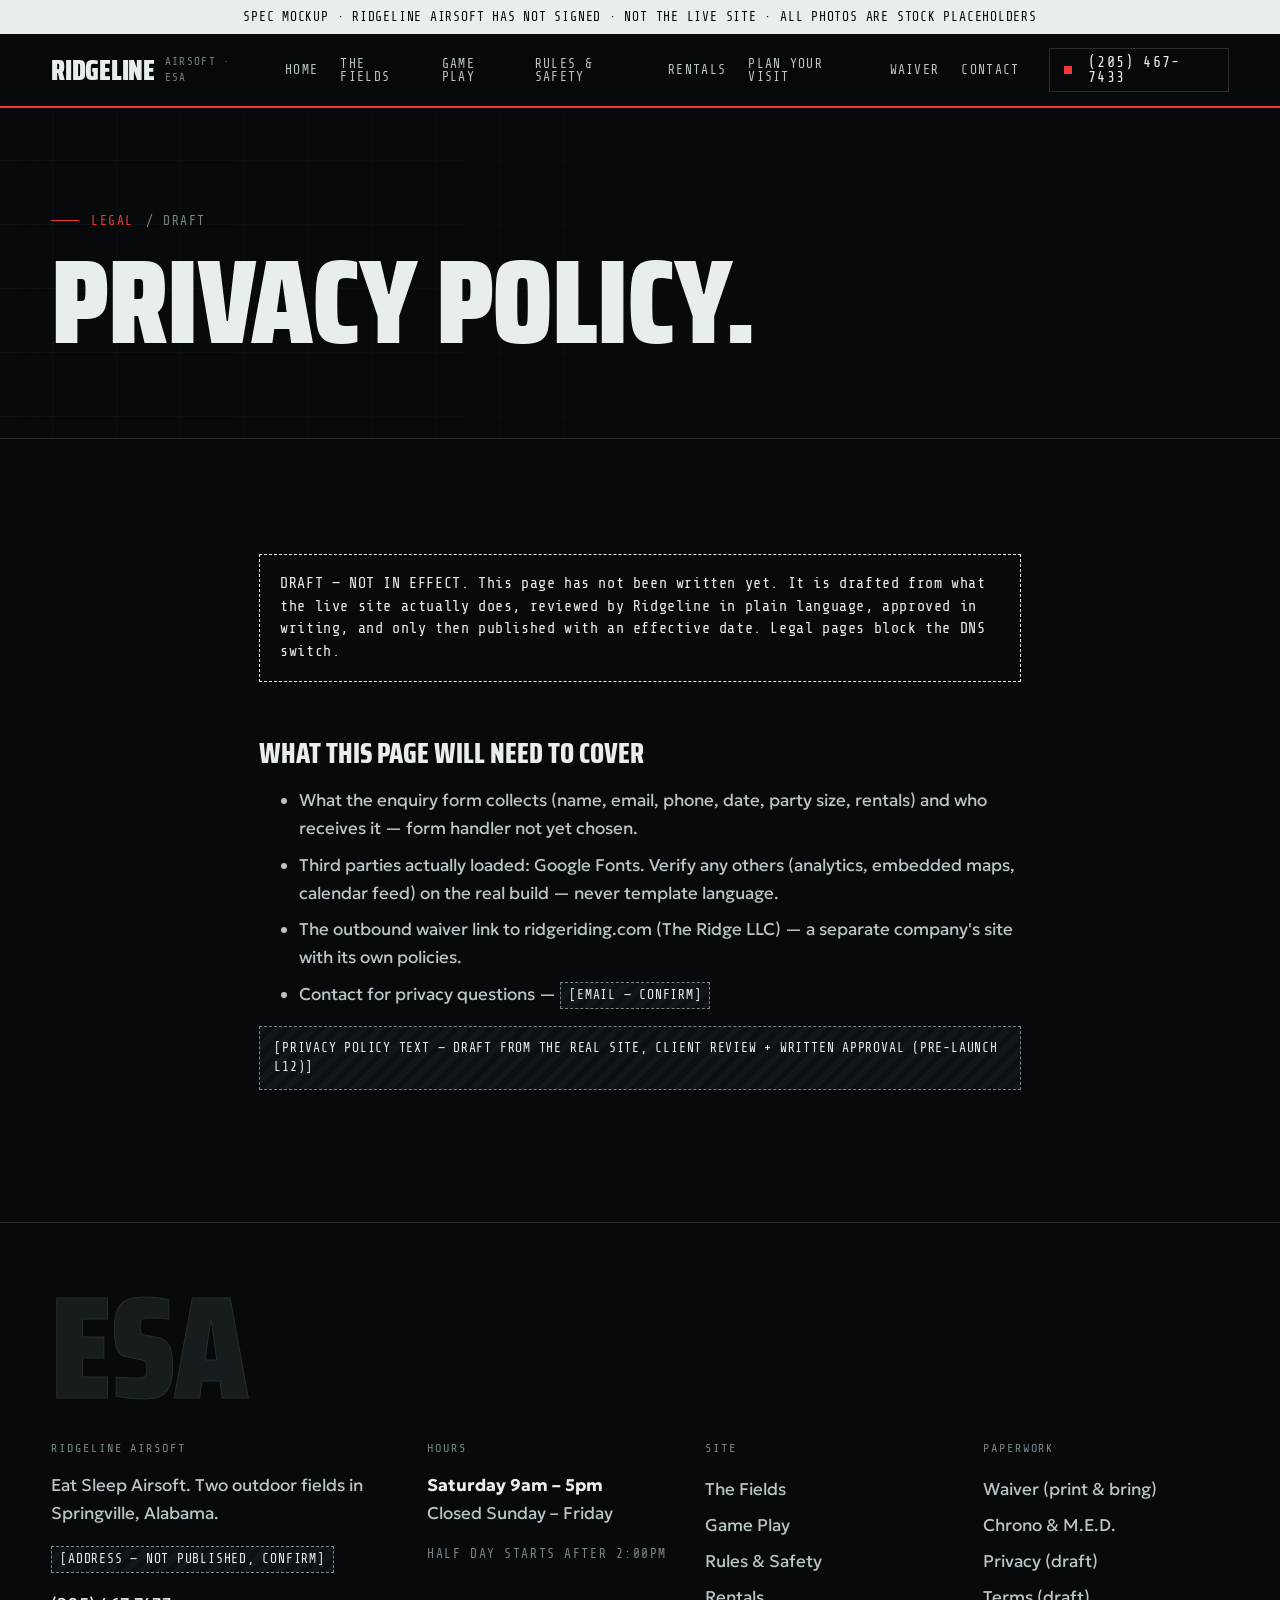
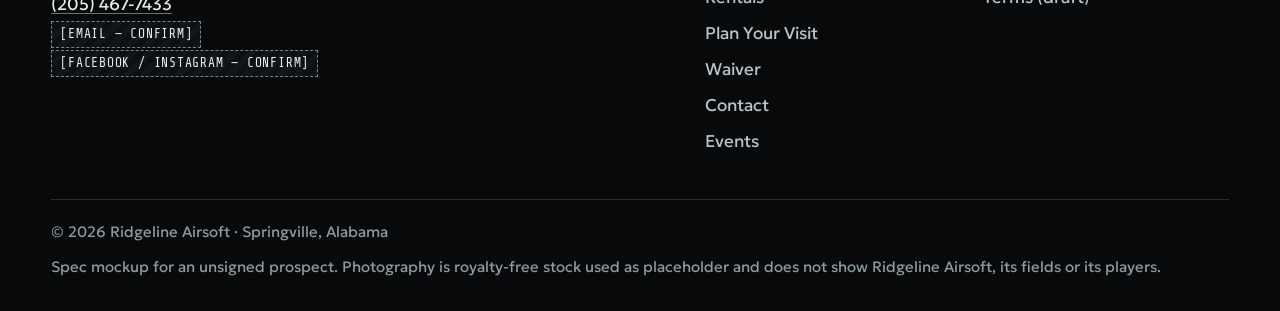
<file: privacy.html>
<!doctype html>
<html lang="en">
<head>
<meta charset="utf-8">
<meta name="viewport" content="width=device-width, initial-scale=1">
<title>Privacy Policy (Draft) | Ridgeline Airsoft</title>
<meta name="description" content="Draft privacy policy for Ridgeline Airsoft — not in effect.">
<meta name="robots" content="noindex, nofollow">
<meta name="theme-color" content="#07090A">
<link rel="icon" href="assets/favicon.svg" type="image/svg+xml">
<link rel="preconnect" href="https://fonts.googleapis.com">
<link rel="preconnect" href="https://fonts.gstatic.com" crossorigin>
<link href="https://fonts.googleapis.com/css2?family=Geologica:wght@300;400;500;600&family=Saira+Condensed:wght@800;900&family=Share+Tech+Mono&display=swap" rel="stylesheet">
<link rel="stylesheet" href="styles.css">
</head>
<body>
<a class="skip" href="#main">Skip to content</a>
<div class="mock-ribbon">Spec mockup · Ridgeline Airsoft has not signed · not the live site · all photos are stock placeholders</div>
<header class="site-head">
  <div class="wrap">
    <a class="brand" href="index.html" aria-label="Ridgeline Airsoft home"><span class="display">Ridgeline</span><span class="mono">Airsoft · ESA</span></a>
    <button class="menu-btn" aria-expanded="false" aria-controls="site-nav">Menu</button>
    <nav class="nav" id="site-nav" aria-label="Main">
      <ul><li><a href="index.html">Home</a></li><li><a href="fields.html">The Fields</a></li><li><a href="game-play.html">Game Play</a></li><li><a href="rules.html">Rules &amp; Safety</a></li><li><a href="rentals.html">Rentals</a></li><li><a href="plan-your-visit.html">Plan Your Visit</a></li><li><a href="waiver.html">Waiver</a></li><li><a href="contact.html">Contact</a></li></ul>
    </nav>
    <a class="head-call" href="tel:+12054677433"><span class="pulse-dot" aria-hidden="true"></span>(205) 467-7433</a>
  </div>
</header>
<main id="main">
<section class="page-head">
  <div class="grid-overlay" aria-hidden="true"></div>
  <div class="wrap">
    <p class="eyebrow"><b>LEGAL</b> / Draft</p>
    <h1 class="display">Privacy Policy.</h1>
    
  </div>
</section>
<section class="section"><div class="wrap prose">
  <div class="draft-banner">DRAFT — NOT IN EFFECT. This page has not been written yet. It is drafted from what the live site actually does, reviewed by Ridgeline in plain language, approved in writing, and only then published with an effective date. Legal pages block the DNS switch.</div>
  <h2>What this page will need to cover</h2>
  <ul><li>What the enquiry form collects (name, email, phone, date, party size, rentals) and who receives it — form handler not yet chosen.</li><li>Third parties actually loaded: Google Fonts. Verify any others (analytics, embedded maps, calendar feed) on the real build — never template language.</li><li>The outbound waiver link to ridgeriding.com (The Ridge LLC) — a separate company's site with its own policies.</li><li>Contact for privacy questions — <span class="flag ">[EMAIL — CONFIRM]</span></li></ul>
  <p><span class="flag flag--block ">[PRIVACY POLICY TEXT — DRAFT FROM THE REAL SITE, CLIENT REVIEW + WRITTEN APPROVAL (PRE-LAUNCH L12)]</span></p>
</div></section></main>
<footer class="site-foot">
  <div class="wrap">
    <p class="esa" aria-hidden="true">ESA</p>
    <div class="foot-grid">
      <div>
        <h2>Ridgeline Airsoft</h2>
        <p>Eat Sleep Airsoft. Two outdoor fields in Springville, Alabama.</p>
        <p><span class="flag ">[ADDRESS — NOT PUBLISHED, CONFIRM]</span></p>
        <p><a href="tel:+12054677433">(205) 467-7433</a><br><span class="flag ">[EMAIL — CONFIRM]</span><br><span class="flag ">[FACEBOOK / INSTAGRAM — CONFIRM]</span></p>
      </div>
      <div>
        <h2>Hours</h2>
        <p><strong style="color:var(--bone)">Saturday 9am – 5pm</strong><br>Closed Sunday – Friday</p>
        <p class="mono">Half day starts after 2:00pm</p>
      </div>
      <div>
        <h2>Site</h2>
        <ul><li><a href="fields.html">The Fields</a></li><li><a href="game-play.html">Game Play</a></li><li><a href="rules.html">Rules &amp; Safety</a></li><li><a href="rentals.html">Rentals</a></li><li><a href="plan-your-visit.html">Plan Your Visit</a></li><li><a href="waiver.html">Waiver</a></li><li><a href="contact.html">Contact</a></li><li><a href="events.html">Events</a></li></ul>
      </div>
      <div>
        <h2>Paperwork</h2>
        <ul>
          <li><a href="waiver.html">Waiver (print &amp; bring)</a></li>
          <li><a href="rules.html#chrono">Chrono &amp; M.E.D.</a></li>
          <li><a href="privacy.html">Privacy (draft)</a></li>
          <li><a href="terms.html">Terms (draft)</a></li>
        </ul>
      </div>
    </div>
    <div class="foot-base">
      <p>© <span data-year>2026</span> Ridgeline Airsoft · Springville, Alabama</p>
      <p>Spec mockup for an unsigned prospect. Photography is royalty-free stock used as placeholder and does not show Ridgeline Airsoft, its fields or its players.</p>
    </div>
  </div>
</footer>
<nav class="action-bar" aria-label="Quick actions">
  <a href="tel:+12054677433">Call</a>
  <a href="waiver.html">Waiver</a>
</nav>
<script src="script.js" defer></script>
</body>
</html>
</file>
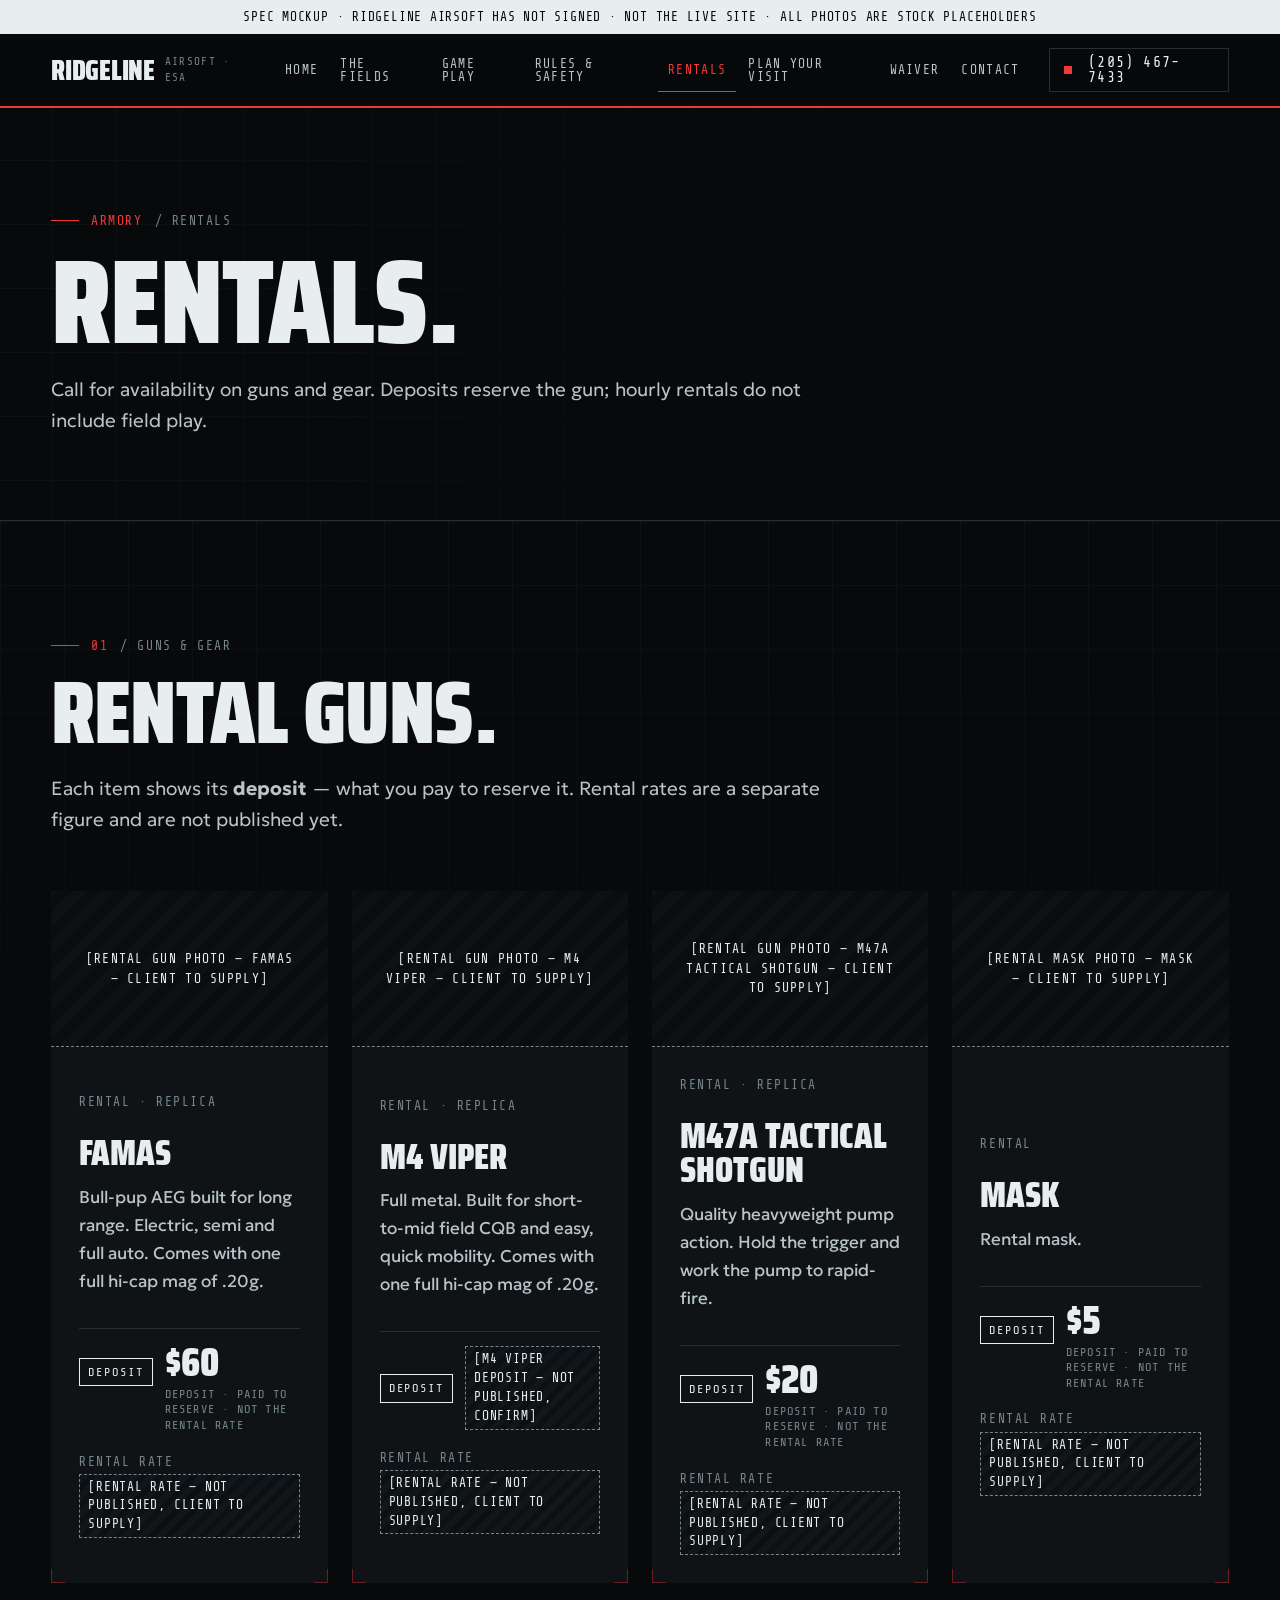
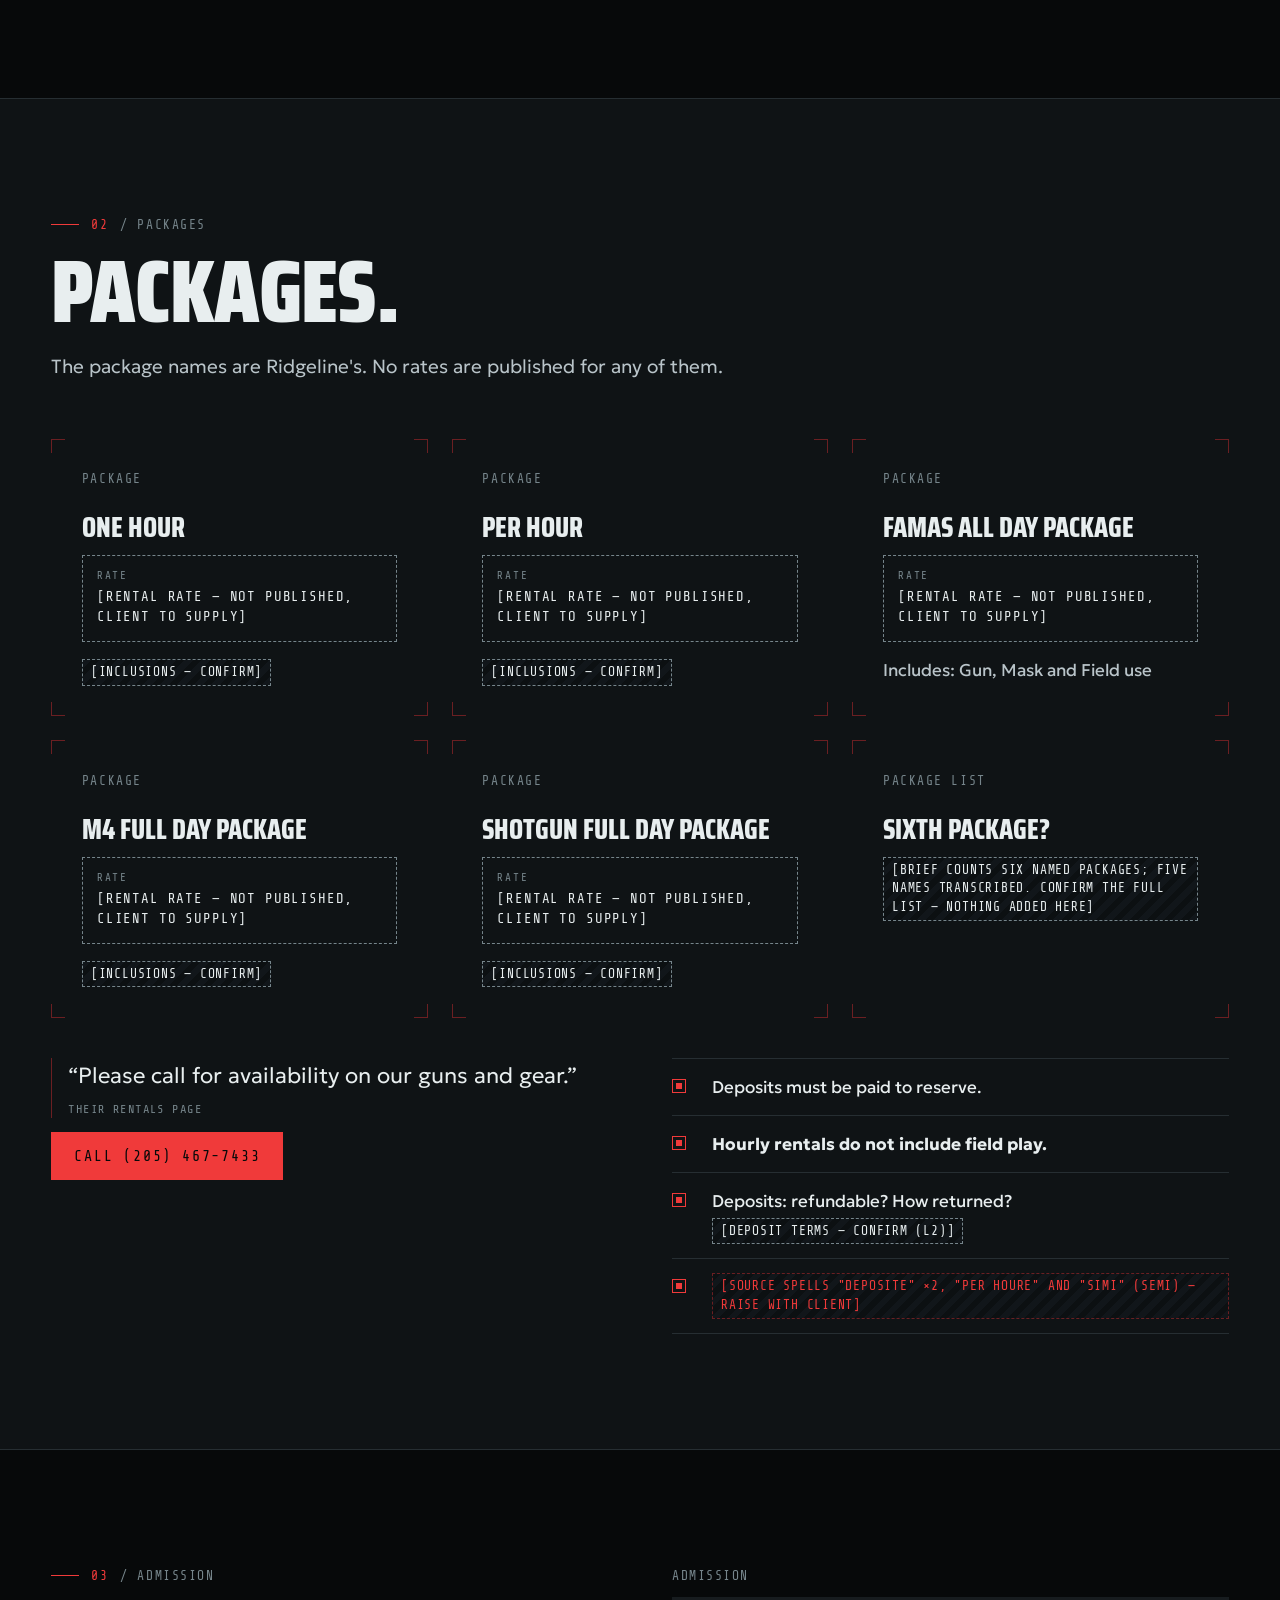
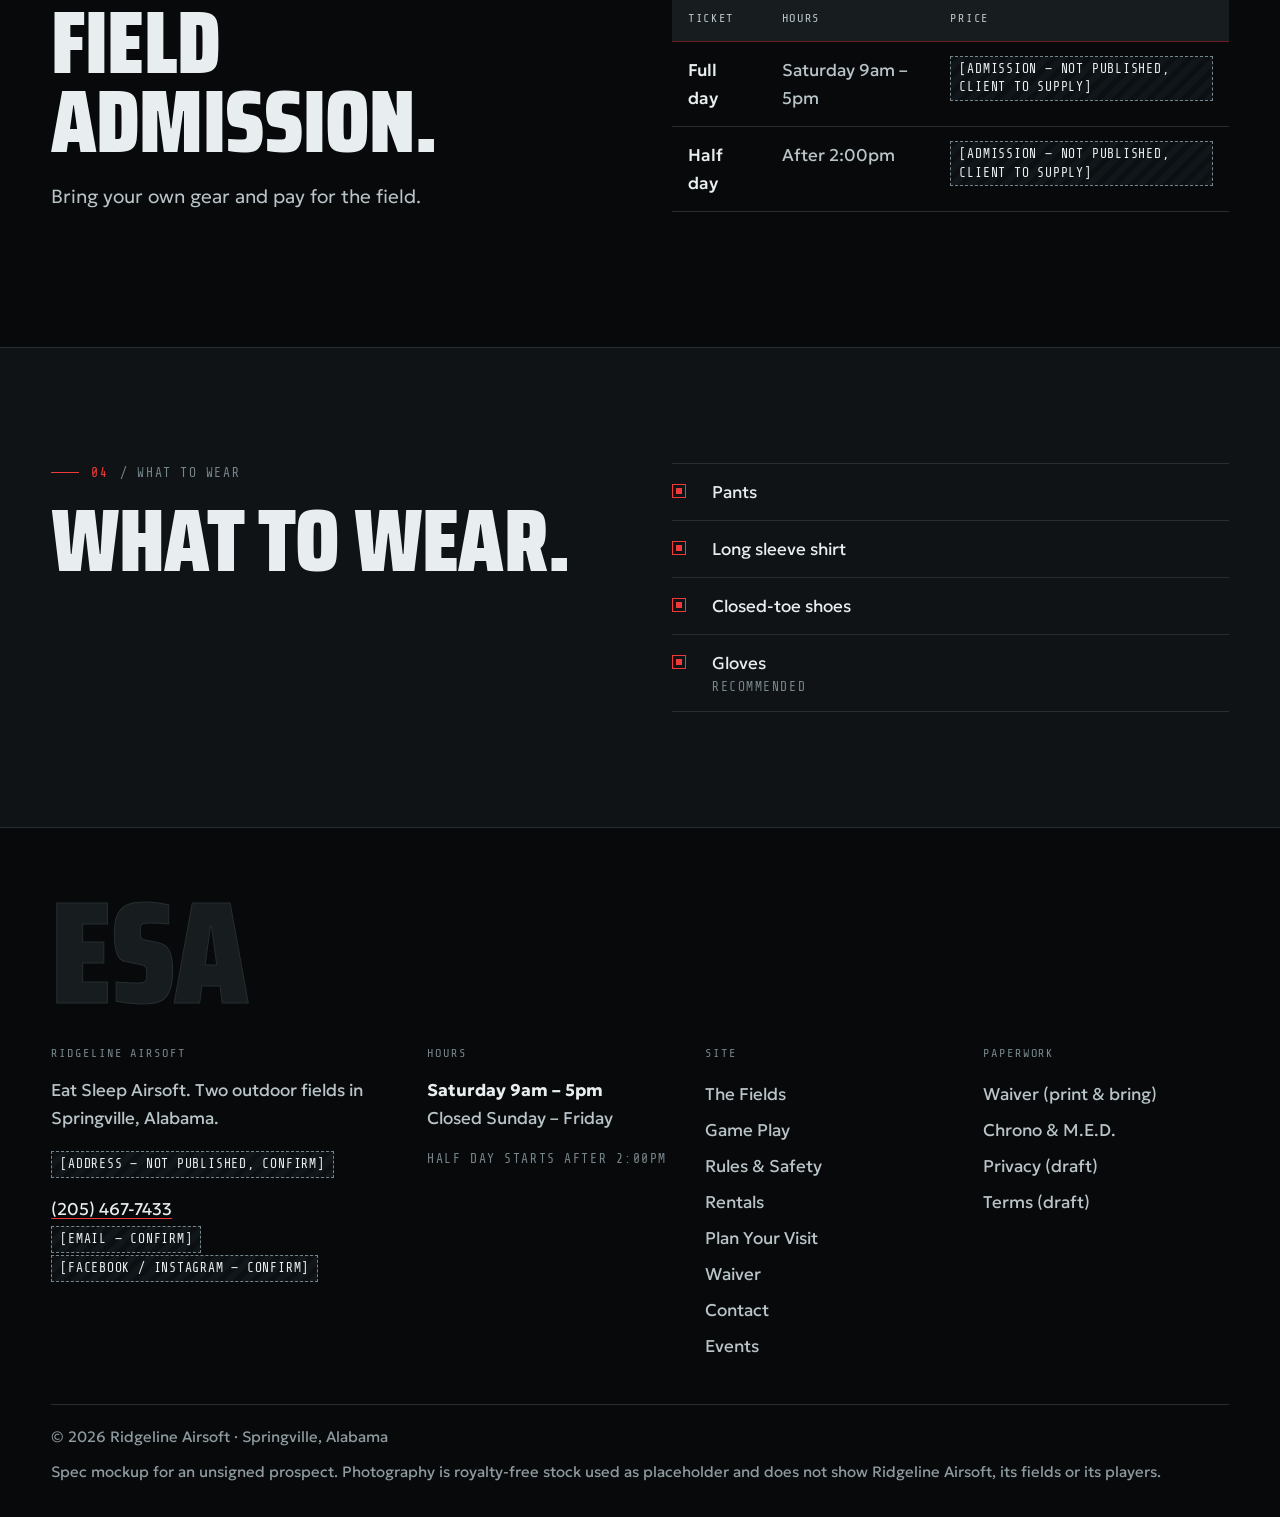
<file: rentals.html>
<!doctype html>
<html lang="en">
<head>
<meta charset="utf-8">
<meta name="viewport" content="width=device-width, initial-scale=1">
<title>Airsoft Gun Rentals — FAMAS, M4 Viper, M47A Shotgun | Ridgeline Airsoft</title>
<meta name="description" content="Rent a FAMAS, M4 Viper or M47A tactical shotgun at Ridgeline Airsoft, Springville AL. Deposits required to reserve. Call (205) 467-7433 for availability.">
<meta name="robots" content="noindex, nofollow">
<meta name="theme-color" content="#07090A">
<link rel="icon" href="assets/favicon.svg" type="image/svg+xml">
<link rel="preconnect" href="https://fonts.googleapis.com">
<link rel="preconnect" href="https://fonts.gstatic.com" crossorigin>
<link href="https://fonts.googleapis.com/css2?family=Geologica:wght@300;400;500;600&family=Saira+Condensed:wght@800;900&family=Share+Tech+Mono&display=swap" rel="stylesheet">
<link rel="stylesheet" href="styles.css">
</head>
<body>
<a class="skip" href="#main">Skip to content</a>
<div class="mock-ribbon">Spec mockup · Ridgeline Airsoft has not signed · not the live site · all photos are stock placeholders</div>
<header class="site-head">
  <div class="wrap">
    <a class="brand" href="index.html" aria-label="Ridgeline Airsoft home"><span class="display">Ridgeline</span><span class="mono">Airsoft · ESA</span></a>
    <button class="menu-btn" aria-expanded="false" aria-controls="site-nav">Menu</button>
    <nav class="nav" id="site-nav" aria-label="Main">
      <ul><li><a href="index.html">Home</a></li><li><a href="fields.html">The Fields</a></li><li><a href="game-play.html">Game Play</a></li><li><a href="rules.html">Rules &amp; Safety</a></li><li><a href="rentals.html" aria-current="page">Rentals</a></li><li><a href="plan-your-visit.html">Plan Your Visit</a></li><li><a href="waiver.html">Waiver</a></li><li><a href="contact.html">Contact</a></li></ul>
    </nav>
    <a class="head-call" href="tel:+12054677433"><span class="pulse-dot" aria-hidden="true"></span>(205) 467-7433</a>
  </div>
</header>
<main id="main">
<section class="page-head">
  <div class="grid-overlay" aria-hidden="true"></div>
  <div class="wrap">
    <p class="eyebrow"><b>ARMORY</b> / Rentals</p>
    <h1 class="display">Rentals.</h1>
    <p class="lede">Call for availability on guns and gear. Deposits reserve the gun; hourly rentals do not include field play.</p>
  </div>
</section>
<section class="section section--grid" aria-labelledby="guns-h">
  <div class="wrap">
    <div class="sec-head"><p class="eyebrow"><b>01</b> / Guns &amp; gear</p><h2 class="display" id="guns-h">Rental guns.</h2><p class="lede">Each item shows its <strong>deposit</strong> — what you pay to reserve it. Rental rates are a separate figure and are not published yet.</p></div>
    <div class="grid grid--4"><article class="gun brk rv" id="famas">
  <div class="ph-frame"><span>[RENTAL GUN PHOTO — FAMAS — CLIENT TO SUPPLY]</span></div>
  <div class="body">
    <p class="mono">Rental · replica</p>
    <h3>FAMAS</h3>
    <p>Bull-pup AEG built for long range. Electric, semi and full auto. Comes with one full hi-cap mag of .20g.</p>
    <div class="deposit"><span class="k">Deposit</span><span class="v">$60<small>Deposit · paid to reserve · not the rental rate</small></span></div>
    <p style="margin:0"><span class="mono">Rental rate</span><br><span class="flag ">[RENTAL RATE — NOT PUBLISHED, CLIENT TO SUPPLY]</span></p>
  </div>
</article><article class="gun brk rv" id="m4-viper">
  <div class="ph-frame"><span>[RENTAL GUN PHOTO — M4 VIPER — CLIENT TO SUPPLY]</span></div>
  <div class="body">
    <p class="mono">Rental · replica</p>
    <h3>M4 Viper</h3>
    <p>Full metal. Built for short-to-mid field CQB and easy, quick mobility. Comes with one full hi-cap mag of .20g.</p>
    <div class="deposit"><span class="k">Deposit</span><span class="v" style="font-size:1rem"><span class="flag ">[M4 VIPER DEPOSIT — NOT PUBLISHED, CONFIRM]</span></span></div>
    <p style="margin:0"><span class="mono">Rental rate</span><br><span class="flag ">[RENTAL RATE — NOT PUBLISHED, CLIENT TO SUPPLY]</span></p>
  </div>
</article><article class="gun brk rv" id="m47a">
  <div class="ph-frame"><span>[RENTAL GUN PHOTO — M47A TACTICAL SHOTGUN — CLIENT TO SUPPLY]</span></div>
  <div class="body">
    <p class="mono">Rental · replica</p>
    <h3>M47A Tactical Shotgun</h3>
    <p>Quality heavyweight pump action. Hold the trigger and work the pump to rapid-fire.</p>
    <div class="deposit"><span class="k">Deposit</span><span class="v">$20<small>Deposit · paid to reserve · not the rental rate</small></span></div>
    <p style="margin:0"><span class="mono">Rental rate</span><br><span class="flag ">[RENTAL RATE — NOT PUBLISHED, CLIENT TO SUPPLY]</span></p>
  </div>
</article><article class="gun brk rv" id="mask">
  <div class="ph-frame"><span>[RENTAL MASK PHOTO — MASK — CLIENT TO SUPPLY]</span></div>
  <div class="body">
    <p class="mono">Rental</p>
    <h3>Mask</h3>
    <p>Rental mask.</p>
    <div class="deposit"><span class="k">Deposit</span><span class="v">$5<small>Deposit · paid to reserve · not the rental rate</small></span></div>
    <p style="margin:0"><span class="mono">Rental rate</span><br><span class="flag ">[RENTAL RATE — NOT PUBLISHED, CLIENT TO SUPPLY]</span></p>
  </div>
</article></div>
  </div>
</section>
<section class="section section--panel" aria-labelledby="pkg-h">
  <div class="wrap">
    <div class="sec-head"><p class="eyebrow"><b>02</b> / Packages</p><h2 class="display" id="pkg-h">Packages.</h2><p class="lede">The package names are Ridgeline's. No rates are published for any of them.</p></div>
    <div class="grid grid--3"><article class="pkg card brk rv">
  <p class="mono">Package</p>
  <h3 class="pname">One Hour</h3>
  <div class="rate"><span class="k">Rate</span><span class="flag">[RENTAL RATE — NOT PUBLISHED, CLIENT TO SUPPLY]</span></div>
  <p style="margin:0"><span class="flag ">[INCLUSIONS — CONFIRM]</span></p>
</article><article class="pkg card brk rv">
  <p class="mono">Package</p>
  <h3 class="pname">Per Hour</h3>
  <div class="rate"><span class="k">Rate</span><span class="flag">[RENTAL RATE — NOT PUBLISHED, CLIENT TO SUPPLY]</span></div>
  <p style="margin:0"><span class="flag ">[INCLUSIONS — CONFIRM]</span></p>
</article><article class="pkg card brk rv">
  <p class="mono">Package</p>
  <h3 class="pname">FAMAS All Day Package</h3>
  <div class="rate"><span class="k">Rate</span><span class="flag">[RENTAL RATE — NOT PUBLISHED, CLIENT TO SUPPLY]</span></div>
  <p style="margin:0">Includes: Gun, Mask and Field use</p>
</article><article class="pkg card brk rv">
  <p class="mono">Package</p>
  <h3 class="pname">M4 Full Day Package</h3>
  <div class="rate"><span class="k">Rate</span><span class="flag">[RENTAL RATE — NOT PUBLISHED, CLIENT TO SUPPLY]</span></div>
  <p style="margin:0"><span class="flag ">[INCLUSIONS — CONFIRM]</span></p>
</article><article class="pkg card brk rv">
  <p class="mono">Package</p>
  <h3 class="pname">Shotgun Full Day Package</h3>
  <div class="rate"><span class="k">Rate</span><span class="flag">[RENTAL RATE — NOT PUBLISHED, CLIENT TO SUPPLY]</span></div>
  <p style="margin:0"><span class="flag ">[INCLUSIONS — CONFIRM]</span></p>
</article><article class="pkg card brk rv">
  <p class="mono">Package list</p>
  <h3 class="pname">Sixth package?</h3>
  <p style="margin:0"><span class="flag ">[BRIEF COUNTS SIX NAMED PACKAGES; FIVE NAMES TRANSCRIBED. CONFIRM THE FULL LIST — NOTHING ADDED HERE]</span></p>
</article></div>
    <div class="split" style="margin-top:40px">
  <div>
    <blockquote class="quote" style="font-size:1.375rem">“Please call for availability on our guns and gear.”<cite>Their rentals page</cite></blockquote>
    <div class="btn-row"><a class="btn btn--primary" href="tel:+12054677433">Call (205) 467-7433</a></div>
  </div>
  <ul class="checklist">
    <li><span>Deposits must be paid to reserve.</span></li>
    <li><span><strong>Hourly rentals do not include field play.</strong></span></li>
    <li><span>Deposits: refundable? How returned? <span class="flag ">[DEPOSIT TERMS — CONFIRM (L2)]</span></span></li>
    <li><span><span class="flag flag--sic">[SOURCE SPELLS "DEPOSITE" ×2, "PER HOURE" AND "SIMI" (SEMI) — RAISE WITH CLIENT]</span></span></li>
  </ul>
</div>
  </div>
</section>
<section class="section" aria-labelledby="adm-h">
  <div class="wrap split">
    <div><p class="eyebrow"><b>03</b> / Admission</p><h2 class="display" id="adm-h">Field admission.</h2><p class="lede">Bring your own gear and pay for the field.</p></div>
    <table class="dtable"><caption>Admission</caption><thead><tr><th scope="col">Ticket</th><th scope="col">Hours</th><th scope="col">Price</th></tr></thead>
      <tbody><tr><th scope="row">Full day</th><td>Saturday 9am – 5pm</td><td><span class="flag ">[ADMISSION — NOT PUBLISHED, CLIENT TO SUPPLY]</span></td></tr>
      <tr><th scope="row">Half day</th><td>After 2:00pm</td><td><span class="flag ">[ADMISSION — NOT PUBLISHED, CLIENT TO SUPPLY]</span></td></tr></tbody></table>
  </div>
</section>
<section class="section section--panel" aria-labelledby="wear-h">
  <div class="wrap split">
    <div><p class="eyebrow"><b>04</b> / What to wear</p><h2 class="display" id="wear-h">What to wear.</h2></div>
    <ul class="checklist"><li><span>Pants</span></li><li><span>Long sleeve shirt</span></li><li><span>Closed-toe shoes</span></li><li><span>Gloves <span class="mono">Recommended</span></span></li></ul>
  </div>
</section></main>
<footer class="site-foot">
  <div class="wrap">
    <p class="esa" aria-hidden="true">ESA</p>
    <div class="foot-grid">
      <div>
        <h2>Ridgeline Airsoft</h2>
        <p>Eat Sleep Airsoft. Two outdoor fields in Springville, Alabama.</p>
        <p><span class="flag ">[ADDRESS — NOT PUBLISHED, CONFIRM]</span></p>
        <p><a href="tel:+12054677433">(205) 467-7433</a><br><span class="flag ">[EMAIL — CONFIRM]</span><br><span class="flag ">[FACEBOOK / INSTAGRAM — CONFIRM]</span></p>
      </div>
      <div>
        <h2>Hours</h2>
        <p><strong style="color:var(--bone)">Saturday 9am – 5pm</strong><br>Closed Sunday – Friday</p>
        <p class="mono">Half day starts after 2:00pm</p>
      </div>
      <div>
        <h2>Site</h2>
        <ul><li><a href="fields.html">The Fields</a></li><li><a href="game-play.html">Game Play</a></li><li><a href="rules.html">Rules &amp; Safety</a></li><li><a href="rentals.html">Rentals</a></li><li><a href="plan-your-visit.html">Plan Your Visit</a></li><li><a href="waiver.html">Waiver</a></li><li><a href="contact.html">Contact</a></li><li><a href="events.html">Events</a></li></ul>
      </div>
      <div>
        <h2>Paperwork</h2>
        <ul>
          <li><a href="waiver.html">Waiver (print &amp; bring)</a></li>
          <li><a href="rules.html#chrono">Chrono &amp; M.E.D.</a></li>
          <li><a href="privacy.html">Privacy (draft)</a></li>
          <li><a href="terms.html">Terms (draft)</a></li>
        </ul>
      </div>
    </div>
    <div class="foot-base">
      <p>© <span data-year>2026</span> Ridgeline Airsoft · Springville, Alabama</p>
      <p>Spec mockup for an unsigned prospect. Photography is royalty-free stock used as placeholder and does not show Ridgeline Airsoft, its fields or its players.</p>
    </div>
  </div>
</footer>
<nav class="action-bar" aria-label="Quick actions">
  <a href="tel:+12054677433">Call</a>
  <a href="waiver.html">Waiver</a>
</nav>
<script src="script.js" defer></script>
</body>
</html>
</file>
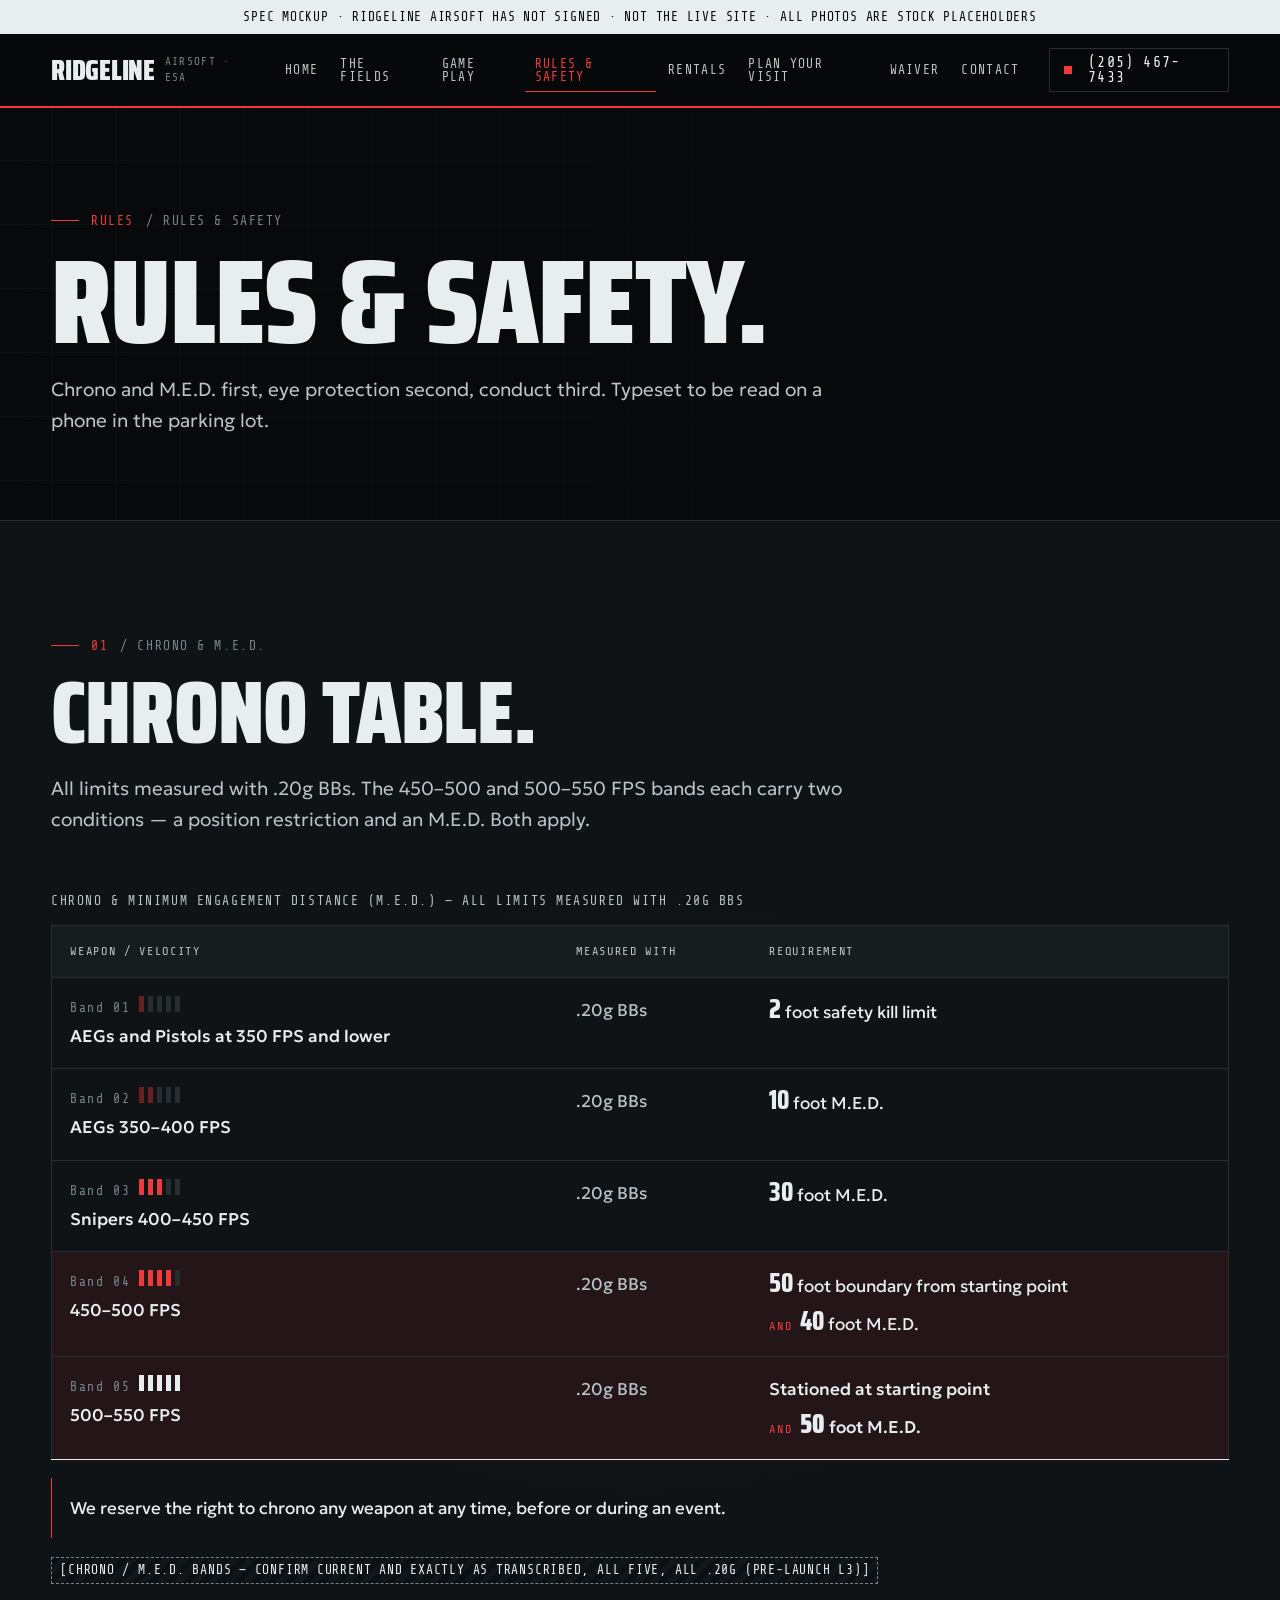
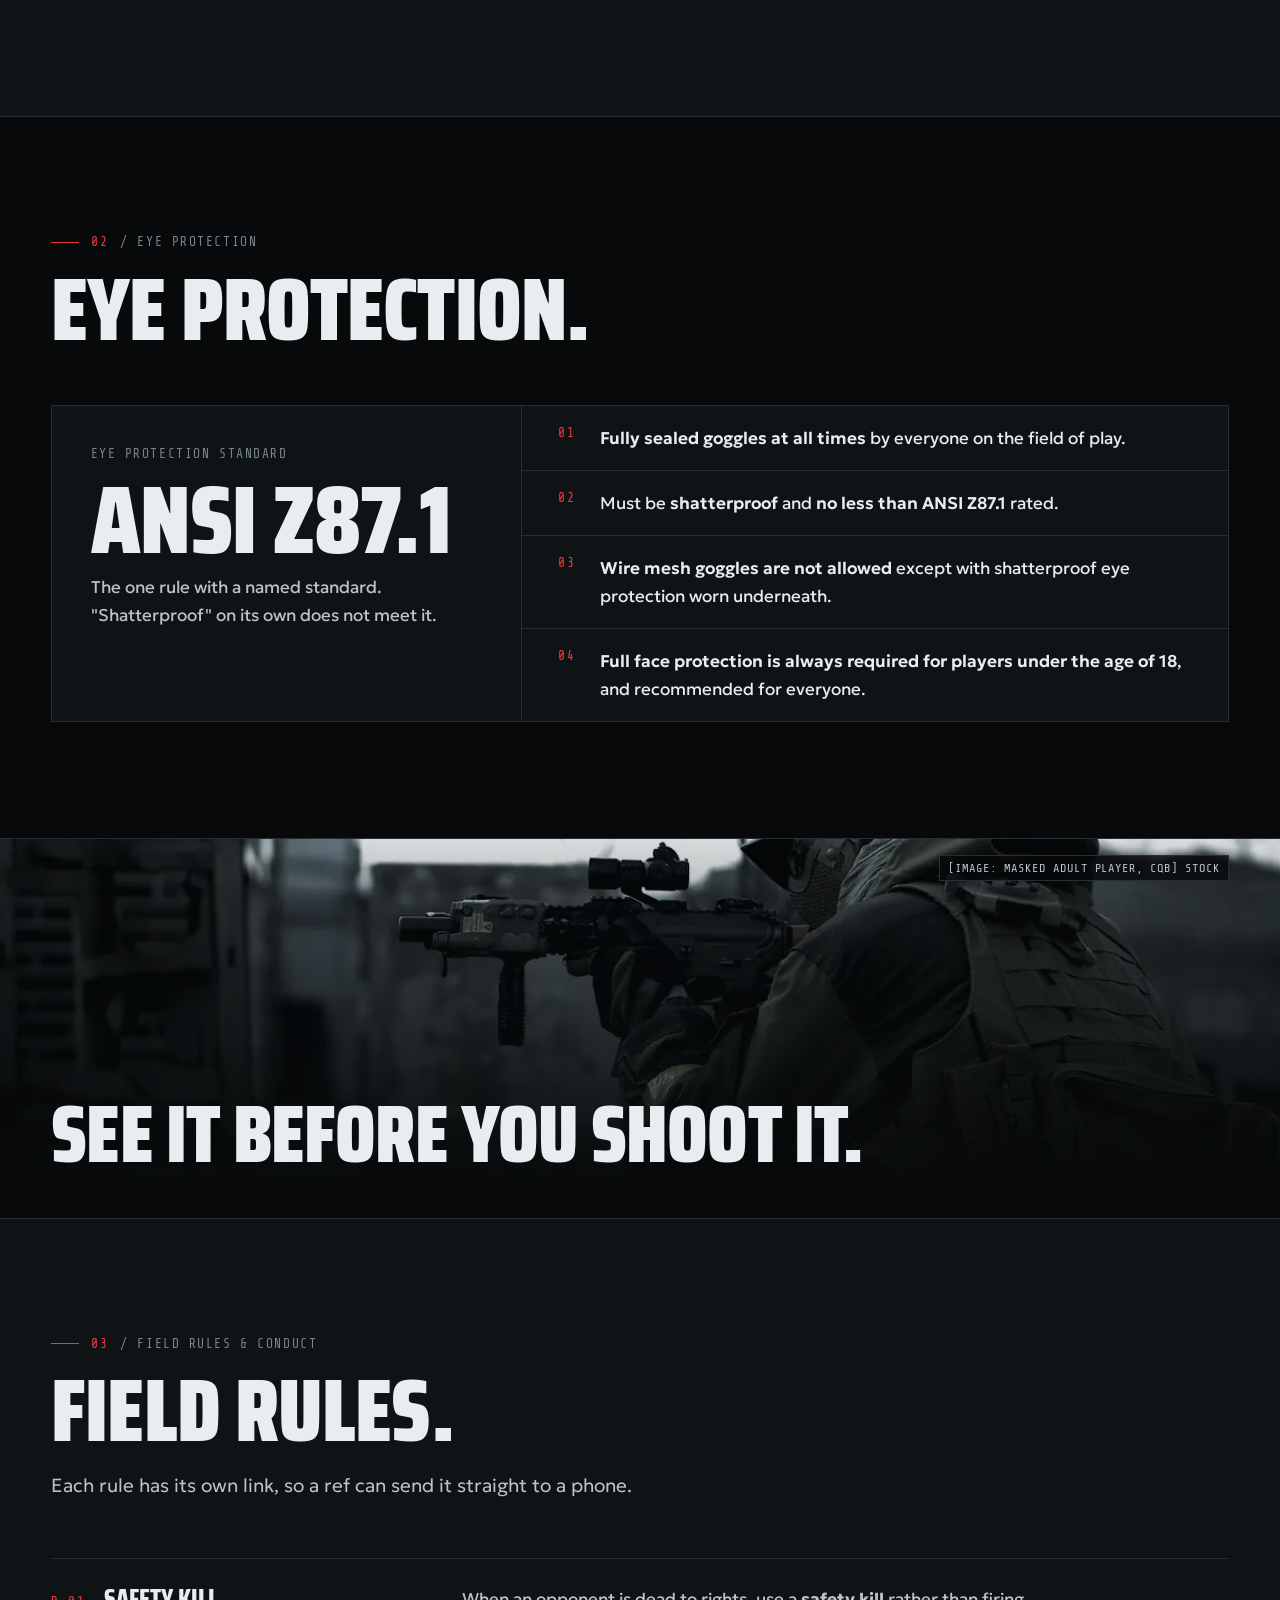
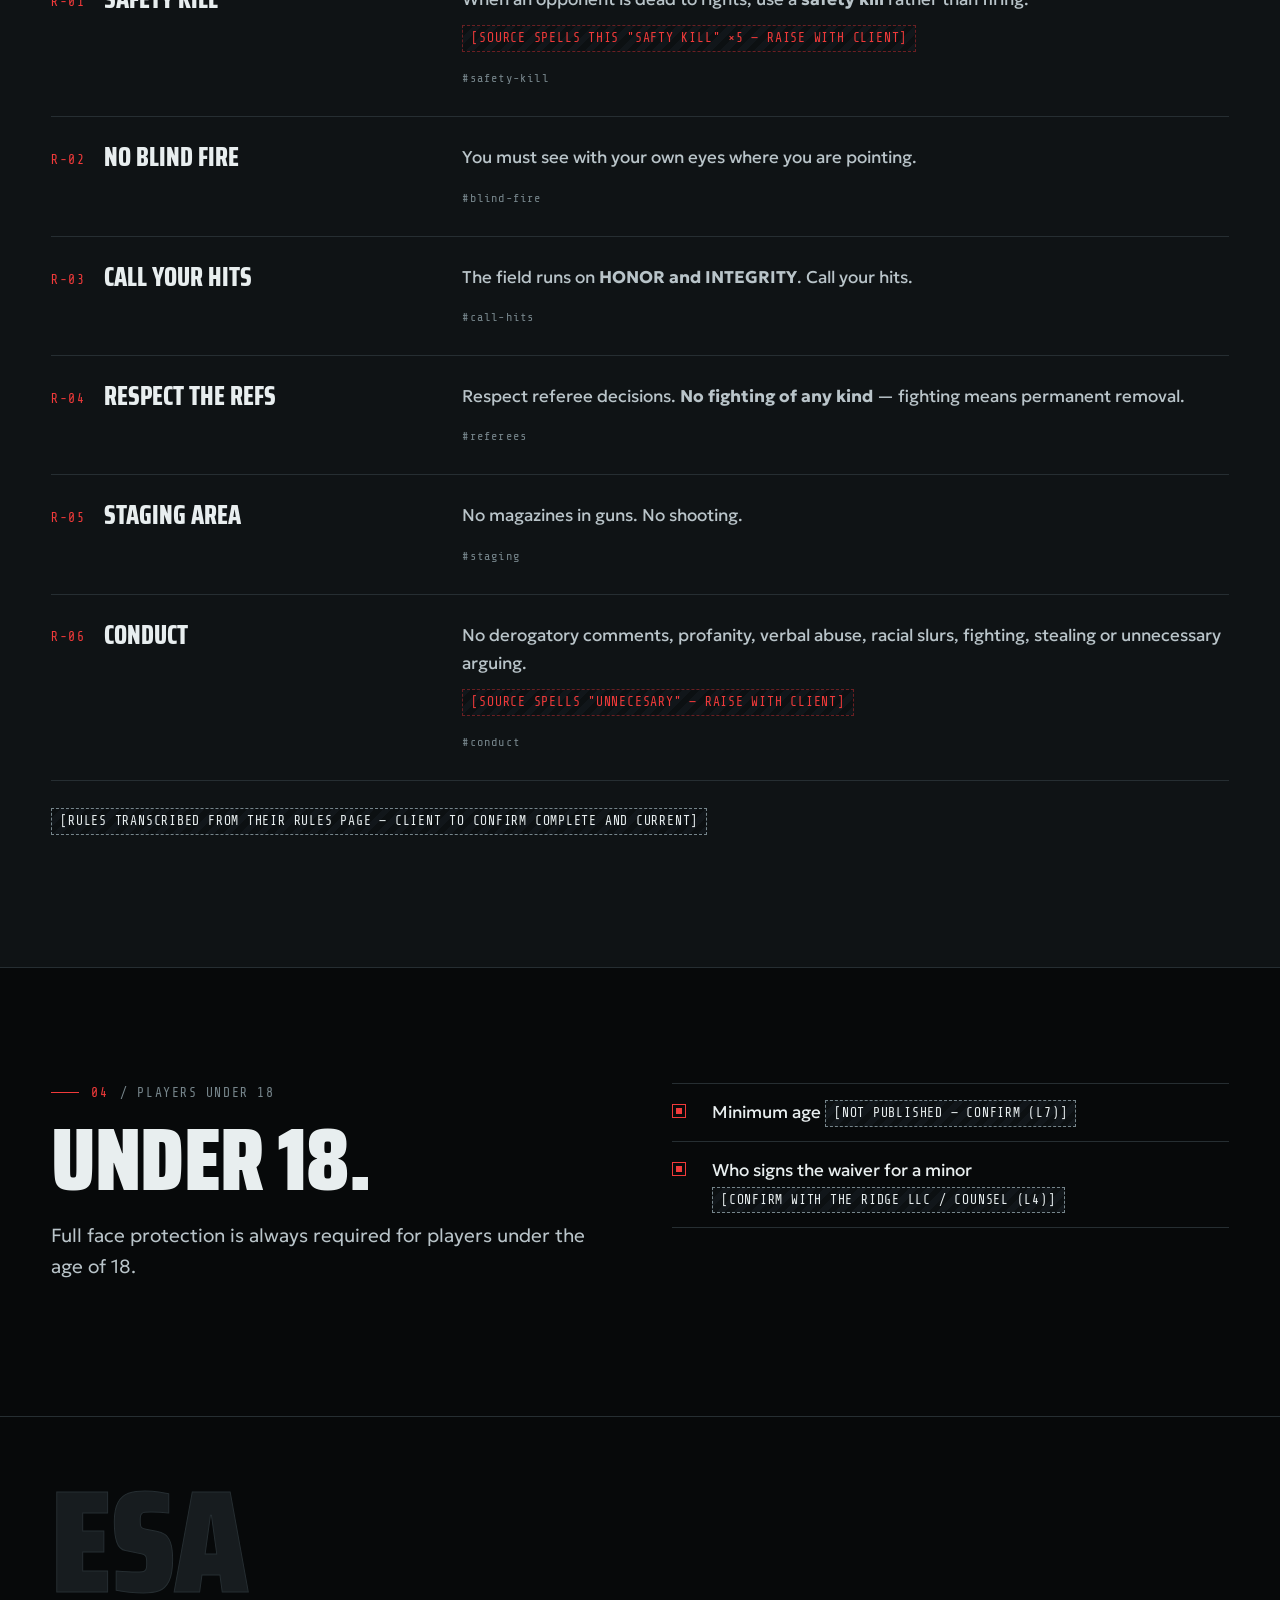
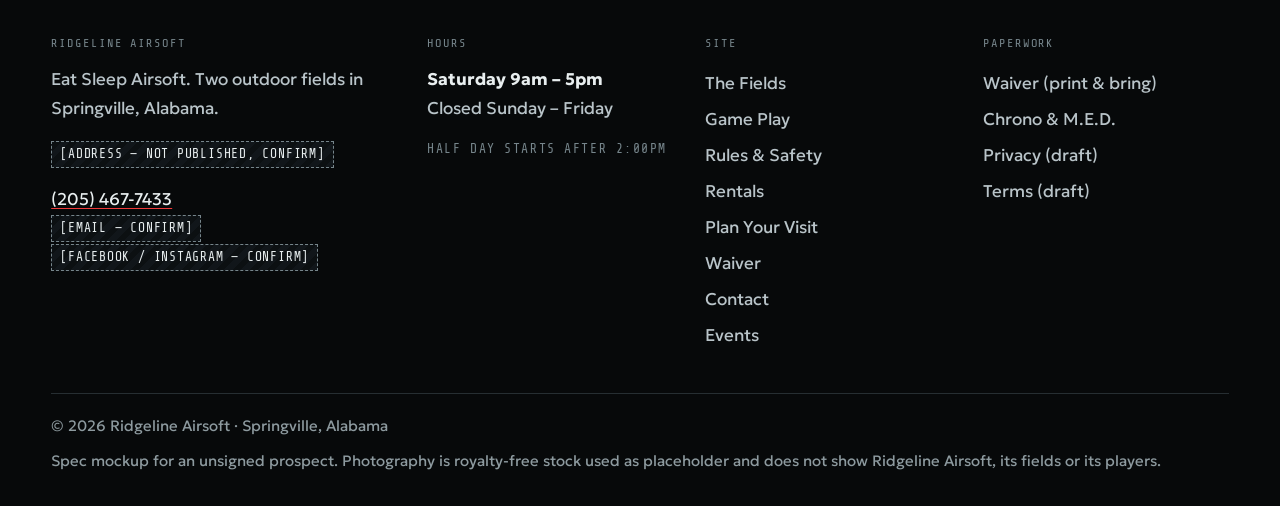
<file: rules.html>
<!doctype html>
<html lang="en">
<head>
<meta charset="utf-8">
<meta name="viewport" content="width=device-width, initial-scale=1">
<title>Rules &amp; Safety — Chrono, M.E.D., Eye Protection | Ridgeline Airsoft</title>
<meta name="description" content="Ridgeline Airsoft chrono and minimum engagement distance table (.20g BBs), ANSI Z87.1 eye protection rules, and field conduct rules.">
<meta name="robots" content="noindex, nofollow">
<meta name="theme-color" content="#07090A">
<link rel="icon" href="assets/favicon.svg" type="image/svg+xml">
<link rel="preconnect" href="https://fonts.googleapis.com">
<link rel="preconnect" href="https://fonts.gstatic.com" crossorigin>
<link href="https://fonts.googleapis.com/css2?family=Geologica:wght@300;400;500;600&family=Saira+Condensed:wght@800;900&family=Share+Tech+Mono&display=swap" rel="stylesheet">
<link rel="stylesheet" href="styles.css">
</head>
<body>
<a class="skip" href="#main">Skip to content</a>
<div class="mock-ribbon">Spec mockup · Ridgeline Airsoft has not signed · not the live site · all photos are stock placeholders</div>
<header class="site-head">
  <div class="wrap">
    <a class="brand" href="index.html" aria-label="Ridgeline Airsoft home"><span class="display">Ridgeline</span><span class="mono">Airsoft · ESA</span></a>
    <button class="menu-btn" aria-expanded="false" aria-controls="site-nav">Menu</button>
    <nav class="nav" id="site-nav" aria-label="Main">
      <ul><li><a href="index.html">Home</a></li><li><a href="fields.html">The Fields</a></li><li><a href="game-play.html">Game Play</a></li><li><a href="rules.html" aria-current="page">Rules &amp; Safety</a></li><li><a href="rentals.html">Rentals</a></li><li><a href="plan-your-visit.html">Plan Your Visit</a></li><li><a href="waiver.html">Waiver</a></li><li><a href="contact.html">Contact</a></li></ul>
    </nav>
    <a class="head-call" href="tel:+12054677433"><span class="pulse-dot" aria-hidden="true"></span>(205) 467-7433</a>
  </div>
</header>
<main id="main">
<section class="page-head">
  <div class="grid-overlay" aria-hidden="true"></div>
  <div class="wrap">
    <p class="eyebrow"><b>RULES</b> / Rules &amp; safety</p>
    <h1 class="display">Rules &amp; safety.</h1>
    <p class="lede">Chrono and M.E.D. first, eye protection second, conduct third. Typeset to be read on a phone in the parking lot.</p>
  </div>
</section>
<section class="section section--panel" aria-labelledby="chrono-h" id="chrono">
  <div class="wrap">
    <div class="sec-head"><p class="eyebrow"><b>01</b> / Chrono &amp; M.E.D.</p><h2 class="display" id="chrono-h">Chrono table.</h2><p class="lede">All limits measured with .20g BBs. The 450–500 and 500–550 FPS bands each carry two conditions — a position restriction and an M.E.D. Both apply.</p></div>
    <div class="chrono-wrap">
<table class="chrono rv" id="chrono-table">
  <caption>Chrono &amp; minimum engagement distance (M.E.D.) — all limits measured with .20g BBs</caption>
  <thead><tr><th scope="col">Weapon / velocity</th><th scope="col">Measured with</th><th scope="col">Requirement</th></tr></thead>
  <tbody>
<tr class="band-1">
  <th scope="row"><span class="band-no">Band 01 <span class="ticks" aria-hidden="true"><i></i><i></i><i></i><i></i><i></i></span></span>AEGs and Pistols at 350 FPS and lower</th>
  <td data-label="BB weight">.20g BBs</td>
  <td data-label="Requirement"><span class="cond"><span class="dist" data-count="2">2</span> foot safety kill limit</span></td>
</tr>
<tr class="band-2">
  <th scope="row"><span class="band-no">Band 02 <span class="ticks" aria-hidden="true"><i></i><i></i><i></i><i></i><i></i></span></span>AEGs 350–400 FPS</th>
  <td data-label="BB weight">.20g BBs</td>
  <td data-label="Requirement"><span class="cond"><span class="dist" data-count="10">10</span> foot M.E.D.</span></td>
</tr>
<tr class="band-3">
  <th scope="row"><span class="band-no">Band 03 <span class="ticks" aria-hidden="true"><i></i><i></i><i></i><i></i><i></i></span></span>Snipers 400–450 FPS</th>
  <td data-label="BB weight">.20g BBs</td>
  <td data-label="Requirement"><span class="cond"><span class="dist" data-count="30">30</span> foot M.E.D.</span></td>
</tr>
<tr class="band-4">
  <th scope="row"><span class="band-no">Band 04 <span class="ticks" aria-hidden="true"><i></i><i></i><i></i><i></i><i></i></span></span>450–500 FPS</th>
  <td data-label="BB weight">.20g BBs</td>
  <td data-label="Requirement"><span class="cond"><span class="dist" data-count="50">50</span> foot boundary from starting point</span><span class="cond"><span class="and">And</span><span class="dist" data-count="40">40</span> foot M.E.D.</span></td>
</tr>
<tr class="band-5">
  <th scope="row"><span class="band-no">Band 05 <span class="ticks" aria-hidden="true"><i></i><i></i><i></i><i></i><i></i></span></span>500–550 FPS</th>
  <td data-label="BB weight">.20g BBs</td>
  <td data-label="Requirement"><span class="cond">Stationed at starting point</span><span class="cond"><span class="and">And</span><span class="dist" data-count="50">50</span> foot M.E.D.</span></td>
</tr>
  </tbody>
</table>
<p class="chrono-note">We reserve the right to chrono any weapon at any time, before or during an event.</p>
<p><span class="flag ">[CHRONO / M.E.D. BANDS — CONFIRM CURRENT AND EXACTLY AS TRANSCRIBED, ALL FIVE, ALL .20g (PRE-LAUNCH L3)]</span></p>
</div>
  </div>
</section>
<section class="section" aria-labelledby="eye-h" id="eye">
  <div class="wrap">
    <div class="sec-head"><p class="eyebrow"><b>02</b> / Eye protection</p><h2 class="display" id="eye-h">Eye protection.</h2></div>
    <div class="eyepro brk rv" id="eye-protection">
  <div class="eyepro-std">
    <p class="mono">Eye protection standard</p>
    <p class="std">ANSI Z87.1</p>
    <p>The one rule with a named standard. "Shatterproof" on its own does not meet it.</p>
  </div>
  <ol><li><strong>Fully sealed goggles at all times</strong> by everyone on the field of play.</li><li>Must be <strong>shatterproof</strong> and <strong>no less than ANSI Z87.1</strong> rated.</li><li><strong>Wire mesh goggles are not allowed</strong> except with shatterproof eye protection worn underneath.</li><li><strong>Full face protection is always required for players under the age of 18</strong>, and recommended for everyone.</li></ol>
</div>
  </div>
</section>
<div class="photo-band" role="img" aria-label="Masked adult player moving along a concrete wall with a replica rifle raised">
  <img src="assets/img/PLACEHOLDER-player-cqb.webp" alt="" width="1200" height="900" loading="lazy">
  <span class="img-label">[IMAGE: masked adult player, CQB] stock</span>
  <div class="wrap"><p class="display" style="font-size:clamp(2.4rem,7vw,5rem);margin:0">See it before you shoot it.</p></div>
</div>
<section class="section section--panel" aria-labelledby="conduct-h" id="conduct-rules">
  <div class="wrap">
    <div class="sec-head"><p class="eyebrow"><b>03</b> / Field rules &amp; conduct</p><h2 class="display" id="conduct-h">Field rules.</h2><p class="lede">Each rule has its own link, so a ref can send it straight to a phone.</p></div>
    <ol class="rules"><li id="safety-kill"><h3>Safety kill</h3><div><p>When an opponent is dead to rights, use a <strong>safety kill</strong> rather than firing.</p><p><span class="flag flag--sic">[SOURCE SPELLS THIS "SAFTY KILL" ×5 — RAISE WITH CLIENT]</span></p><a class="anchor" href="rules.html#safety-kill">#safety-kill</a></div></li><li id="blind-fire"><h3>No blind fire</h3><div><p>You must see with your own eyes where you are pointing.</p><a class="anchor" href="rules.html#blind-fire">#blind-fire</a></div></li><li id="call-hits"><h3>Call your hits</h3><div><p>The field runs on <strong>HONOR and INTEGRITY</strong>. Call your hits.</p><a class="anchor" href="rules.html#call-hits">#call-hits</a></div></li><li id="referees"><h3>Respect the refs</h3><div><p>Respect referee decisions. <strong>No fighting of any kind</strong> — fighting means permanent removal.</p><a class="anchor" href="rules.html#referees">#referees</a></div></li><li id="staging"><h3>Staging area</h3><div><p>No magazines in guns. No shooting.</p><a class="anchor" href="rules.html#staging">#staging</a></div></li><li id="conduct"><h3>Conduct</h3><div><p>No derogatory comments, profanity, verbal abuse, racial slurs, fighting, stealing or unnecessary arguing.</p><p><span class="flag flag--sic">[SOURCE SPELLS "UNNECESARY" — RAISE WITH CLIENT]</span></p><a class="anchor" href="rules.html#conduct">#conduct</a></div></li></ol>
    <p style="margin-top:24px"><span class="flag ">[RULES TRANSCRIBED FROM THEIR RULES PAGE — CLIENT TO CONFIRM COMPLETE AND CURRENT]</span></p>
  </div>
</section>
<section class="section" aria-labelledby="age-h">
  <div class="wrap split">
    <div><p class="eyebrow"><b>04</b> / Players under 18</p><h2 class="display" id="age-h">Under 18.</h2><p class="lede">Full face protection is always required for players under the age of 18.</p></div>
    <ul class="checklist"><li><span>Minimum age <span class="flag ">[NOT PUBLISHED — CONFIRM (L7)]</span></span></li><li><span>Who signs the waiver for a minor <span class="flag ">[CONFIRM WITH THE RIDGE LLC / COUNSEL (L4)]</span></span></li></ul>
  </div>
</section></main>
<footer class="site-foot">
  <div class="wrap">
    <p class="esa" aria-hidden="true">ESA</p>
    <div class="foot-grid">
      <div>
        <h2>Ridgeline Airsoft</h2>
        <p>Eat Sleep Airsoft. Two outdoor fields in Springville, Alabama.</p>
        <p><span class="flag ">[ADDRESS — NOT PUBLISHED, CONFIRM]</span></p>
        <p><a href="tel:+12054677433">(205) 467-7433</a><br><span class="flag ">[EMAIL — CONFIRM]</span><br><span class="flag ">[FACEBOOK / INSTAGRAM — CONFIRM]</span></p>
      </div>
      <div>
        <h2>Hours</h2>
        <p><strong style="color:var(--bone)">Saturday 9am – 5pm</strong><br>Closed Sunday – Friday</p>
        <p class="mono">Half day starts after 2:00pm</p>
      </div>
      <div>
        <h2>Site</h2>
        <ul><li><a href="fields.html">The Fields</a></li><li><a href="game-play.html">Game Play</a></li><li><a href="rules.html">Rules &amp; Safety</a></li><li><a href="rentals.html">Rentals</a></li><li><a href="plan-your-visit.html">Plan Your Visit</a></li><li><a href="waiver.html">Waiver</a></li><li><a href="contact.html">Contact</a></li><li><a href="events.html">Events</a></li></ul>
      </div>
      <div>
        <h2>Paperwork</h2>
        <ul>
          <li><a href="waiver.html">Waiver (print &amp; bring)</a></li>
          <li><a href="rules.html#chrono">Chrono &amp; M.E.D.</a></li>
          <li><a href="privacy.html">Privacy (draft)</a></li>
          <li><a href="terms.html">Terms (draft)</a></li>
        </ul>
      </div>
    </div>
    <div class="foot-base">
      <p>© <span data-year>2026</span> Ridgeline Airsoft · Springville, Alabama</p>
      <p>Spec mockup for an unsigned prospect. Photography is royalty-free stock used as placeholder and does not show Ridgeline Airsoft, its fields or its players.</p>
    </div>
  </div>
</footer>
<nav class="action-bar" aria-label="Quick actions">
  <a href="tel:+12054677433">Call</a>
  <a href="waiver.html">Waiver</a>
</nav>
<script src="script.js" defer></script>
</body>
</html>
</file>
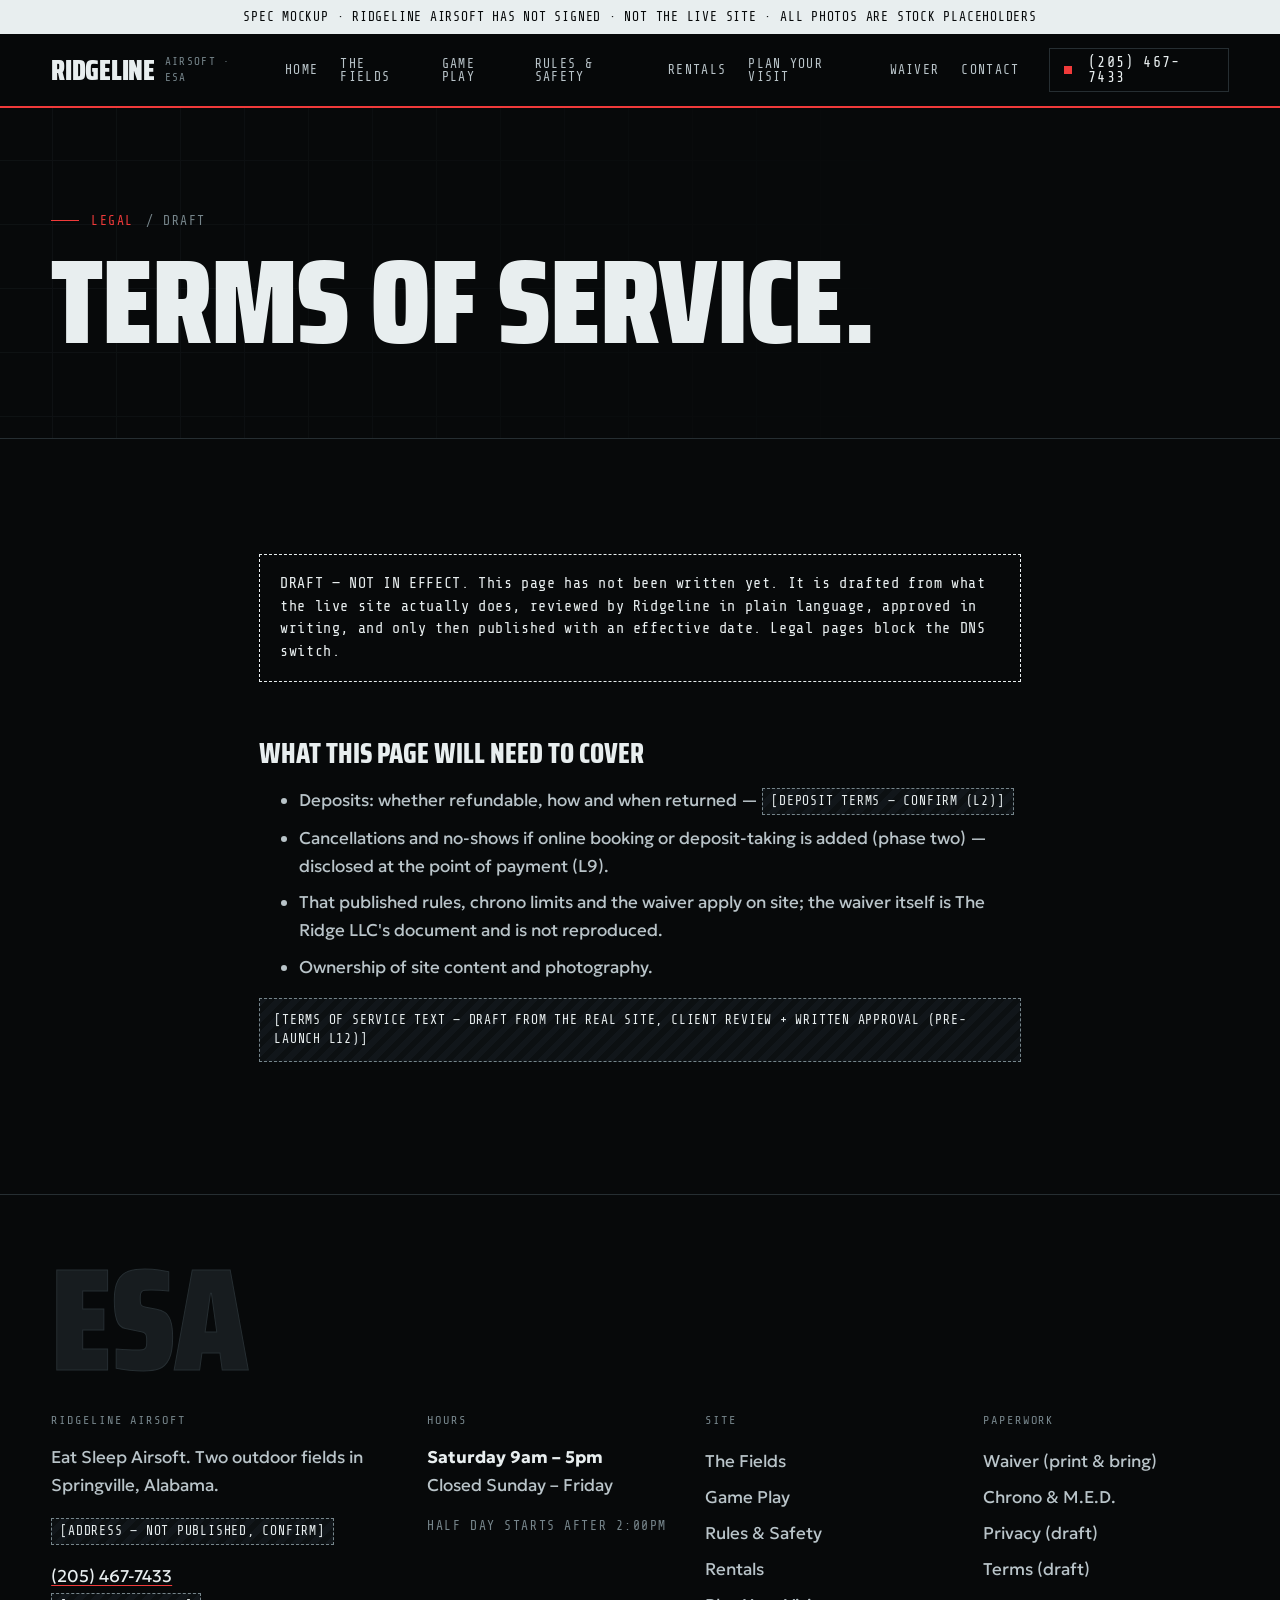
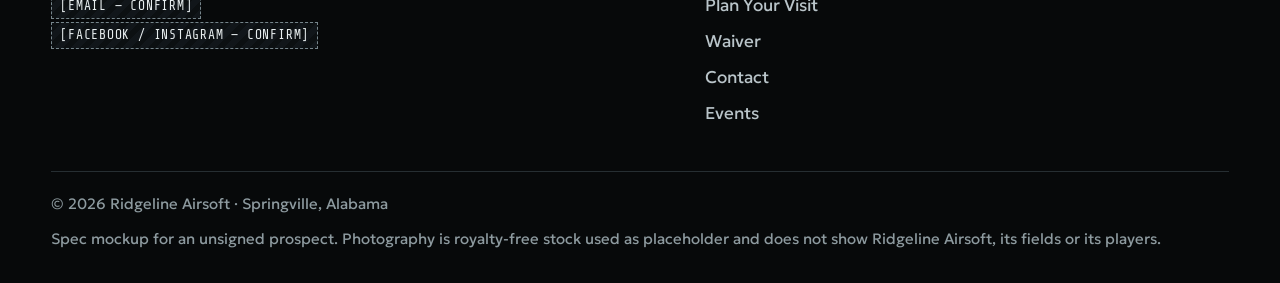
<file: terms.html>
<!doctype html>
<html lang="en">
<head>
<meta charset="utf-8">
<meta name="viewport" content="width=device-width, initial-scale=1">
<title>Terms of Service (Draft) | Ridgeline Airsoft</title>
<meta name="description" content="Draft terms of service for Ridgeline Airsoft — not in effect.">
<meta name="robots" content="noindex, nofollow">
<meta name="theme-color" content="#07090A">
<link rel="icon" href="assets/favicon.svg" type="image/svg+xml">
<link rel="preconnect" href="https://fonts.googleapis.com">
<link rel="preconnect" href="https://fonts.gstatic.com" crossorigin>
<link href="https://fonts.googleapis.com/css2?family=Geologica:wght@300;400;500;600&family=Saira+Condensed:wght@800;900&family=Share+Tech+Mono&display=swap" rel="stylesheet">
<link rel="stylesheet" href="styles.css">
</head>
<body>
<a class="skip" href="#main">Skip to content</a>
<div class="mock-ribbon">Spec mockup · Ridgeline Airsoft has not signed · not the live site · all photos are stock placeholders</div>
<header class="site-head">
  <div class="wrap">
    <a class="brand" href="index.html" aria-label="Ridgeline Airsoft home"><span class="display">Ridgeline</span><span class="mono">Airsoft · ESA</span></a>
    <button class="menu-btn" aria-expanded="false" aria-controls="site-nav">Menu</button>
    <nav class="nav" id="site-nav" aria-label="Main">
      <ul><li><a href="index.html">Home</a></li><li><a href="fields.html">The Fields</a></li><li><a href="game-play.html">Game Play</a></li><li><a href="rules.html">Rules &amp; Safety</a></li><li><a href="rentals.html">Rentals</a></li><li><a href="plan-your-visit.html">Plan Your Visit</a></li><li><a href="waiver.html">Waiver</a></li><li><a href="contact.html">Contact</a></li></ul>
    </nav>
    <a class="head-call" href="tel:+12054677433"><span class="pulse-dot" aria-hidden="true"></span>(205) 467-7433</a>
  </div>
</header>
<main id="main">
<section class="page-head">
  <div class="grid-overlay" aria-hidden="true"></div>
  <div class="wrap">
    <p class="eyebrow"><b>LEGAL</b> / Draft</p>
    <h1 class="display">Terms of Service.</h1>
    
  </div>
</section>
<section class="section"><div class="wrap prose">
  <div class="draft-banner">DRAFT — NOT IN EFFECT. This page has not been written yet. It is drafted from what the live site actually does, reviewed by Ridgeline in plain language, approved in writing, and only then published with an effective date. Legal pages block the DNS switch.</div>
  <h2>What this page will need to cover</h2>
  <ul><li>Deposits: whether refundable, how and when returned — <span class="flag ">[DEPOSIT TERMS — CONFIRM (L2)]</span></li><li>Cancellations and no-shows if online booking or deposit-taking is added (phase two) — disclosed at the point of payment (L9).</li><li>That published rules, chrono limits and the waiver apply on site; the waiver itself is The Ridge LLC's document and is not reproduced.</li><li>Ownership of site content and photography.</li></ul>
  <p><span class="flag flag--block ">[TERMS OF SERVICE TEXT — DRAFT FROM THE REAL SITE, CLIENT REVIEW + WRITTEN APPROVAL (PRE-LAUNCH L12)]</span></p>
</div></section></main>
<footer class="site-foot">
  <div class="wrap">
    <p class="esa" aria-hidden="true">ESA</p>
    <div class="foot-grid">
      <div>
        <h2>Ridgeline Airsoft</h2>
        <p>Eat Sleep Airsoft. Two outdoor fields in Springville, Alabama.</p>
        <p><span class="flag ">[ADDRESS — NOT PUBLISHED, CONFIRM]</span></p>
        <p><a href="tel:+12054677433">(205) 467-7433</a><br><span class="flag ">[EMAIL — CONFIRM]</span><br><span class="flag ">[FACEBOOK / INSTAGRAM — CONFIRM]</span></p>
      </div>
      <div>
        <h2>Hours</h2>
        <p><strong style="color:var(--bone)">Saturday 9am – 5pm</strong><br>Closed Sunday – Friday</p>
        <p class="mono">Half day starts after 2:00pm</p>
      </div>
      <div>
        <h2>Site</h2>
        <ul><li><a href="fields.html">The Fields</a></li><li><a href="game-play.html">Game Play</a></li><li><a href="rules.html">Rules &amp; Safety</a></li><li><a href="rentals.html">Rentals</a></li><li><a href="plan-your-visit.html">Plan Your Visit</a></li><li><a href="waiver.html">Waiver</a></li><li><a href="contact.html">Contact</a></li><li><a href="events.html">Events</a></li></ul>
      </div>
      <div>
        <h2>Paperwork</h2>
        <ul>
          <li><a href="waiver.html">Waiver (print &amp; bring)</a></li>
          <li><a href="rules.html#chrono">Chrono &amp; M.E.D.</a></li>
          <li><a href="privacy.html">Privacy (draft)</a></li>
          <li><a href="terms.html">Terms (draft)</a></li>
        </ul>
      </div>
    </div>
    <div class="foot-base">
      <p>© <span data-year>2026</span> Ridgeline Airsoft · Springville, Alabama</p>
      <p>Spec mockup for an unsigned prospect. Photography is royalty-free stock used as placeholder and does not show Ridgeline Airsoft, its fields or its players.</p>
    </div>
  </div>
</footer>
<nav class="action-bar" aria-label="Quick actions">
  <a href="tel:+12054677433">Call</a>
  <a href="waiver.html">Waiver</a>
</nav>
<script src="script.js" defer></script>
</body>
</html>
</file>
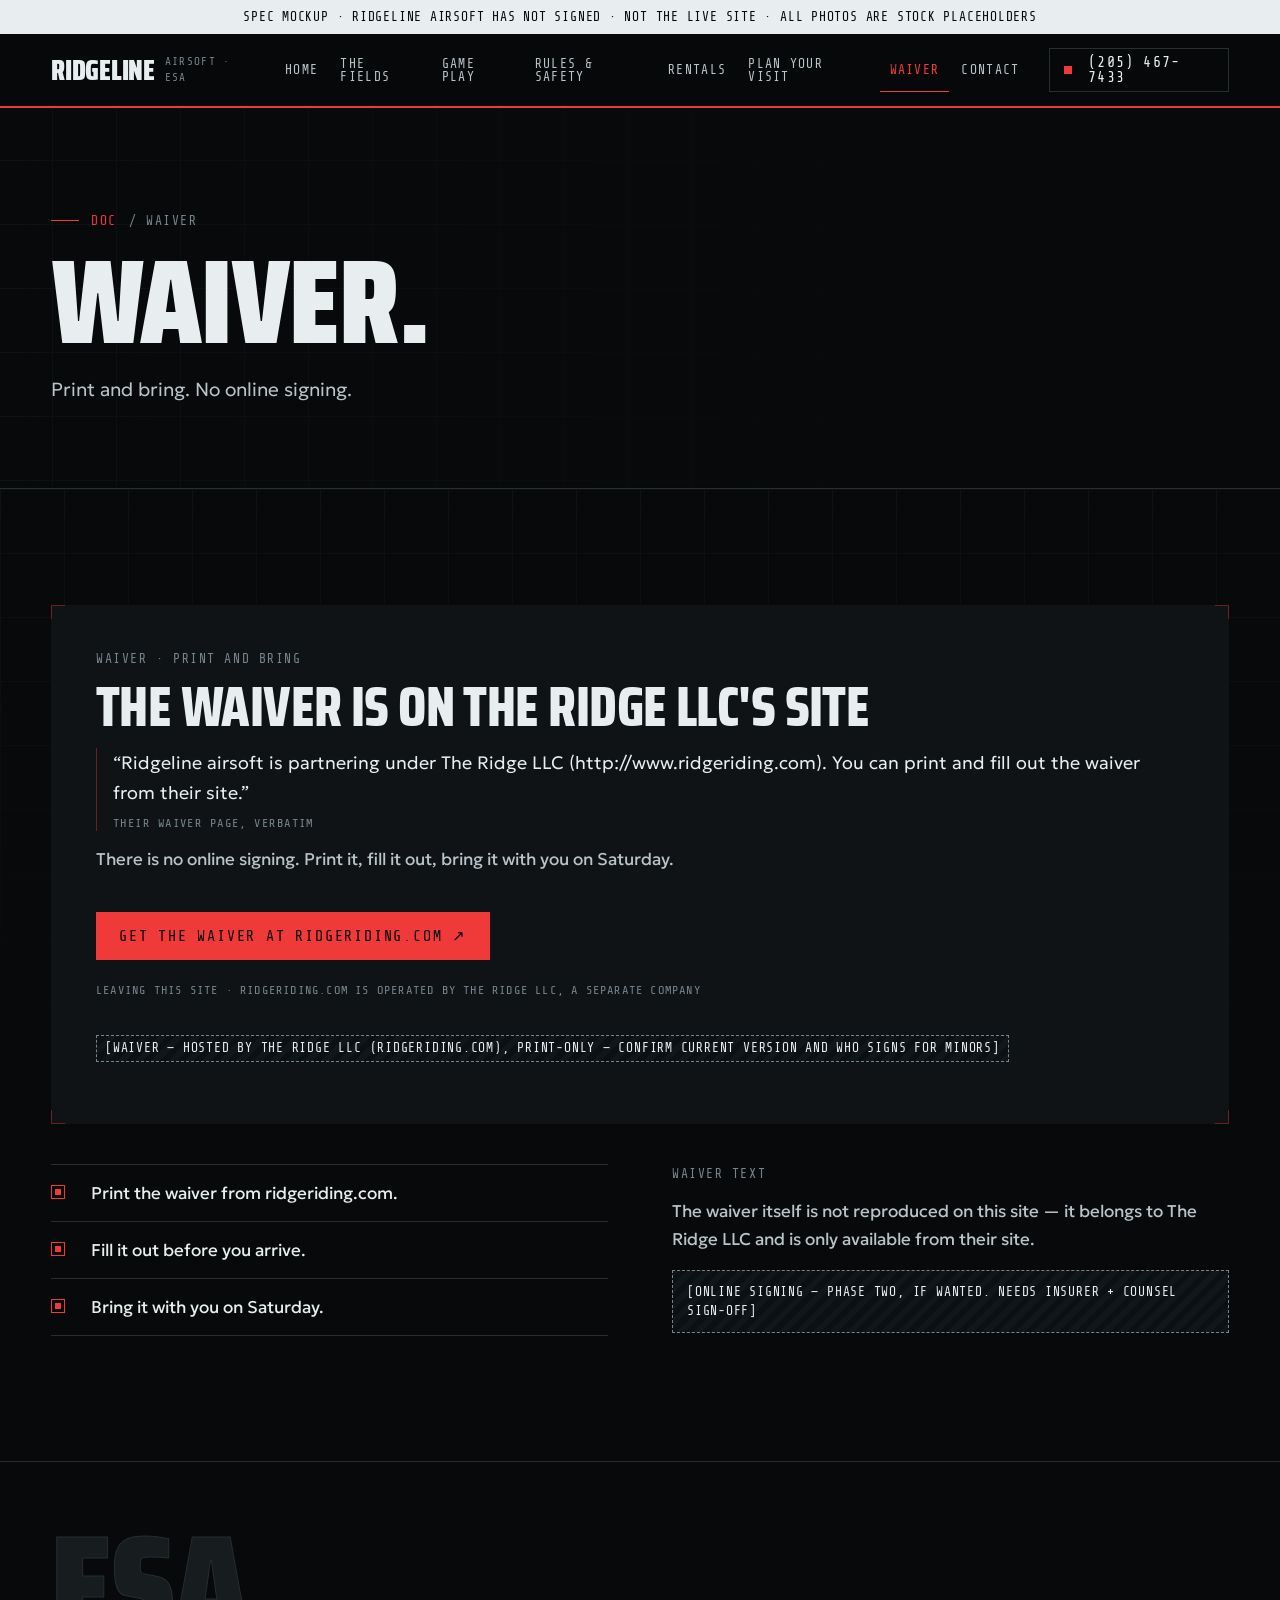
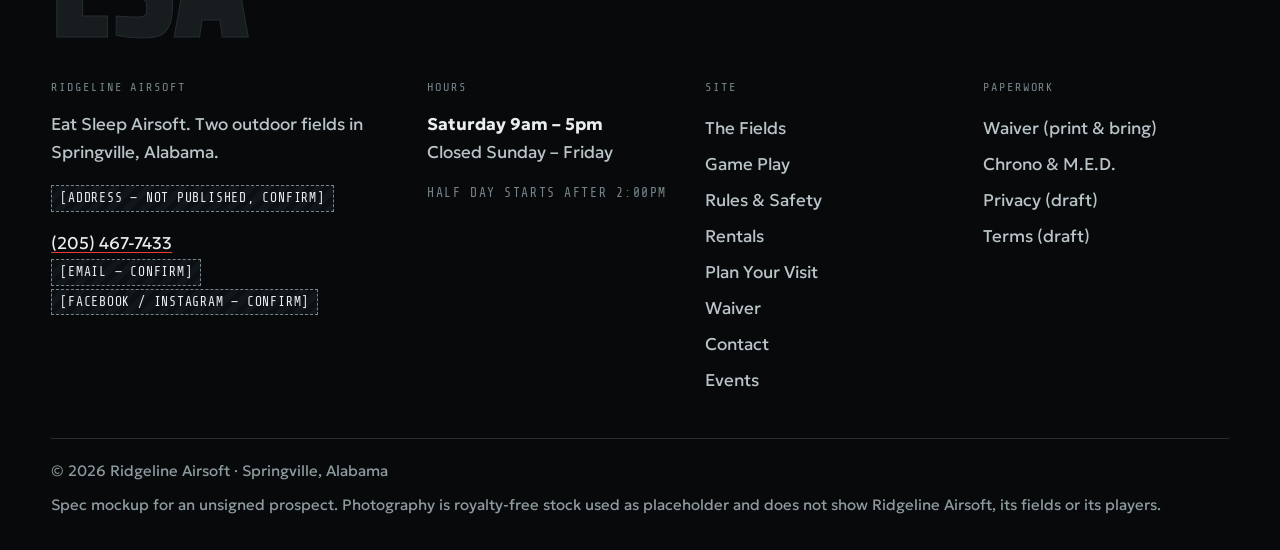
<file: waiver.html>
<!doctype html>
<html lang="en">
<head>
<meta charset="utf-8">
<meta name="viewport" content="width=device-width, initial-scale=1">
<title>Waiver | Ridgeline Airsoft, Springville AL</title>
<meta name="description" content="The Ridgeline Airsoft waiver is hosted by The Ridge LLC at ridgeriding.com. Print it, fill it out and bring it with you.">
<meta name="robots" content="noindex, nofollow">
<meta name="theme-color" content="#07090A">
<link rel="icon" href="assets/favicon.svg" type="image/svg+xml">
<link rel="preconnect" href="https://fonts.googleapis.com">
<link rel="preconnect" href="https://fonts.gstatic.com" crossorigin>
<link href="https://fonts.googleapis.com/css2?family=Geologica:wght@300;400;500;600&family=Saira+Condensed:wght@800;900&family=Share+Tech+Mono&display=swap" rel="stylesheet">
<link rel="stylesheet" href="styles.css">
</head>
<body>
<a class="skip" href="#main">Skip to content</a>
<div class="mock-ribbon">Spec mockup · Ridgeline Airsoft has not signed · not the live site · all photos are stock placeholders</div>
<header class="site-head">
  <div class="wrap">
    <a class="brand" href="index.html" aria-label="Ridgeline Airsoft home"><span class="display">Ridgeline</span><span class="mono">Airsoft · ESA</span></a>
    <button class="menu-btn" aria-expanded="false" aria-controls="site-nav">Menu</button>
    <nav class="nav" id="site-nav" aria-label="Main">
      <ul><li><a href="index.html">Home</a></li><li><a href="fields.html">The Fields</a></li><li><a href="game-play.html">Game Play</a></li><li><a href="rules.html">Rules &amp; Safety</a></li><li><a href="rentals.html">Rentals</a></li><li><a href="plan-your-visit.html">Plan Your Visit</a></li><li><a href="waiver.html" aria-current="page">Waiver</a></li><li><a href="contact.html">Contact</a></li></ul>
    </nav>
    <a class="head-call" href="tel:+12054677433"><span class="pulse-dot" aria-hidden="true"></span>(205) 467-7433</a>
  </div>
</header>
<main id="main">
<section class="page-head">
  <div class="grid-overlay" aria-hidden="true"></div>
  <div class="wrap">
    <p class="eyebrow"><b>DOC</b> / Waiver</p>
    <h1 class="display">Waiver.</h1>
    <p class="lede">Print and bring. No online signing.</p>
  </div>
</section>
<section class="section section--grid" aria-label="Waiver">
  <div class="wrap">
    <div class="waiver-panel brk rv">
  <div>
    <p class="mono">Waiver · print and bring</p>
    <h3 class="display" style="font-size:clamp(2.2rem,5vw,3.5rem);margin:6px 0 16px">The waiver is on The Ridge LLC's site</h3>
    <blockquote class="quote">“Ridgeline airsoft is partnering under The Ridge LLC (http://www.ridgeriding.com). You can print and fill out the waiver from their site.”<cite>Their waiver page, verbatim</cite></blockquote>
    <p>There is no online signing. Print it, fill it out, bring it with you on Saturday.</p>
  </div>
  <div class="btn-row">
    <a class="btn btn--primary" href="http://www.ridgeriding.com" target="_blank" rel="noopener noreferrer">Get the waiver at ridgeriding.com <span aria-hidden="true">↗</span><span class="sr-only">(opens a different company's website in a new tab)</span></a>
  </div>
  <p class="ext-note">Leaving this site · ridgeriding.com is operated by The Ridge LLC, a separate company</p>
  <p><span class="flag ">[WAIVER — HOSTED BY THE RIDGE LLC (ridgeriding.com), PRINT-ONLY — CONFIRM CURRENT VERSION AND WHO SIGNS FOR MINORS]</span></p>
</div>
    <div class="split" style="margin-top:40px">
      <ul class="checklist"><li><span>Print the waiver from ridgeriding.com.</span></li><li><span>Fill it out before you arrive.</span></li><li><span>Bring it with you on Saturday.</span></li></ul>
      <div><p class="mono">Waiver text</p><p>The waiver itself is not reproduced on this site — it belongs to The Ridge LLC and is only available from their site.</p><span class="flag flag--block ">[ONLINE SIGNING — PHASE TWO, IF WANTED. NEEDS INSURER + COUNSEL SIGN-OFF]</span></div>
    </div>
  </div>
</section></main>
<footer class="site-foot">
  <div class="wrap">
    <p class="esa" aria-hidden="true">ESA</p>
    <div class="foot-grid">
      <div>
        <h2>Ridgeline Airsoft</h2>
        <p>Eat Sleep Airsoft. Two outdoor fields in Springville, Alabama.</p>
        <p><span class="flag ">[ADDRESS — NOT PUBLISHED, CONFIRM]</span></p>
        <p><a href="tel:+12054677433">(205) 467-7433</a><br><span class="flag ">[EMAIL — CONFIRM]</span><br><span class="flag ">[FACEBOOK / INSTAGRAM — CONFIRM]</span></p>
      </div>
      <div>
        <h2>Hours</h2>
        <p><strong style="color:var(--bone)">Saturday 9am – 5pm</strong><br>Closed Sunday – Friday</p>
        <p class="mono">Half day starts after 2:00pm</p>
      </div>
      <div>
        <h2>Site</h2>
        <ul><li><a href="fields.html">The Fields</a></li><li><a href="game-play.html">Game Play</a></li><li><a href="rules.html">Rules &amp; Safety</a></li><li><a href="rentals.html">Rentals</a></li><li><a href="plan-your-visit.html">Plan Your Visit</a></li><li><a href="waiver.html">Waiver</a></li><li><a href="contact.html">Contact</a></li><li><a href="events.html">Events</a></li></ul>
      </div>
      <div>
        <h2>Paperwork</h2>
        <ul>
          <li><a href="waiver.html">Waiver (print &amp; bring)</a></li>
          <li><a href="rules.html#chrono">Chrono &amp; M.E.D.</a></li>
          <li><a href="privacy.html">Privacy (draft)</a></li>
          <li><a href="terms.html">Terms (draft)</a></li>
        </ul>
      </div>
    </div>
    <div class="foot-base">
      <p>© <span data-year>2026</span> Ridgeline Airsoft · Springville, Alabama</p>
      <p>Spec mockup for an unsigned prospect. Photography is royalty-free stock used as placeholder and does not show Ridgeline Airsoft, its fields or its players.</p>
    </div>
  </div>
</footer>
<nav class="action-bar" aria-label="Quick actions">
  <a href="tel:+12054677433">Call</a>
  <a href="waiver.html">Waiver</a>
</nav>
<script src="script.js" defer></script>
</body>
</html>
</file>
<file: styles.css>
/* ==========================================================================
   Ridgeline Airsoft — spec mockup
   Register: cold tactical interface. Bone carries the type; SIGNAL RED is the
   accent (Alex, 2026-10-08 — replaces the brief's glacier). #F03A3A, brighter
   than Drop Zone's #C42727 so the two pitches don't read alike, and 5.1:1 on
   ground so it is safe for small text.
   ========================================================================== */

@property --arm { syntax: "<length>"; inherits: true; initial-value: 14px; }
@property --bc  { syntax: "<color>";  inherits: true; initial-value: #6B1F22; }

:root {
  --ground: #07090A;
  --panel: #0F1315;
  --panel-raised: #171C1F;
  --rule: #262E32;
  --mono: #76858B;      /* 5.0:1 on ground — labels only, never on raised */
  --body: #B9C4C9;
  --bone: #E8EEEF;
  --signal: #F03A3A;
  --signal-dim: #6B1F22;
  --signal-wash: rgba(240, 58, 58, .09);

  --f-display: "Saira Condensed", "Arial Narrow", sans-serif;
  --f-body: "Geologica", system-ui, sans-serif;
  --f-mono: "Share Tech Mono", ui-monospace, monospace;

  --ease: cubic-bezier(.2, .7, .2, 1);
  --wrap: 1600px;
  --gutter: clamp(16px, 4vw, 56px);
  --head-h: 72px;
}

*, *::before, *::after { box-sizing: border-box; }
html { -webkit-text-size-adjust: 100%; scroll-padding-top: calc(var(--head-h) + 16px); }
body {
  margin: 0; background: var(--ground); color: var(--body);
  font: 400 1.0625rem/1.65 var(--f-body);
  -webkit-font-smoothing: antialiased;
  padding-bottom: 64px; /* mobile action bar */
}
@media (min-width: 900px) { body { padding-bottom: 0; } }
img { max-width: 100%; height: auto; display: block; }
a { color: var(--bone); text-decoration-color: var(--signal); text-underline-offset: 3px; text-decoration-thickness: 1px; }
a:hover { color: var(--signal); }
:focus-visible { outline: 2px solid var(--signal); outline-offset: 3px; }
h1, h2, h3, h4 { color: var(--bone); margin: 0 0 .5em; }
p { margin: 0 0 1em; }
.sr-only { position: absolute; width: 1px; height: 1px; overflow: hidden; clip: rect(0 0 0 0); white-space: nowrap; }
.skip { position: absolute; left: 12px; top: -60px; z-index: 100; background: var(--bone); color: var(--ground); padding: 10px 14px; font-family: var(--f-mono); }
.skip:focus { top: 12px; }

.wrap { width: 100%; max-width: var(--wrap); margin: 0 auto; padding: 0 var(--gutter); }

/* ---------- Type voices ---------- */
.display {
  font-family: var(--f-display); font-weight: 900; text-transform: uppercase;
  letter-spacing: -.01em; line-height: .9; color: var(--bone);
}
.mono, .eyebrow {
  font-family: var(--f-mono); text-transform: uppercase; letter-spacing: .12em;
  color: var(--mono); font-size: .8125rem; line-height: 1.5;
}
.eyebrow { display: flex; align-items: center; gap: 12px; margin-bottom: 18px; }
.eyebrow::before { content: ""; width: 28px; height: 1px; background: var(--signal); flex: none; }
.eyebrow b { color: var(--signal); font-weight: 400; }
h2.display { font-size: clamp(2.6rem, 7vw, 5.5rem); margin-bottom: 20px; }
h3.display { font-size: clamp(1.8rem, 3.6vw, 2.75rem); font-weight: 800; }
.lede { font-size: 1.1875rem; font-weight: 300; color: var(--body); max-width: 62ch; }

/* ---------- Flags: every [CONFIRM] stays visible ---------- */
.flag {
  display: inline-block; font: 400 .8125rem/1.45 var(--f-mono); letter-spacing: .06em;
  text-transform: uppercase; color: var(--bone);
  border: 1px dashed var(--mono); background: repeating-linear-gradient(-45deg, #11161a 0 6px, #0c1012 6px 12px);
  padding: 3px 8px; vertical-align: middle; max-width: 100%; overflow-wrap: anywhere;
}
.flag--block { display: block; padding: 12px 14px; margin: 12px 0; }
.flag--sic { border-color: var(--signal-dim); color: var(--signal); }
.flag--note { color: var(--body); }
.mock-ribbon {
  background: var(--bone); color: var(--ground); font: 400 .8125rem/1.4 var(--f-mono);
  letter-spacing: .06em; text-transform: uppercase; text-align: center; padding: 8px 16px;
}

/* ---------- Bracket corners (draw on) ---------- */
.brk {
  --arm: 14px; --bc: var(--signal-dim);
  position: relative;
  background:
    linear-gradient(var(--bc), var(--bc)) top left / var(--arm) 1px no-repeat,
    linear-gradient(var(--bc), var(--bc)) top left / 1px var(--arm) no-repeat,
    linear-gradient(var(--bc), var(--bc)) top right / var(--arm) 1px no-repeat,
    linear-gradient(var(--bc), var(--bc)) top right / 1px var(--arm) no-repeat,
    linear-gradient(var(--bc), var(--bc)) bottom left / var(--arm) 1px no-repeat,
    linear-gradient(var(--bc), var(--bc)) bottom left / 1px var(--arm) no-repeat,
    linear-gradient(var(--bc), var(--bc)) bottom right / var(--arm) 1px no-repeat,
    linear-gradient(var(--bc), var(--bc)) bottom right / 1px var(--arm) no-repeat;
  transition: --arm 180ms var(--ease), --bc 120ms linear;
}
.brk.panel { background-color: var(--panel); }
.js-motion .brk.rv:not(.is-in) { --arm: 0px; }
a.brk:hover, .brk:hover, .brk:focus-within, .brk.is-active { --bc: var(--signal); }

/* ---------- Header ---------- */
.site-head {
  position: sticky; top: 0; z-index: 50; background: rgba(7, 9, 10, .92);
  border-bottom: 2px solid var(--signal); backdrop-filter: blur(8px);
}
.site-head .wrap { display: flex; align-items: center; gap: 20px; height: var(--head-h); transition: height 220ms var(--ease); }
.site-head.is-condensed .wrap { height: 56px; }
.brand { display: flex; align-items: baseline; gap: 10px; text-decoration: none; color: var(--bone); min-height: 44px; align-items: center; }
.brand .display { font-size: 1.75rem; line-height: 1; }
.brand .mono { font-size: .6875rem; color: var(--mono); }
.nav { margin-left: auto; }
.nav ul { list-style: none; margin: 0; padding: 0; display: flex; gap: 2px; }
.nav a {
  display: flex; align-items: center; min-height: 44px; padding: 0 10px;
  font: 400 .8125rem/1 var(--f-mono); letter-spacing: .1em; text-transform: uppercase;
  color: var(--body); text-decoration: none; border-bottom: 1px solid transparent;
}
.nav a:hover { color: var(--signal); }
.nav a[aria-current="page"] { color: var(--signal); border-bottom-color: var(--signal); }
.head-call {
  display: none; font: 400 .9375rem/1 var(--f-mono); letter-spacing: .08em; color: var(--bone);
  text-decoration: none; border: 1px solid var(--rule); padding: 0 14px; min-height: 44px; align-items: center; gap: 8px;
}
.head-call:hover { border-color: var(--signal); color: var(--bone); }
.menu-btn {
  margin-left: auto; min-height: 44px; min-width: 44px; padding: 0 12px; background: none;
  border: 1px solid var(--rule); color: var(--bone); font: 400 .8125rem/1 var(--f-mono);
  letter-spacing: .12em; text-transform: uppercase; cursor: pointer;
}
@media (max-width: 1179px) {
  .nav { position: fixed; inset: var(--head-h) 0 auto 0; background: var(--ground); border-bottom: 1px solid var(--rule); display: none; max-height: calc(100vh - var(--head-h)); overflow: auto; }
  .nav.is-open { display: block; }
  .nav ul { flex-direction: column; padding: 8px var(--gutter) 20px; }
  .nav a { border-bottom: 1px solid var(--rule); font-size: .9375rem; }
}
@media (min-width: 1180px) {
  .menu-btn { display: none; }
  .head-call { display: inline-flex; }
}

/* ---------- Buttons ---------- */
.btn {
  display: inline-flex; align-items: center; justify-content: center; gap: 10px; min-height: 48px;
  padding: 0 22px; font: 400 .9375rem/1 var(--f-mono); letter-spacing: .12em; text-transform: uppercase;
  text-decoration: none; border: 1px solid var(--bone); cursor: pointer;
  transition: background-color 120ms linear, color 120ms linear, border-color 120ms linear;
}
.btn--primary { background: var(--bone); color: var(--ground); }
.btn--primary { background: var(--signal); border-color: var(--signal); color: var(--ground); }
.btn--primary:hover { background: var(--bone); border-color: var(--bone); color: var(--ground); }
.btn--ghost { background: transparent; color: var(--bone); border-color: var(--signal-dim); }
.btn--ghost:hover { border-color: var(--signal); color: var(--bone); background: var(--signal-wash); }
.btn-row { display: flex; flex-wrap: wrap; gap: 12px; }

/* ---------- Hero ---------- */
.hero { position: relative; min-height: min(92vh, 900px); display: flex; align-items: flex-end; overflow: hidden; border-bottom: 1px solid var(--rule); }
.hero picture img { object-position: 70% 30%; }
.hero picture, .hero picture img { position: absolute; inset: 0; width: 100%; height: 100%; object-fit: cover; }
.hero::before { /* scrim: ground -> transparent, 180deg family */
  content: ""; position: absolute; inset: 0; z-index: 1;
  background:
    linear-gradient(0deg, var(--ground) 0%, rgba(7, 9, 10, 0) 38%),
    linear-gradient(90deg, rgba(7, 9, 10, .88) 0%, rgba(7, 9, 10, 0) 68%);
}
.grid-overlay {
  position: absolute; inset: -12px; z-index: 2; pointer-events: none; opacity: .35;
  background-image:
    linear-gradient(var(--rule) 1px, transparent 1px),
    linear-gradient(90deg, var(--rule) 1px, transparent 1px);
  background-size: 64px 64px;
}
.js-motion .hero .grid-overlay { animation: drift 40s linear infinite alternate; }
@keyframes drift { to { transform: translate(12px, 12px); } }
.hero-inner { position: relative; z-index: 3; padding-top: 120px; padding-bottom: clamp(40px, 7vw, 88px); width: 100%; }
/* red slash under the hero headline */
.hero h1::after { content: ""; display: block; width: 120px; height: 6px; background: var(--signal); margin-top: 18px; }
.hero h1 { font-size: clamp(3.4rem, 12vw, 10rem); margin: 0 0 22px; max-width: 12ch; }
.hero .tagline { color: var(--bone); }
.hero .tagline b { color: var(--signal); font-weight: 400; }
.img-label {
  position: absolute; z-index: 3; right: var(--gutter); top: 16px; font: 400 .75rem/1.4 var(--f-mono);
  letter-spacing: .08em; text-transform: uppercase; color: var(--body); background: rgba(7, 9, 10, .8); padding: 4px 8px; border: 1px solid var(--rule);
}
.reticle { position: absolute; z-index: 3; width: 84px; height: 84px; right: 18%; top: 30%; color: var(--signal); opacity: .9; pointer-events: none; }
.js-motion .reticle { animation: settle 900ms var(--ease) both 200ms; }
@keyframes settle { from { transform: translate(-26px, 18px) scale(1.25); opacity: 0; } to { transform: none; opacity: .9; } }
@media (max-width: 699px) { .reticle { display: none; } }

.hud-strip {
  display: grid; grid-template-columns: 1fr; border: 1px solid var(--rule); margin: 0 0 28px;
  background: rgba(7, 9, 10, .7);
}
.hud-strip > div { padding: 14px 18px; border-bottom: 1px solid var(--rule); display: flex; flex-direction: column; gap: 2px; }
.hud-strip > div:last-child { border-bottom: 0; }
.hud-strip .k { font: 400 .75rem/1.3 var(--f-mono); letter-spacing: .14em; color: var(--mono); text-transform: uppercase; }
.hud-strip .v { font: 800 1.75rem/1 var(--f-display); text-transform: uppercase; color: var(--bone); letter-spacing: 0; }
@media (min-width: 700px) {
  .hud-strip { grid-template-columns: repeat(3, minmax(0, 1fr)); max-width: 980px; }
  .hud-strip > div { border-bottom: 0; border-right: 1px solid var(--rule); }
  .hud-strip > div:last-child { border-right: 0; }
}

/* ---------- Sections ---------- */
.section { padding: clamp(64px, 9vw, 120px) 0; position: relative; overflow-x: clip; border-bottom: 1px solid var(--rule); }
.section--panel { background: var(--panel); }
.section--topo { background-color: var(--ground); background-image: url("assets/topo.svg"); background-size: 1400px auto; background-position: center; }
.section--panel.section--topo { background-color: var(--panel); }
.section--grid::after {
  content: ""; position: absolute; inset: 0; pointer-events: none; opacity: .25;
  background-image: linear-gradient(var(--rule) 1px, transparent 1px), linear-gradient(90deg, var(--rule) 1px, transparent 1px);
  background-size: 64px 64px; -webkit-mask-image: linear-gradient(180deg, #000, transparent 60%); mask-image: linear-gradient(180deg, #000, transparent 60%);
}
.section > .wrap { position: relative; z-index: 1; }
.sec-head { margin-bottom: clamp(32px, 5vw, 56px); max-width: 980px; }
.rule-draw { height: 1px; background: var(--rule); transform-origin: left; margin: 0 0 28px; }
.js-motion .rule-draw.rv:not(.is-in) { transform: scaleX(0); }
.rule-draw.rv { transition: transform 300ms var(--ease); }

.page-head { padding: clamp(56px, 8vw, 104px) 0 clamp(40px, 5vw, 64px); border-bottom: 1px solid var(--rule); position: relative; overflow: hidden; }
.page-head h1 { font-size: clamp(3rem, 10vw, 7.5rem); margin: 0 0 18px; }
.page-head .grid-overlay { opacity: .25; -webkit-mask-image: linear-gradient(90deg, #000, transparent 75%); mask-image: linear-gradient(90deg, #000, transparent 75%); }
.page-head .wrap { position: relative; z-index: 3; }

.grid { display: grid; gap: clamp(16px, 2vw, 24px); }
@media (min-width: 760px) { .grid--2 { grid-template-columns: repeat(2, minmax(0, 1fr)); } .grid--3 { grid-template-columns: repeat(2, minmax(0, 1fr)); } .grid--4 { grid-template-columns: repeat(2, minmax(0, 1fr)); } }
@media (min-width: 1100px) { .grid--3 { grid-template-columns: repeat(3, minmax(0, 1fr)); } .grid--4 { grid-template-columns: repeat(4, minmax(0, 1fr)); } }
.split { display: grid; gap: clamp(28px, 5vw, 72px); }
@media (min-width: 960px) { .split { grid-template-columns: minmax(0,1fr) minmax(0,1fr); align-items: start; } .split--wide-left { grid-template-columns: 1.3fr 1fr; } }

.card { padding: clamp(20px, 2.4vw, 32px); }
.card h3 { font: 800 1.75rem/1 var(--f-display); text-transform: uppercase; margin-bottom: 12px; }
.card .mono { display: block; margin-bottom: 10px; }

/* ---------- Status panel (Saturday) ---------- */
.status { display: grid; gap: 0; border: 1px solid var(--rule); background: var(--panel); }
.status-main { padding: clamp(22px, 3vw, 40px); border-bottom: 1px solid var(--rule); }
.status-main .open {
  font: 900 clamp(3rem, 9vw, 6.5rem)/.88 var(--f-display); text-transform: uppercase; color: var(--bone); margin: 8px 0 14px;
}
.status-main .open span { display: block; color: var(--signal); font-weight: 800; }
.status-facts { list-style: none; margin: 0; padding: 0; display: grid; }
.status-facts li { padding: 16px clamp(22px, 3vw, 40px); border-bottom: 1px solid var(--rule); display: grid; gap: 4px; }
.status-facts li:last-child { border-bottom: 0; }
.status-facts .k { font: 400 .75rem/1.3 var(--f-mono); letter-spacing: .14em; text-transform: uppercase; color: var(--mono); }
.status-facts .v { color: var(--bone); font-size: 1.125rem; }
@media (min-width: 960px) { .status { grid-template-columns: 1.1fr 1fr; } .status-main { border-bottom: 0; border-right: 1px solid var(--rule); } }

.pulse-dot { display: inline-block; width: 8px; height: 8px; background: var(--signal); margin-right: 8px; vertical-align: middle; }

/* ---------- Data tables ---------- */
.dtable { width: 100%; border-collapse: collapse; font-size: 1.0625rem; }
.dtable caption { text-align: left; font: 400 .8125rem/1.5 var(--f-mono); letter-spacing: .12em; text-transform: uppercase; color: var(--mono); padding: 0 0 12px; }
.dtable th, .dtable td { text-align: left; padding: 14px 16px; border-bottom: 1px solid var(--rule); vertical-align: top; }
.dtable thead th { font: 400 .75rem/1.3 var(--f-mono); letter-spacing: .14em; text-transform: uppercase; color: var(--body); background: var(--panel-raised); border-bottom: 1px solid var(--signal-dim); }
.dtable tbody th { color: var(--bone); font-weight: 500; }
.hours td.is-open { color: var(--bone); font-weight: 500; }
.hours tr.is-open th, .hours tr.is-open td { background: var(--signal-wash); color: var(--bone); }
.hours tr.is-open th { box-shadow: inset 2px 0 0 var(--signal); }
.hours .closed { color: var(--mono); }

/* ---------- Chrono / M.E.D. ladder ---------- */
.chrono-wrap { position: relative; }
.chrono-wrap::before { /* the one faint radial wash */
  content: ""; position: absolute; inset: -10% 0; z-index: 0; pointer-events: none;
  background: radial-gradient(60% 55% at 50% 45%, rgba(240, 58, 58, .06), transparent 70%);
}
.chrono { position: relative; z-index: 1; width: 100%; border-collapse: collapse; background: var(--panel); border: 1px solid var(--rule); }
.chrono caption { text-align: left; padding: 0 0 14px; font: 400 .8125rem/1.5 var(--f-mono); letter-spacing: .12em; text-transform: uppercase; color: var(--body); }
.chrono th, .chrono td { padding: 18px 18px; text-align: left; vertical-align: top; border-bottom: 1px solid var(--rule); }
.chrono thead th { font: 400 .75rem/1.3 var(--f-mono); letter-spacing: .14em; text-transform: uppercase; color: var(--body); background: var(--panel-raised); }
.chrono tbody th { font-weight: 500; color: var(--bone); font-size: 1.0625rem; }
.chrono .band-no { font: 400 .8125rem/1 var(--f-mono); letter-spacing: .12em; color: var(--mono); display: block; margin-bottom: 8px; }
.chrono .cond { display: block; color: var(--bone); font-size: 1.0625rem; }
.chrono .cond + .cond { margin-top: 8px; }
.chrono .cond .and { font: 400 .75rem/1 var(--f-mono); letter-spacing: .14em; color: var(--signal); margin-right: 8px; text-transform: uppercase; }
.chrono .dist { font: 800 1.625rem/1 var(--f-display); letter-spacing: 0; }
.ticks { display: inline-flex; gap: 4px; }
.ticks i { width: 5px; height: 16px; background: var(--rule); display: block; transition: background-color 120ms linear; }
.band-1 .ticks i:nth-child(-n+1), .band-2 .ticks i:nth-child(-n+2) { background: var(--signal-dim); }
.band-3 .ticks i:nth-child(-n+3), .band-4 .ticks i:nth-child(-n+4) { background: var(--signal); }
.band-5 .ticks i { background: var(--bone); }
.band-4 th, .band-4 td { background: var(--signal-wash); }
.band-5 th, .band-5 td { border-top: 1px solid var(--bone); border-bottom: 1px solid var(--bone); background: var(--signal-wash); }
.band-5 tbody th, .band-5 th { font-weight: 500; }
.band-5 .cond { font-weight: 500; }
.band-5 .dist { font-weight: 900; }
.js-motion .chrono.rv:not(.is-in) .ticks i { background: var(--rule) !important; }
.chrono-note { margin-top: 18px; padding: 16px 18px; border-left: 1px solid var(--signal); background: var(--panel); color: var(--bone); }
@media (max-width: 759px) {
  .chrono thead { position: absolute; width: 1px; height: 1px; overflow: hidden; clip: rect(0 0 0 0); }
  .chrono, .chrono tbody, .chrono tr, .chrono th, .chrono td { display: block; width: 100%; }
  .chrono caption { display: block; width: 100%; padding: 14px 16px; border-bottom: 1px solid var(--rule); }
  .chrono tr { border-bottom: 1px solid var(--rule); }
  .chrono th, .chrono td { border-bottom: 0; padding: 10px 16px; }
  .chrono tr > :first-child { padding-top: 18px; }
  .chrono tr > :last-child { padding-bottom: 18px; }
  .chrono td[data-label]::before { content: attr(data-label); display: block; font: 400 .6875rem/1.3 var(--f-mono); letter-spacing: .14em; text-transform: uppercase; color: var(--mono); margin-bottom: 6px; }
  .band-5 th, .band-5 td { border: 0; }
  .band-5 { border-top: 1px solid var(--bone) !important; border-bottom: 1px solid var(--bone) !important; }
}
@media (forced-colors: active) { .ticks { display: none; } }
@media print { .ticks { display: none; } }

/* ---------- Eye protection ---------- */
.eyepro { display: grid; gap: 0; border: 1px solid var(--rule); background: var(--panel); }
.eyepro-std { padding: clamp(24px, 3vw, 40px); border-bottom: 1px solid var(--rule); }
.eyepro-std .std { font: 900 clamp(3.4rem, 10vw, 6rem)/.9 var(--f-display); color: var(--bone); letter-spacing: -.01em; margin: 6px 0 10px; }
.eyepro ol { margin: 0; padding: 0; list-style: none; counter-reset: c; }
.eyepro li { counter-increment: c; padding: 18px clamp(22px, 3vw, 36px) 18px calc(clamp(22px, 3vw, 36px) + 42px); border-bottom: 1px solid var(--rule); position: relative; color: var(--bone); }
.eyepro li:last-child { border-bottom: 0; }
.eyepro li::before { content: counter(c, decimal-leading-zero); position: absolute; left: clamp(22px, 3vw, 36px); top: 20px; font: 400 .8125rem/1 var(--f-mono); color: var(--signal); letter-spacing: .1em; }
.eyepro strong { color: var(--bone); font-weight: 600; }
@media (min-width: 960px) { .eyepro { grid-template-columns: .8fr 1.2fr; } .eyepro-std { border-bottom: 0; border-right: 1px solid var(--rule); } }

/* ---------- Rules ---------- */
.rules { list-style: none; margin: 0; padding: 0; counter-reset: r; display: grid; gap: 0; border-top: 1px solid var(--rule); }
.rules > li { counter-increment: r; display: grid; gap: 6px 28px; padding: 26px 0; border-bottom: 1px solid var(--rule); }
.rules h3 { font: 800 1.625rem/1.05 var(--f-display); text-transform: uppercase; margin: 0; }
.rules h3::before { content: "R-" counter(r, decimal-leading-zero) " "; font: 400 .8125rem/1 var(--f-mono); color: var(--signal); letter-spacing: .12em; vertical-align: middle; margin-right: 10px; }
.rules p { margin: 0 0 .6em; max-width: 68ch; }
.rules a.anchor { font: 400 .75rem/1 var(--f-mono); color: var(--mono); text-decoration: none; letter-spacing: .1em; }
.rules a.anchor:hover { color: var(--signal); }
@media (min-width: 900px) { .rules > li { grid-template-columns: minmax(240px, 1fr) 2fr; } }

/* ---------- Fields ---------- */
.field-card { display: grid; overflow: hidden; text-decoration: none; color: inherit; background-color: var(--panel); }
.field-card figure { margin: 0; position: relative; aspect-ratio: 4 / 3; overflow: hidden; }
.field-card figure img { width: 100%; height: 100%; object-fit: cover; }
.field-card figure::after { content: ""; position: absolute; inset: 0; background: linear-gradient(0deg, var(--panel) 0%, rgba(15, 19, 21, 0) 55%); }
.field-card figcaption, .ph-cap { position: absolute; z-index: 1; left: 12px; top: 12px; font: 400 .6875rem/1.3 var(--f-mono); letter-spacing: .08em; text-transform: uppercase; color: var(--body); background: rgba(7, 9, 10, .82); padding: 4px 8px; border: 1px solid var(--rule); max-width: calc(100% - 24px); }
.field-card .body { padding: clamp(20px, 2.4vw, 32px); position: relative; }
.field-card .fno { font: 400 .8125rem/1 var(--f-mono); letter-spacing: .14em; color: var(--signal); }
.field-card h3 { font: 900 clamp(2.4rem, 5vw, 3.75rem)/.9 var(--f-display); text-transform: uppercase; margin: 10px 0 16px; }
.quote { margin: 0 0 14px; padding-left: 16px; border-left: 1px solid var(--signal-dim); color: var(--bone); font-weight: 300; font-size: 1.125rem; }
.quote cite { display: block; margin-top: 8px; font: 400 .75rem/1.3 var(--f-mono); letter-spacing: .12em; text-transform: uppercase; color: var(--mono); font-style: normal; }
.tags { display: flex; flex-wrap: wrap; gap: 6px; list-style: none; margin: 14px 0 0; padding: 0; }
.tags li { font: 400 .75rem/1 var(--f-mono); letter-spacing: .12em; text-transform: uppercase; color: var(--body); border: 1px solid var(--rule); padding: 7px 9px; }
.mosaic { display: grid; gap: clamp(16px, 2vw, 24px); }
@media (min-width: 960px) { .mosaic { grid-template-columns: minmax(0,1fr) minmax(0,1fr); } .mosaic .mega { grid-column: 1 / -1; } }
.mega { display: grid; gap: 20px; padding: clamp(22px, 3vw, 36px); align-items: center; }
.mega .display { font-size: clamp(2.6rem, 6vw, 4.5rem); }
@media (min-width: 760px) { .mega { grid-template-columns: auto 1fr auto; } }

.ph-frame { position: relative; aspect-ratio: 4 / 3; border: 1px dashed var(--mono); display: grid; place-items: center; text-align: center; padding: 20px; background: repeating-linear-gradient(-45deg, #0d1113 0 10px, #0a0d0f 10px 20px); }
.ph-frame span { font: 400 .8125rem/1.5 var(--f-mono); letter-spacing: .1em; text-transform: uppercase; color: var(--bone); max-width: 30ch; }
.ph-frame--wide { aspect-ratio: 16 / 9; }
.ph-frame--sq { aspect-ratio: 1 / 1; }

/* ---------- Selector (WARFACE-register pattern, rebuilt from scratch) ---------- */
.selector { display: grid; gap: 0; border: 1px solid var(--rule); background: var(--panel); }
.sel-list { display: flex; overflow-x: auto; border-bottom: 1px solid var(--rule); scrollbar-width: thin; }
.sel-list button {
  flex: none; min-height: 52px; padding: 0 18px; background: none; border: 0; border-right: 1px solid var(--rule);
  color: var(--body); font: 400 .8125rem/1 var(--f-mono); letter-spacing: .12em; text-transform: uppercase; cursor: pointer; text-align: left;
  border-bottom: 2px solid transparent;
}
.sel-list button:hover { color: var(--bone); }
.sel-list button[aria-selected="true"] { color: var(--bone); background: var(--signal-wash); border-bottom-color: var(--signal); }
.sel-list button.is-dev { color: var(--mono); }
.sel-list button .n { color: var(--mono); margin-right: 8px; }
.sel-panel { padding: clamp(22px, 3.5vw, 48px); display: grid; gap: 28px; }
.sel-panel[hidden] { display: none; }
.sel-panel h3 { font: 900 clamp(2.6rem, 7vw, 5rem)/.9 var(--f-display); text-transform: uppercase; margin: 6px 0 16px; }
.sel-panel p { font-size: 1.125rem; color: var(--bone); max-width: 60ch; }
.sel-panel .kv { display: grid; gap: 0; border-top: 1px solid var(--rule); margin: 0; }
.sel-panel .kv div { display: grid; grid-template-columns: 140px 1fr; gap: 12px; padding: 12px 0; border-bottom: 1px solid var(--rule); }
.sel-panel .kv dt { font: 400 .75rem/1.5 var(--f-mono); letter-spacing: .12em; text-transform: uppercase; color: var(--mono); }
.sel-panel .kv dd { margin: 0; color: var(--bone); }
.sel-panel.is-dev h3 { color: var(--body); }
@media (min-width: 1000px) {
  .selector { grid-template-columns: 300px 1fr; }
  .sel-list { flex-direction: column; border-bottom: 0; border-right: 1px solid var(--rule); overflow: visible; }
  .sel-list button { border-right: 0; border-bottom: 1px solid var(--rule); border-left: 2px solid transparent; min-height: 56px; }
  .sel-list button[aria-selected="true"] { border-left-color: var(--signal); border-bottom-color: var(--rule); }
}
/* No-JS: every panel shows, stacked */
html:not(.js) .sel-list { display: none; }
html:not(.js) .sel-panel[hidden] { display: grid; border-top: 1px solid var(--rule); }

.dev-badge { display: inline-block; font: 400 .75rem/1 var(--f-mono); letter-spacing: .14em; text-transform: uppercase; color: var(--bone); border: 1px dashed var(--signal-dim); padding: 6px 8px; }
.variants { display: grid; grid-template-columns: repeat(auto-fit, minmax(150px, 1fr)); gap: 1px; background: var(--rule); list-style: none; padding: 0; margin: 24px 0 0; border: 1px solid var(--rule); }
.variants li { padding: 16px 18px; background: var(--ground); }
.variants .k { font: 400 .6875rem/1 var(--f-mono); letter-spacing: .14em; color: var(--mono); display: block; margin-bottom: 8px; text-transform: uppercase; }
.variants .v { font: 800 1.5rem/1 var(--f-display); text-transform: uppercase; color: var(--bone); }

/* ---------- Rentals ---------- */
.gun { display: grid; grid-template-columns: minmax(0, 1fr); gap: 0; min-width: 0; background-color: var(--panel); }
.gun .ph-frame { aspect-ratio: 16 / 9; border-width: 0 0 1px; }
.gun .body { padding: clamp(20px, 2.4vw, 28px); display: grid; gap: 12px; align-content: start; }
.gun h3 { font: 900 2.25rem/.95 var(--f-display); text-transform: uppercase; margin: 0; }
.deposit { display: grid; grid-template-columns: auto minmax(0,1fr); align-items: baseline; gap: 12px; border-top: 1px solid var(--rule); padding-top: 14px; margin-top: 4px; }
.deposit .k { font: 400 .75rem/1.2 var(--f-mono); letter-spacing: .16em; text-transform: uppercase; color: var(--bone); border: 1px solid var(--bone); padding: 6px 8px; }
.deposit .v { font: 900 2.5rem/1 var(--f-display); color: var(--bone); }
.deposit .v small { font: 400 .75rem/1.3 var(--f-mono); letter-spacing: .1em; color: var(--mono); display: block; text-transform: uppercase; margin-top: 4px; }
.pkg { display: grid; grid-template-columns: minmax(0, 1fr); gap: 14px; align-content: start; background-color: var(--panel); }
.pkg .pname { font: 800 1.75rem/1 var(--f-display); text-transform: uppercase; color: var(--bone); margin: 0; }
.pkg .rate { border: 1px dashed var(--mono); padding: 14px; display: grid; gap: 6px; }
.pkg .rate .k { font: 400 .6875rem/1 var(--f-mono); letter-spacing: .16em; text-transform: uppercase; color: var(--mono); }
.pkg .rate .flag { border: 0; background: none; padding: 0; font-size: .875rem; color: var(--bone); }
.pkg ul { margin: 0; padding-left: 18px; }

.checklist { list-style: none; margin: 0; padding: 0; display: grid; gap: 0; border-top: 1px solid var(--rule); }
.checklist li { display: grid; grid-template-columns: 28px 1fr; gap: 12px; padding: 14px 0; border-bottom: 1px solid var(--rule); color: var(--bone); }
.checklist li::before { content: ""; width: 14px; height: 14px; border: 1px solid var(--signal); margin-top: 6px; background: linear-gradient(var(--signal), var(--signal)) center / 6px 6px no-repeat; }
.checklist .mono { display: block; }

/* ---------- Photo band ---------- */
.photo-band { position: relative; min-height: 380px; display: flex; align-items: flex-end; overflow: hidden; border-bottom: 1px solid var(--rule); }
.photo-band > img { position: absolute; inset: 0; width: 100%; height: 100%; object-fit: cover; }
.photo-band::before { content: ""; position: absolute; inset: 0; z-index: 1; background: linear-gradient(0deg, var(--ground) 8%, rgba(7, 9, 10, .1) 100%); }
.photo-band .wrap { position: relative; z-index: 2; padding-top: 80px; padding-bottom: 48px; }

/* ---------- Location ---------- */
.loc-list { list-style: none; padding: 0; margin: 0; border-top: 1px solid var(--rule); }
.loc-list li { display: flex; flex-wrap: wrap; justify-content: space-between; gap: 6px 16px; padding: 14px 0; border-bottom: 1px solid var(--rule); align-items: center; }
.loc-list .town { font: 800 1.5rem/1 var(--f-display); text-transform: uppercase; color: var(--bone); }
.big-quote { font: 300 clamp(1.4rem, 2.6vw, 2rem)/1.35 var(--f-body); color: var(--bone); margin: 0 0 18px; padding: 0 0 0 22px; border-left: 1px solid var(--signal); }
.map-frame { aspect-ratio: 4 / 3; border: 1px solid var(--rule); background: var(--panel) url("assets/topo.svg") center / 900px auto; display: grid; place-items: center; position: relative; }
.map-frame .pin { width: 64px; height: 64px; color: var(--signal); }

/* ---------- Events ---------- */
.event-card { display: grid; gap: 10px; align-content: start; min-height: 220px; background-color: var(--panel); }
.event-card .date { font: 900 2.5rem/1 var(--f-display); color: var(--body); }

/* ---------- Testimonials (empty, labelled) ---------- */
.testi { min-height: 180px; display: grid; align-content: center; gap: 10px; border: 1px dashed var(--rule); padding: 24px; }

/* ---------- Forms ---------- */
.form { display: grid; gap: 18px; }
.form .row { display: grid; gap: 18px; }
@media (min-width: 700px) { .form .row { grid-template-columns: minmax(0,1fr) minmax(0,1fr); } }
.form label, .form legend { display: block; font: 400 .75rem/1.4 var(--f-mono); letter-spacing: .14em; text-transform: uppercase; color: var(--body); margin-bottom: 8px; }
.form input, .form select, .form textarea {
  width: 100%; min-height: 48px; padding: 12px 14px; background: var(--ground); border: 1px solid var(--rule); color: var(--bone);
  font: 400 1rem/1.4 var(--f-body); border-radius: 0;
}
.form textarea { min-height: 140px; resize: vertical; }
.form input:focus, .form select:focus, .form textarea:focus { outline: 2px solid var(--signal); outline-offset: 0; border-color: var(--signal); }
.form input[aria-invalid="true"], .form select[aria-invalid="true"] { border: 1px solid var(--bone); box-shadow: inset 3px 0 0 var(--bone); }
.form .err { font: 400 .8125rem/1.4 var(--f-mono); color: var(--bone); letter-spacing: .06em; margin-top: 6px; }
.form .err::before { content: "▲ "; color: var(--signal); }
.form fieldset { border: 0; padding: 0; margin: 0; }
.checks { display: flex; flex-wrap: wrap; gap: 10px; }
.checks label { display: inline-flex; align-items: center; gap: 10px; min-height: 44px; padding: 0 14px; border: 1px solid var(--rule); text-transform: uppercase; color: var(--bone); margin: 0; cursor: pointer; }
.checks input { width: 18px; min-height: 18px; height: 18px; accent-color: var(--signal); }
.form-status { font: 400 .875rem/1.5 var(--f-mono); color: var(--bone); border: 1px solid var(--signal-dim); padding: 12px 14px; }
.form-status[hidden] { display: none; }

/* ---------- Waiver ---------- */
.waiver-panel { display: grid; gap: 22px; padding: clamp(24px, 3.5vw, 48px); background-color: var(--panel); }
.ext-note { font: 400 .75rem/1.4 var(--f-mono); letter-spacing: .1em; color: var(--mono); text-transform: uppercase; }

/* ---------- Footer ---------- */
.site-foot { padding: 64px 0 32px; background: var(--ground); position: relative; }
.site-foot .esa { font: 900 clamp(4rem, 14vw, 9rem)/.85 var(--f-display); color: var(--panel-raised); -webkit-text-stroke: 1px var(--rule); letter-spacing: -.01em; margin: 0 0 32px; }
.foot-grid { display: grid; gap: 32px; }
@media (min-width: 760px) { .foot-grid { grid-template-columns: repeat(2, minmax(0, 1fr)); } }
@media (min-width: 1100px) { .foot-grid { grid-template-columns: 1.4fr 1fr 1fr 1fr; } }
.site-foot h2 { font: 400 .75rem/1.3 var(--f-mono); letter-spacing: .16em; text-transform: uppercase; color: var(--mono); margin: 0 0 14px; }
.site-foot ul { list-style: none; padding: 0; margin: 0; }
.site-foot li a { display: inline-flex; min-height: 36px; align-items: center; color: var(--body); text-decoration: none; }
.site-foot li a:hover { color: var(--signal); }
.foot-base { margin-top: 40px; padding-top: 20px; border-top: 1px solid var(--rule); font-size: .9375rem; color: var(--mono); display: grid; gap: 10px; }
.foot-base p { margin: 0; color: #8D9A9F; }

/* ---------- Mobile action bar ---------- */
.action-bar { position: fixed; z-index: 60; left: 0; right: 0; bottom: 0; display: grid; grid-template-columns: minmax(0,1fr) minmax(0,1fr); border-top: 1px solid var(--rule); background: var(--ground); }
.action-bar a { min-height: 60px; display: flex; align-items: center; justify-content: center; gap: 8px; font: 400 .875rem/1 var(--f-mono); letter-spacing: .14em; text-transform: uppercase; text-decoration: none; }
.action-bar a:first-child { background: var(--signal); color: var(--ground); }
.action-bar a:last-child { color: var(--bone); border-left: 1px solid var(--rule); }
@media (min-width: 900px) { .action-bar { display: none; } }

/* ---------- Legal draft pages ---------- */
.draft-banner { border: 1px dashed var(--bone); padding: 18px 20px; margin-bottom: 32px; color: var(--bone); font: 400 .9375rem/1.5 var(--f-mono); letter-spacing: .04em; }
.prose { max-width: 72ch; }
.prose h2 { font: 800 1.75rem/1.1 var(--f-display); text-transform: uppercase; margin: 2em 0 .6em; }
.prose li { margin-bottom: .5em; }

/* ---------- Reveal motion (precise, mechanical) ---------- */
.js-motion .rv:not(.brk):not(.rule-draw):not(.chrono) { opacity: 0; transform: translateY(8px); transition: opacity 280ms var(--ease), transform 280ms var(--ease); transition-delay: calc(var(--i, 0) * 40ms); }
.js-motion .rv.is-in:not(.brk):not(.rule-draw):not(.chrono) { opacity: 1; transform: none; }
.js-motion .brk.rv { opacity: 0; transition: --arm 180ms var(--ease) 60ms, --bc 120ms linear, opacity 240ms var(--ease); }
.js-motion .brk.rv.is-in { opacity: 1; }

@media (prefers-reduced-motion: reduce) {
  *, *::before, *::after { animation: none !important; transition: none !important; scroll-behavior: auto !important; }
}

/* ---------- On the field: player photo strip ---------- */
.field-strip { display: grid; gap: 2px; background: var(--rule); border-top: 1px solid var(--rule); border-bottom: 1px solid var(--rule); }
.field-strip figure { margin: 0; position: relative; aspect-ratio: 4 / 3; overflow: hidden; background: var(--ground); }
.field-strip img { width: 100%; height: 100%; object-fit: cover; transition: transform 320ms var(--ease); }
.field-strip figure:hover img { transform: scale(1.03); }
.field-strip figure::after { content: ""; position: absolute; inset: 0; background: linear-gradient(0deg, rgba(7, 9, 10, .85) 0%, rgba(7, 9, 10, 0) 55%); }
.field-strip figcaption { position: absolute; z-index: 1; left: 14px; bottom: 12px; right: 14px; display: grid; gap: 4px; }
.field-strip .t { font: 800 1.5rem/1 var(--f-display); text-transform: uppercase; color: var(--bone); }
.field-strip .t::before { content: ""; display: inline-block; width: 10px; height: 10px; background: var(--signal); margin-right: 10px; vertical-align: middle; }
.field-strip .s { font: 400 .6875rem/1.3 var(--f-mono); letter-spacing: .08em; text-transform: uppercase; color: var(--body); }
@media (min-width: 700px) { .field-strip { grid-template-columns: repeat(2, minmax(0, 1fr)); } }
@media (min-width: 1100px) { .field-strip { grid-template-columns: repeat(4, minmax(0, 1fr)); } }
@media (max-width: 699px) {
  .hero::before { background: linear-gradient(0deg, var(--ground) 0%, rgba(7, 9, 10, .7) 45%, rgba(7, 9, 10, .1) 100%); }
  .hero picture img { object-position: 50% 20%; }
}
</file>
